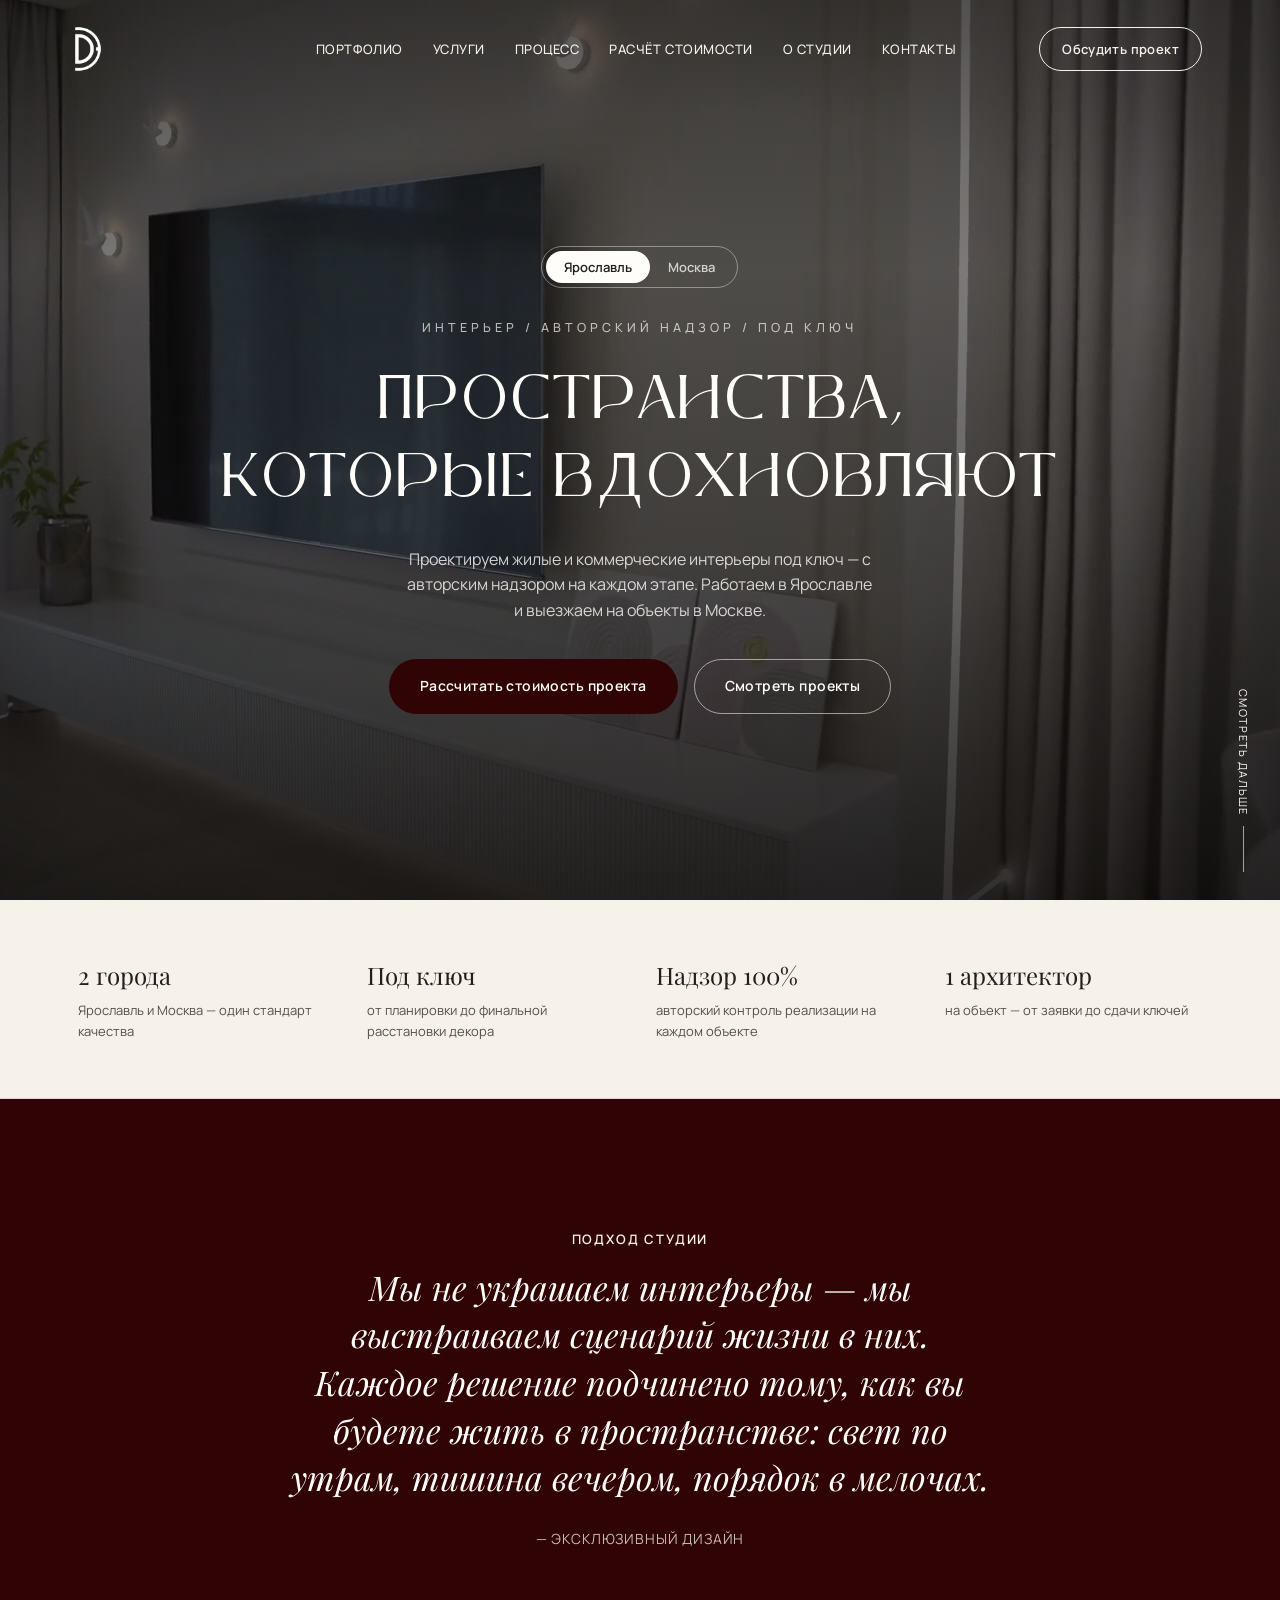
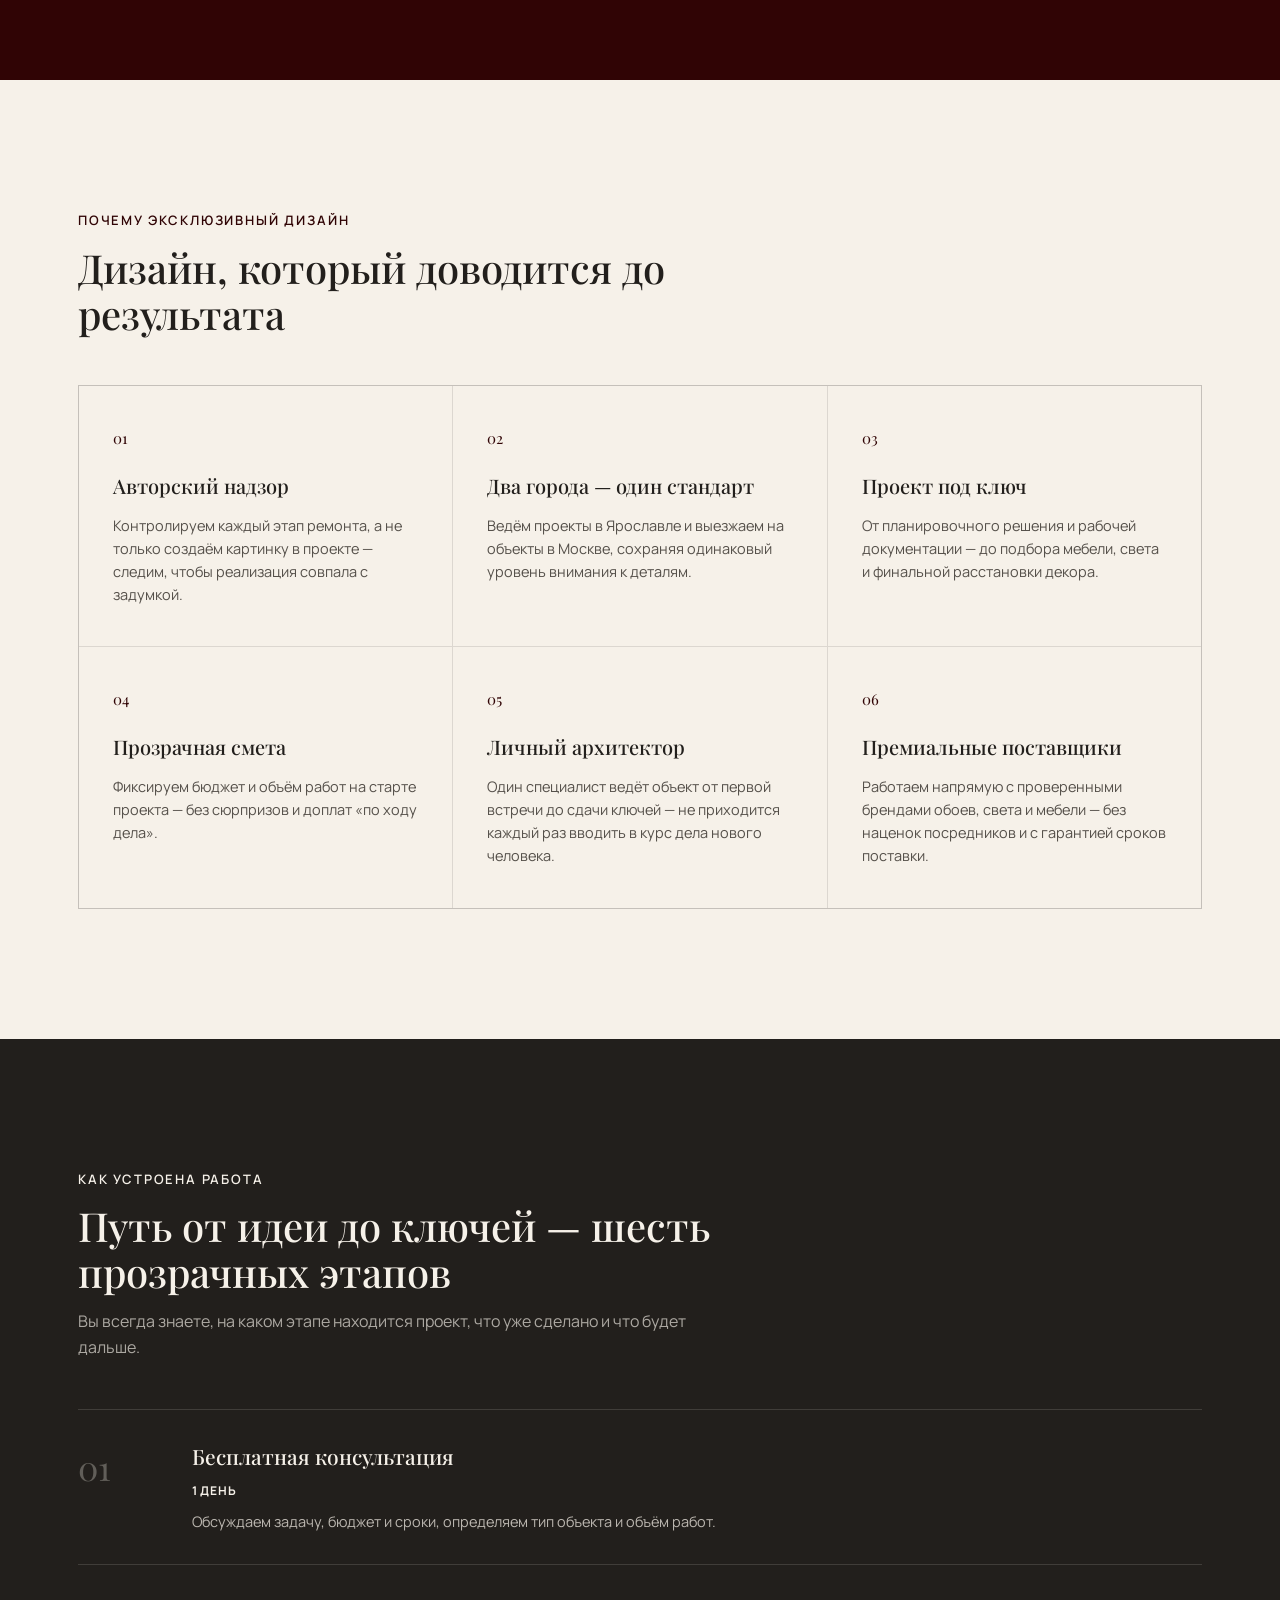
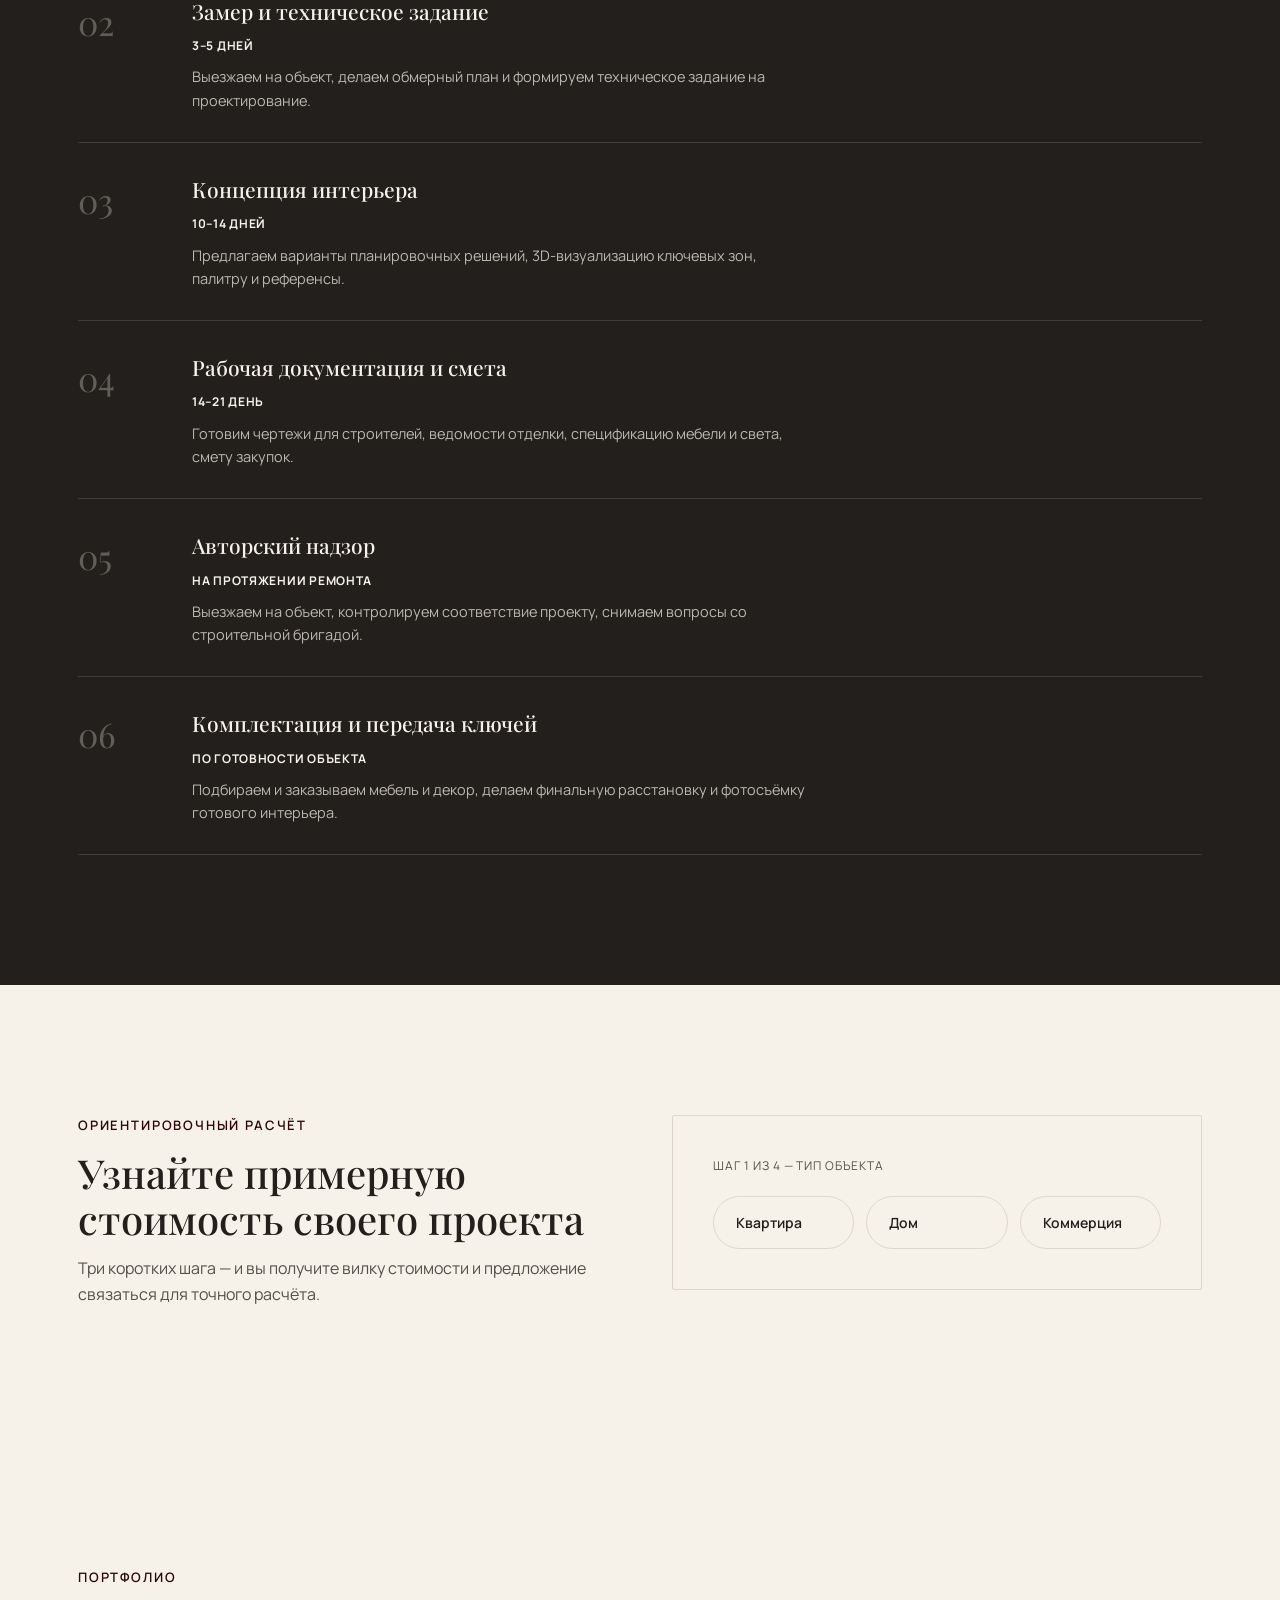
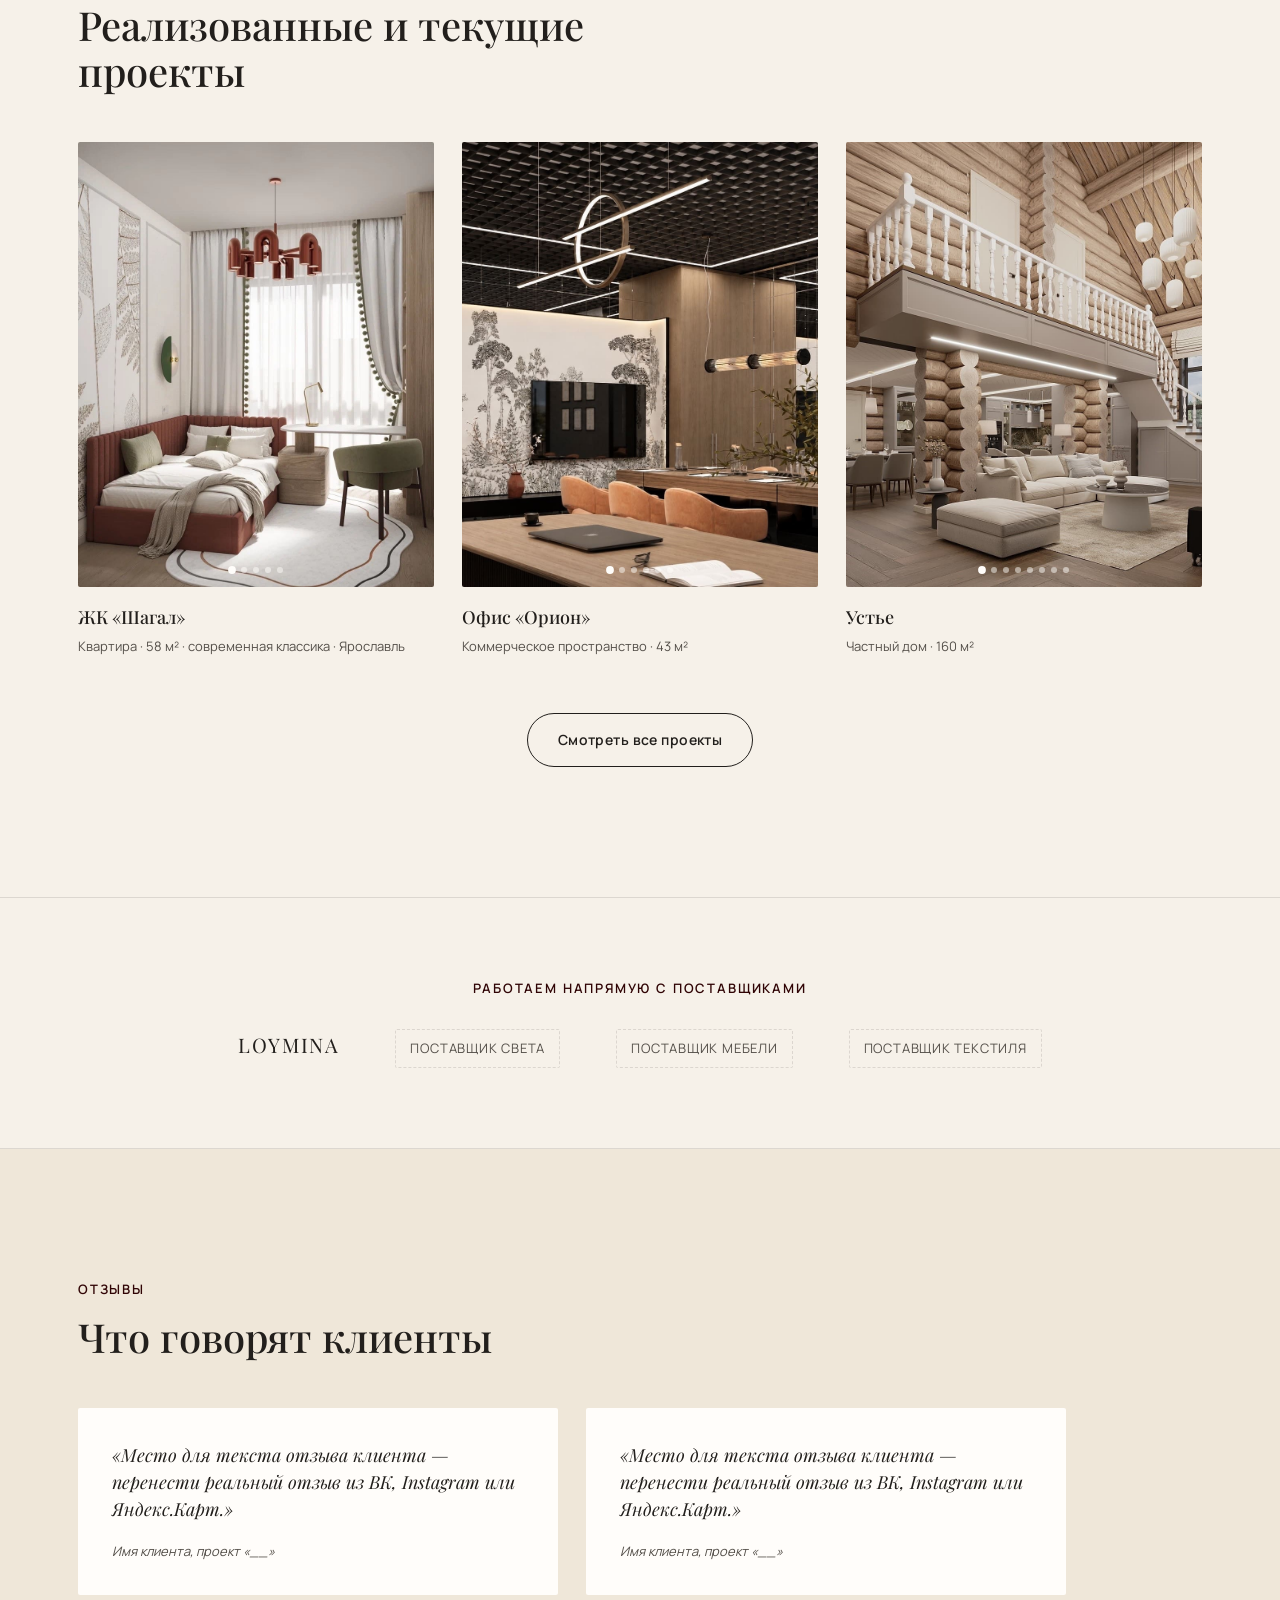
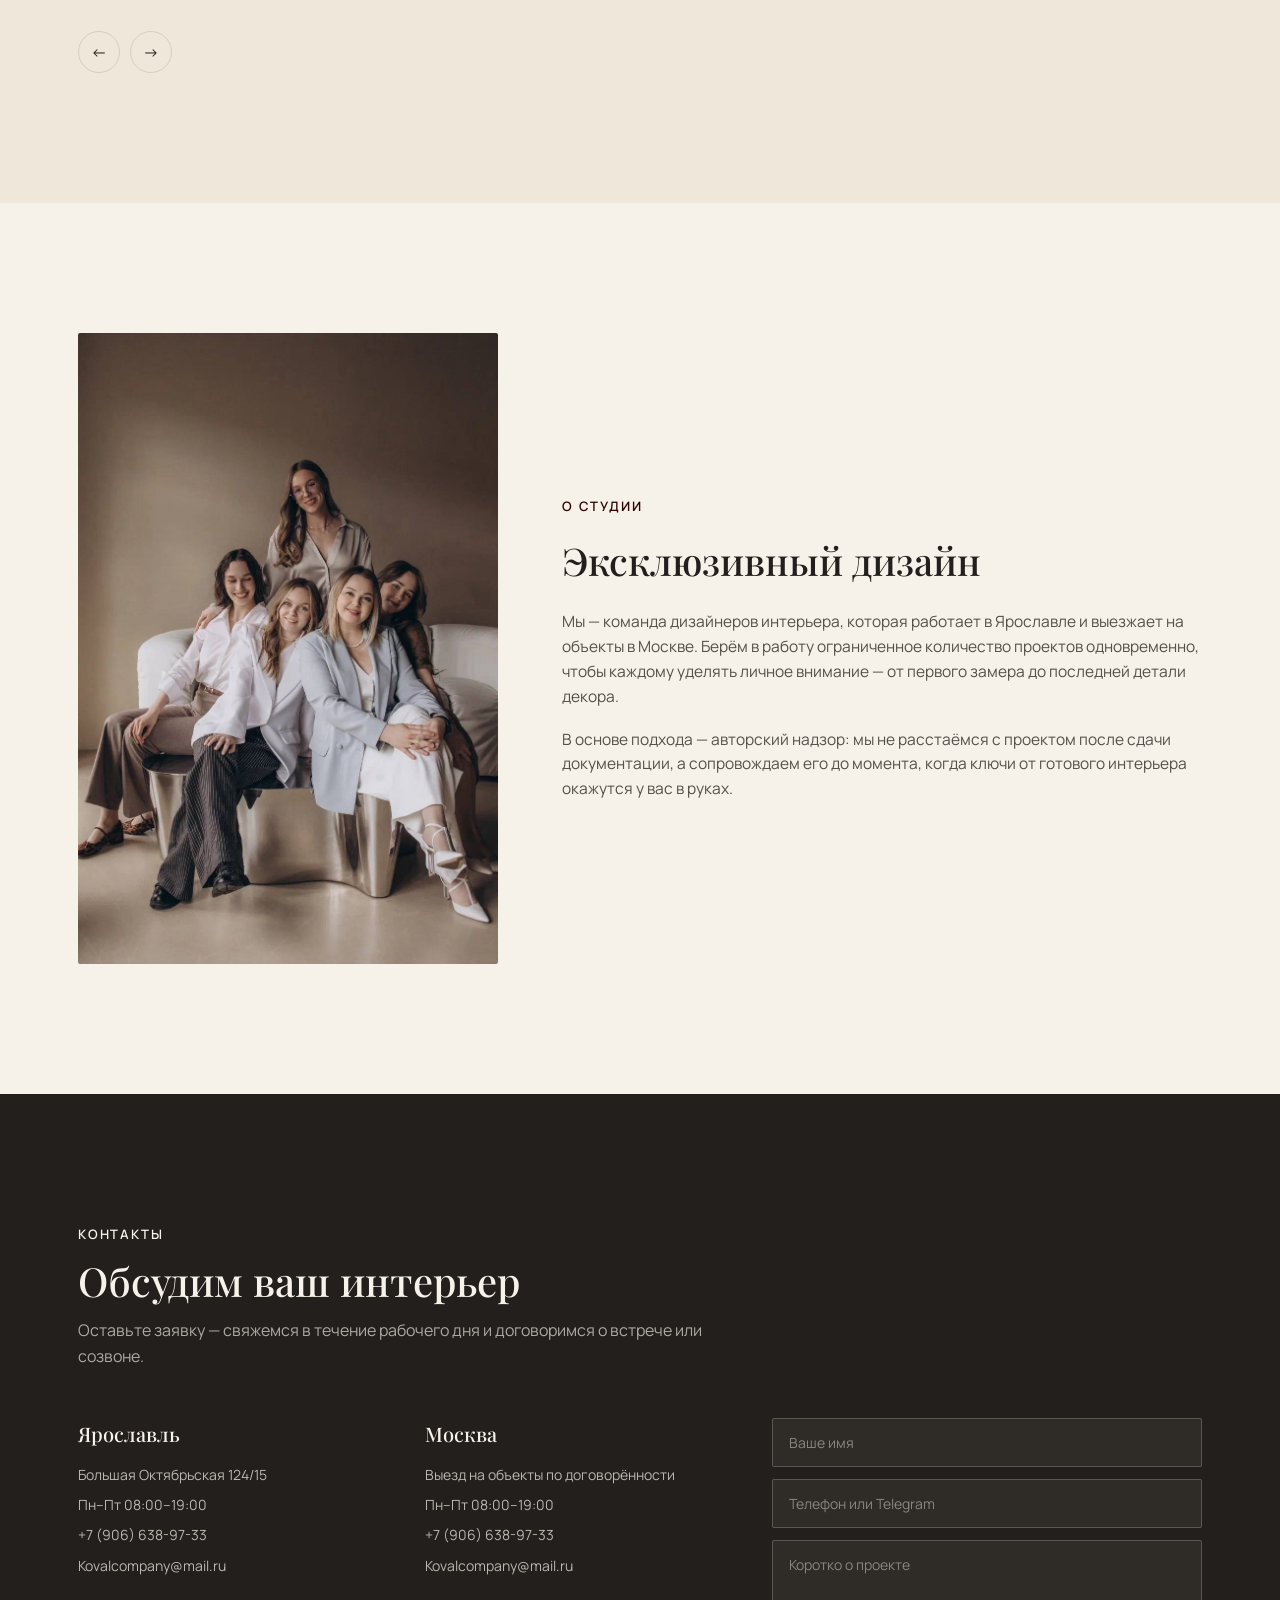
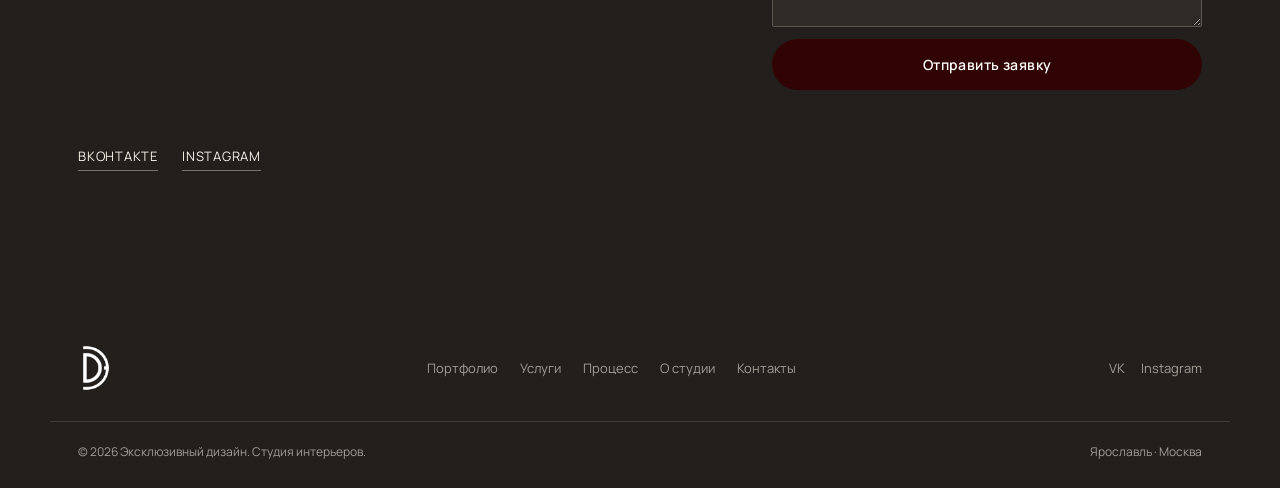
<file: index.html>
<!DOCTYPE html>
<html lang="ru">
<head>
<meta charset="UTF-8">
<meta name="viewport" content="width=device-width, initial-scale=1.0">
<title>Эксклюзивный дизайн — студия интерьеров | Ярославль · Москва</title>
<meta name="description" content="Студия «Эксклюзивный дизайн»: проектирование жилых и коммерческих интерьеров под ключ, авторский надзор. Ярославль и Москва.">
<link rel="icon" type="image/png" href="assets/images/logo/logo.png">

<!-- ===================================================================
     ЛОГОТИП И ФОТО — ИНСТРУКЦИЯ ДЛЯ ЗАМЕНЫ
     Логотип (монограмма) уже подключён из assets/images/logo/logo.png.
     Фото проектов пока стилизованные плейсхолдеры с подписью нужного кадра.
     Как только пришлёте фото:
     Разложить по assets/images/portfolio/ с именами вида
     shagal-1.jpg, kormilitsino-1.jpg, office-1.jpg и т.д.,
     затем в блоке .ph-photo заменить div на <img src="..." alt="...">
     — конкретная подпись нужного кадра указана в data-note каждого блока.
     =================================================================== -->

<link rel="preconnect" href="https://fonts.googleapis.com">
<link rel="preconnect" href="https://fonts.gstatic.com" crossorigin>
<link href="https://fonts.googleapis.com/css2?family=Playfair+Display:ital,wght@0,400;0,500;0,600;0,700;1,400;1,500&family=Manrope:wght@400;500;600;700&display=swap" rel="stylesheet">
<link rel="stylesheet" href="css/style.css">
</head>
<body>

<!-- ============================= HEADER ============================= -->
<header class="site-header" id="siteHeader">
  <div class="wrap header-inner">
    <a href="#top" class="logo" aria-label="Эксклюзивный дизайн — на главную">
      <span class="logo-icon"><img src="assets/images/logo/logo.png" alt="Эксклюзивный дизайн"></span>
    </a>

    <nav class="main-nav" id="mainNav">
      <a href="portfolio.html">Портфолио</a>
      <a href="#services">Услуги</a>
      <a href="#process">Процесс</a>
      <a href="#calculator">Расчёт стоимости</a>
      <a href="#about">О студии</a>
      <a href="#contact">Контакты</a>
      <a href="#calculator" class="btn btn-accent btn-small nav-cta">Обсудить проект</a>
    </nav>

    <div class="header-actions">
      <a href="#calculator" class="btn btn-ghost btn-small header-cta">Обсудить проект</a>
      <button class="nav-toggle" id="navToggle" aria-label="Открыть меню" aria-expanded="false">
        <span></span><span></span><span></span>
      </button>
    </div>
  </div>
</header>

<main id="top">

  <!-- ============================= HERO ============================= -->
  <section class="hero">
    <div class="hero-media">
      <video class="hero-media-img" autoplay muted loop playsinline preload="auto" poster="assets/video/hero-poster.jpg">
        <source src="assets/video/hero.mp4" type="video/mp4">
      </video>
    </div>
    <div class="hero-vignette"></div>
    <div class="hero-scrim"></div>

    <div class="wrap hero-content">
      <div class="city-toggle" role="group" aria-label="Город">
        <button type="button" class="city-btn is-active" data-city="yar">Ярославль</button>
        <button type="button" class="city-btn" data-city="msk">Москва</button>
      </div>

      <span class="hero-eyebrow">ИНТЕРЬЕР / АВТОРСКИЙ НАДЗОР / ПОД КЛЮЧ</span>

      <h1 class="hero-title">Пространства,<br>которые вдохновляют</h1>

      <p class="hero-sub" id="heroSub">
        Проектируем жилые и коммерческие интерьеры под ключ — с авторским надзором на&nbsp;каждом этапе.
        Работаем в&nbsp;Ярославле и&nbsp;выезжаем на&nbsp;объекты в&nbsp;Москве.
      </p>

      <div class="hero-actions">
        <a href="#calculator" class="btn btn-accent">Рассчитать стоимость проекта</a>
        <a href="portfolio.html" class="btn btn-ghost">Смотреть проекты</a>
      </div>
    </div>

    <a href="#trust" class="scroll-cue" aria-label="Прокрутить вниз">
      <span>смотреть дальше</span>
      <i></i>
    </a>
  </section>

  <!-- ======================= TRUST / BADGES ======================= -->
  <section class="trust" id="trust">
    <div class="wrap trust-grid">
      <div class="trust-item">
        <span class="trust-num">2 города</span>
        <span class="trust-label">Ярославль и Москва — один стандарт качества</span>
      </div>
      <div class="trust-item">
        <span class="trust-num">Под ключ</span>
        <span class="trust-label">от планировки до финальной расстановки декора</span>
      </div>
      <div class="trust-item">
        <span class="trust-num">Надзор 100%</span>
        <span class="trust-label">авторский контроль реализации на каждом объекте</span>
      </div>
      <div class="trust-item">
        <span class="trust-num">1 архитектор</span>
        <span class="trust-label">на объект — от заявки до сдачи ключей</span>
      </div>
    </div>
    <!-- TODO(студия): если готовы делиться цифрами — заменить блок на анимированные
         счётчики (лет на рынке / проектов / м²). Разметка для этого есть в js/main.js
         в функции initCounters() — сейчас не используется, чтобы не публиковать
         непроверенные данные. -->
  </section>

  <!-- ========================= PHILOSOPHY ========================= -->
  <section class="philosophy">
    <div class="wrap philosophy-inner">
      <span class="eyebrow">Подход студии</span>
      <blockquote class="philosophy-quote">
        Мы не украшаем интерьеры — мы выстраиваем сценарий жизни в них.
        Каждое решение подчинено тому, как вы будете жить в пространстве:
        свет по утрам, тишина вечером, порядок в мелочах.
      </blockquote>
      <p class="philosophy-sign">— Эксклюзивный дизайн</p>
    </div>
  </section>

  <!-- ===================== DIFFERENTIATORS ========================= -->
  <section class="services" id="services">
    <div class="wrap">
      <div class="section-head">
        <span class="eyebrow">Почему Эксклюзивный дизайн</span>
        <h2>Дизайн, который доводится до результата</h2>
      </div>

      <div class="cards-grid">
        <article class="feature-card">
          <span class="feature-num">01</span>
          <h3>Авторский надзор</h3>
          <p>Контролируем каждый этап ремонта, а не только создаём картинку в проекте — следим, чтобы реализация совпала с задумкой.</p>
        </article>
        <article class="feature-card">
          <span class="feature-num">02</span>
          <h3>Два города — один стандарт</h3>
          <p>Ведём проекты в Ярославле и выезжаем на объекты в Москве, сохраняя одинаковый уровень внимания к деталям.</p>
        </article>
        <article class="feature-card">
          <span class="feature-num">03</span>
          <h3>Проект под ключ</h3>
          <p>От планировочного решения и рабочей документации — до подбора мебели, света и финальной расстановки декора.</p>
        </article>
        <article class="feature-card">
          <span class="feature-num">04</span>
          <h3>Прозрачная смета</h3>
          <p>Фиксируем бюджет и объём работ на старте проекта — без сюрпризов и доплат «по ходу дела».</p>
        </article>
        <article class="feature-card">
          <span class="feature-num">05</span>
          <h3>Личный архитектор</h3>
          <p>Один специалист ведёт объект от первой встречи до сдачи ключей — не приходится каждый раз вводить в курс дела нового человека.</p>
        </article>
        <article class="feature-card">
          <span class="feature-num">06</span>
          <h3>Премиальные поставщики</h3>
          <p>Работаем напрямую с проверенными брендами обоев, света и мебели — без наценок посредников и с гарантией сроков поставки.</p>
        </article>
      </div>
    </div>
  </section>

  <!-- ========================= PROCESS (SALES STRUCTURE) ========================= -->
  <section class="process" id="process">
    <div class="wrap">
      <div class="section-head">
        <span class="eyebrow">Как устроена работа</span>
        <h2>Путь от идеи до ключей — шесть прозрачных этапов</h2>
        <p class="section-lead">Вы всегда знаете, на каком этапе находится проект, что уже сделано и что будет дальше.</p>
      </div>

      <ol class="timeline" id="timeline">
        <li class="timeline-step">
          <div class="timeline-marker"><span>01</span></div>
          <div class="timeline-body">
            <h3>Бесплатная консультация</h3>
            <span class="timeline-time">1 день</span>
            <p>Обсуждаем задачу, бюджет и сроки, определяем тип объекта и объём работ.</p>
          </div>
        </li>
        <li class="timeline-step">
          <div class="timeline-marker"><span>02</span></div>
          <div class="timeline-body">
            <h3>Замер и техническое задание</h3>
            <span class="timeline-time">3–5 дней</span>
            <p>Выезжаем на объект, делаем обмерный план и формируем техническое задание на проектирование.</p>
          </div>
        </li>
        <li class="timeline-step">
          <div class="timeline-marker"><span>03</span></div>
          <div class="timeline-body">
            <h3>Концепция интерьера</h3>
            <span class="timeline-time">10–14 дней</span>
            <p>Предлагаем варианты планировочных решений, 3D-визуализацию ключевых зон, палитру и референсы.</p>
          </div>
        </li>
        <li class="timeline-step">
          <div class="timeline-marker"><span>04</span></div>
          <div class="timeline-body">
            <h3>Рабочая документация и смета</h3>
            <span class="timeline-time">14–21 день</span>
            <p>Готовим чертежи для строителей, ведомости отделки, спецификацию мебели и света, смету закупок.</p>
          </div>
        </li>
        <li class="timeline-step">
          <div class="timeline-marker"><span>05</span></div>
          <div class="timeline-body">
            <h3>Авторский надзор</h3>
            <span class="timeline-time">на протяжении ремонта</span>
            <p>Выезжаем на объект, контролируем соответствие проекту, снимаем вопросы со строительной бригадой.</p>
          </div>
        </li>
        <li class="timeline-step">
          <div class="timeline-marker"><span>06</span></div>
          <div class="timeline-body">
            <h3>Комплектация и передача ключей</h3>
            <span class="timeline-time">по готовности объекта</span>
            <p>Подбираем и заказываем мебель и декор, делаем финальную расстановку и фотосъёмку готового интерьера.</p>
          </div>
        </li>
      </ol>
    </div>
  </section>

  <!-- ========================= CALCULATOR (LEAD) ========================= -->
  <section class="calculator" id="calculator">
    <div class="wrap calc-wrap">
      <div class="section-head calc-head">
        <span class="eyebrow">Ориентировочный расчёт</span>
        <h2>Узнайте примерную стоимость своего проекта</h2>
        <p class="section-lead">Три коротких шага — и вы получите вилку стоимости и предложение связаться для точного расчёта.</p>
      </div>

      <form class="calc-form" id="calcForm" novalidate>

        <div class="calc-step is-active" data-step="1">
          <span class="calc-step-label">Шаг 1 из 4 — тип объекта</span>
          <div class="calc-options" data-group="type">
            <button type="button" class="calc-option" data-value="flat">Квартира</button>
            <button type="button" class="calc-option" data-value="house">Дом</button>
            <button type="button" class="calc-option" data-value="commercial">Коммерция</button>
          </div>
        </div>

        <div class="calc-step" data-step="2">
          <span class="calc-step-label">Шаг 2 из 4 — площадь объекта</span>
          <div class="calc-range">
            <input type="range" id="areaRange" min="20" max="500" value="80" step="5">
            <output for="areaRange" id="areaOutput">80 м²</output>
          </div>
          <div class="calc-nav">
            <button type="button" class="btn btn-ghost btn-small" data-back>Назад</button>
            <button type="button" class="btn btn-accent btn-small" data-next>Далее</button>
          </div>
        </div>

        <div class="calc-step" data-step="3">
          <span class="calc-step-label">Шаг 3 из 4 — формат работы</span>
          <div class="calc-options calc-options-vert" data-group="scope">
            <button type="button" class="calc-option" data-value="design">Дизайн-проект</button>
            <button type="button" class="calc-option" data-value="supervision">Дизайн + авторский надзор</button>
            <button type="button" class="calc-option" data-value="turnkey">Дизайн под ключ с комплектацией</button>
          </div>
          <div class="calc-nav">
            <button type="button" class="btn btn-ghost btn-small" data-back>Назад</button>
          </div>
        </div>

        <div class="calc-step" data-step="4">
          <span class="calc-step-label">Шаг 4 из 4 — контакты</span>

          <div class="calc-result" id="calcResult">
            <span class="calc-result-label">Ориентировочная стоимость</span>
            <span class="calc-result-value" id="calcResultValue">—</span>
            <span class="calc-result-note">Точная смета — после консультации и замера</span>
          </div>

          <div class="calc-fields">
            <input type="text" name="name" placeholder="Ваше имя" required>
            <input type="tel" name="phone" placeholder="Телефон или Telegram" required>
          </div>
          <div class="calc-nav">
            <button type="button" class="btn btn-ghost btn-small" data-back>Назад</button>
            <button type="submit" class="btn btn-accent">Получить точный расчёт</button>
          </div>
          <p class="calc-disclaimer">Нажимая кнопку, вы соглашаетесь на обработку персональных данных.</p>
        </div>

      </form>

      <!-- TODO(студия): форма сейчас не подключена к бэкенду/CRM — нужно указать,
           куда отправлять заявки (Telegram-бот, почта, amoCRM и т.д.). Логика
           расчёта — в js/main.js, функция calcPrice(); ставки за м² условные,
           заменить на реальные перед запуском. -->
    </div>
  </section>

  <!-- ========================= PORTFOLIO (TEASER) ========================= -->
  <section class="portfolio" id="portfolio">
    <div class="wrap">
      <div class="section-head">
        <span class="eyebrow">Портфолио</span>
        <h2>Реализованные и текущие проекты</h2>
      </div>

      <div class="portfolio-grid" id="portfolioGrid">

        <article class="portfolio-card" data-cat="flat">
          <div class="portfolio-photo portfolio-gallery">
            <img class="gallery-img is-active" src="assets/images/portfolio/shagal-0.jpg" alt="ЖК «Шагал» — спальня">
            <img class="gallery-img" src="assets/images/portfolio/shagal-1.jpg" alt="ЖК «Шагал» — гостиная с картиной">
            <img class="gallery-img" src="assets/images/portfolio/shagal-2.jpg" alt="ЖК «Шагал» — кухня-столовая">
            <img class="gallery-img" src="assets/images/portfolio/shagal-3.jpg" alt="ЖК «Шагал» — гостиная с диваном">
            <img class="gallery-img" src="assets/images/portfolio/shagal-4.jpg" alt="ЖК «Шагал» — спальня, вид 2">
            <button type="button" class="gallery-nav gallery-prev" aria-label="Предыдущее фото">‹</button>
            <button type="button" class="gallery-nav gallery-next" aria-label="Следующее фото">›</button>
            <div class="gallery-dots">
              <span class="dot is-active"></span><span class="dot"></span><span class="dot"></span><span class="dot"></span><span class="dot"></span>
            </div>
          </div>
          <div class="portfolio-info">
            <h3><a href="shagal.html">ЖК «Шагал»</a></h3>
            <span>Квартира · 58 м² · современная классика · Ярославль</span>
          </div>
        </article>

        <article class="portfolio-card" data-cat="commercial">
          <div class="portfolio-photo portfolio-gallery">
            <img class="gallery-img is-active" src="assets/images/portfolio/office-0.jpg" alt="Офис «Орион» — зона отдыха с ботанической стеной">
            <img class="gallery-img" src="assets/images/portfolio/office-1.jpg" alt="Офис «Орион» — кабинет руководителя">
            <img class="gallery-img" src="assets/images/portfolio/office-2.jpg" alt="Офис «Орион» — переговорная">
            <img class="gallery-img" src="assets/images/portfolio/office-3.jpg" alt="Офис «Орион» — зона у окна">
            <img class="gallery-img" src="assets/images/portfolio/office-4.jpg" alt="Офис «Орион» — кабинет, вид 2">
            <img class="gallery-img" src="assets/images/portfolio/office-5.jpg" alt="Офис «Орион» — кухня-кофепоинт">
            <button type="button" class="gallery-nav gallery-prev" aria-label="Предыдущее фото">‹</button>
            <button type="button" class="gallery-nav gallery-next" aria-label="Следующее фото">›</button>
            <div class="gallery-dots">
              <span class="dot is-active"></span><span class="dot"></span><span class="dot"></span><span class="dot"></span><span class="dot"></span><span class="dot"></span>
            </div>
          </div>
          <div class="portfolio-info">
            <h3><a href="office.html">Офис «Орион»</a></h3>
            <span>Коммерческое пространство · 43 м²</span>
          </div>
        </article>

        <article class="portfolio-card" data-cat="house">
          <div class="portfolio-photo portfolio-gallery">
            <img class="gallery-img is-active" src="assets/images/portfolio/ustye-0.jpg" alt="Устье — гостиная с антресолью из бруса">
            <img class="gallery-img" src="assets/images/portfolio/ustye-1.jpg" alt="Устье — гостиная, диванная зона">
            <img class="gallery-img" src="assets/images/portfolio/ustye-2.jpg" alt="Устье — лестница на второй этаж">
            <img class="gallery-img" src="assets/images/portfolio/ustye-3.jpg" alt="Устье — столовая зона">
            <img class="gallery-img" src="assets/images/portfolio/ustye-4.jpg" alt="Устье — гостиная с телевизором">
            <img class="gallery-img" src="assets/images/portfolio/ustye-5.jpg" alt="Устье — кухонный остров">
            <img class="gallery-img" src="assets/images/portfolio/ustye-6.jpg" alt="Устье — спальня под скатной крышей">
            <img class="gallery-img" src="assets/images/portfolio/ustye-7.jpg" alt="Устье — зона отдыха у окна">
            <button type="button" class="gallery-nav gallery-prev" aria-label="Предыдущее фото">‹</button>
            <button type="button" class="gallery-nav gallery-next" aria-label="Следующее фото">›</button>
            <div class="gallery-dots">
              <span class="dot is-active"></span><span class="dot"></span><span class="dot"></span><span class="dot"></span><span class="dot"></span><span class="dot"></span><span class="dot"></span><span class="dot"></span>
            </div>
          </div>
          <div class="portfolio-info">
            <h3><a href="ustye.html">Устье</a></h3>
            <span>Частный дом · 160 м²</span>
          </div>
        </article>

      </div>

      <div class="portfolio-more">
        <a href="portfolio.html" class="btn btn-ghost">Смотреть все проекты</a>
      </div>
    </div>
  </section>

  <!-- ========================= PARTNERS ========================= -->
  <section class="partners">
    <div class="wrap">
      <span class="eyebrow eyebrow-center">Работаем напрямую с поставщиками</span>
      <div class="partners-row">
        <span class="partner-mark">LOYMINA</span>
        <span class="partner-mark ph-mark">Поставщик света</span>
        <span class="partner-mark ph-mark">Поставщик мебели</span>
        <span class="partner-mark ph-mark">Поставщик текстиля</span>
      </div>
      <!-- TODO(студия): LOYMINA — из шапки Instagram (@loymina_yar). Остальные
           плейсхолдеры заменить на реальных партнёров-поставщиков. -->
    </div>
  </section>

  <!-- ========================= TESTIMONIALS ========================= -->
  <section class="testimonials">
    <div class="wrap">
      <div class="section-head">
        <span class="eyebrow">Отзывы</span>
        <h2>Что говорят клиенты</h2>
      </div>

      <div class="testi-track" id="testiTrack">
        <blockquote class="testi-card">
          <p>«Место для текста отзыва клиента — перенести реальный отзыв из ВК, Instagram или Яндекс.Карт.»</p>
          <cite>Имя клиента, проект «__»</cite>
        </blockquote>
        <blockquote class="testi-card">
          <p>«Место для текста отзыва клиента — перенести реальный отзыв из ВК, Instagram или Яндекс.Карт.»</p>
          <cite>Имя клиента, проект «__»</cite>
        </blockquote>
        <blockquote class="testi-card">
          <p>«Место для текста отзыва клиента — перенести реальный отзыв из ВК, Instagram или Яндекс.Карт.»</p>
          <cite>Имя клиента, проект «__»</cite>
        </blockquote>
      </div>
      <div class="testi-nav">
        <button type="button" id="testiPrev" aria-label="Предыдущий отзыв">←</button>
        <button type="button" id="testiNext" aria-label="Следующий отзыв">→</button>
      </div>
    </div>
  </section>

  <!-- ========================= ABOUT ========================= -->
  <section class="about" id="about">
    <div class="wrap about-inner">
      <div class="about-photo">
        <img src="assets/images/misc/team.jpg" alt="Команда Эксклюзивный дизайн">
      </div>
      <div class="about-text">
        <span class="eyebrow">О студии</span>
        <h2>Эксклюзивный дизайн</h2>
        <p>Мы — команда дизайнеров интерьера, которая работает в Ярославле и выезжает на объекты в Москве.
           Берём в работу ограниченное количество проектов одновременно, чтобы каждому уделять
           личное внимание — от первого замера до последней детали декора.</p>
        <p>В основе подхода — авторский надзор: мы не расстаёмся с проектом после сдачи документации,
           а сопровождаем его до момента, когда ключи от готового интерьера окажутся у вас в руках.</p>
        <!-- TODO(студия): добавить реальную историю студии, имена/роли команды, год основания. -->
      </div>
    </div>
  </section>

  <!-- ========================= CONTACT ========================= -->
  <section class="contact" id="contact">
    <div class="wrap">
      <div class="section-head">
        <span class="eyebrow">Контакты</span>
        <h2>Обсудим ваш интерьер</h2>
        <p class="section-lead">Оставьте заявку — свяжемся в течение рабочего дня и договоримся о встрече или созвоне.</p>
      </div>

      <div class="contact-grid">
        <div class="contact-city">
          <h3>Ярославль</h3>
          <p class="contact-detail">Большая Октябрьская 124/15</p>
          <p class="contact-detail">Пн–Пт 08:00–19:00</p>
          <a href="tel:+79066389733" class="contact-detail contact-link">+7 (906) 638-97-33</a>
          <a href="mailto:Kovalcompany@mail.ru" class="contact-detail contact-link">Kovalcompany@mail.ru</a>
        </div>
        <div class="contact-city">
          <h3>Москва</h3>
          <p class="contact-detail">Выезд на объекты по договорённости</p>
          <p class="contact-detail">Пн–Пт 08:00–19:00</p>
          <a href="tel:+79066389733" class="contact-detail contact-link">+7 (906) 638-97-33</a>
          <a href="mailto:Kovalcompany@mail.ru" class="contact-detail contact-link">Kovalcompany@mail.ru</a>
        </div>
        <form class="contact-form" id="contactForm">
          <input type="text" name="name" placeholder="Ваше имя" required>
          <input type="tel" name="phone" placeholder="Телефон или Telegram" required>
          <textarea name="message" placeholder="Коротко о проекте" rows="3"></textarea>
          <button type="submit" class="btn btn-accent">Отправить заявку</button>
        </form>
      </div>

      <div class="contact-social">
        <a href="https://vk.ru/exclusiveproject76" target="_blank" rel="noopener">ВКонтакте</a>
        <a href="https://www.instagram.com/exclusive_design76" target="_blank" rel="noopener">Instagram</a>
      </div>
      <!-- TODO(студия): если нужны Telegram/WhatsApp — сейчас в футере и здесь
           только рабочие ссылки на ВК и Instagram. -->
    </div>
  </section>

</main>

<!-- ============================= FOOTER ============================= -->
<footer class="site-footer">
  <div class="wrap footer-inner">
    <a href="#top" class="logo footer-logo">
      <span class="logo-icon"><img src="assets/images/logo/logo.png" alt="Эксклюзивный дизайн"></span>
    </a>

    <nav class="footer-nav">
      <a href="portfolio.html">Портфолио</a>
      <a href="#services">Услуги</a>
      <a href="#process">Процесс</a>
      <a href="#about">О студии</a>
      <a href="#contact">Контакты</a>
    </nav>

    <div class="footer-social">
      <a href="https://vk.ru/exclusiveproject76" target="_blank" rel="noopener">VK</a>
      <a href="https://www.instagram.com/exclusive_design76" target="_blank" rel="noopener">Instagram</a>
    </div>
  </div>
  <div class="wrap footer-bottom">
    <span>© 2026 Эксклюзивный дизайн. Студия интерьеров.</span>
    <span>Ярославль · Москва</span>
  </div>
</footer>

<script src="js/main.js"></script>
</body>
</html>
</file>
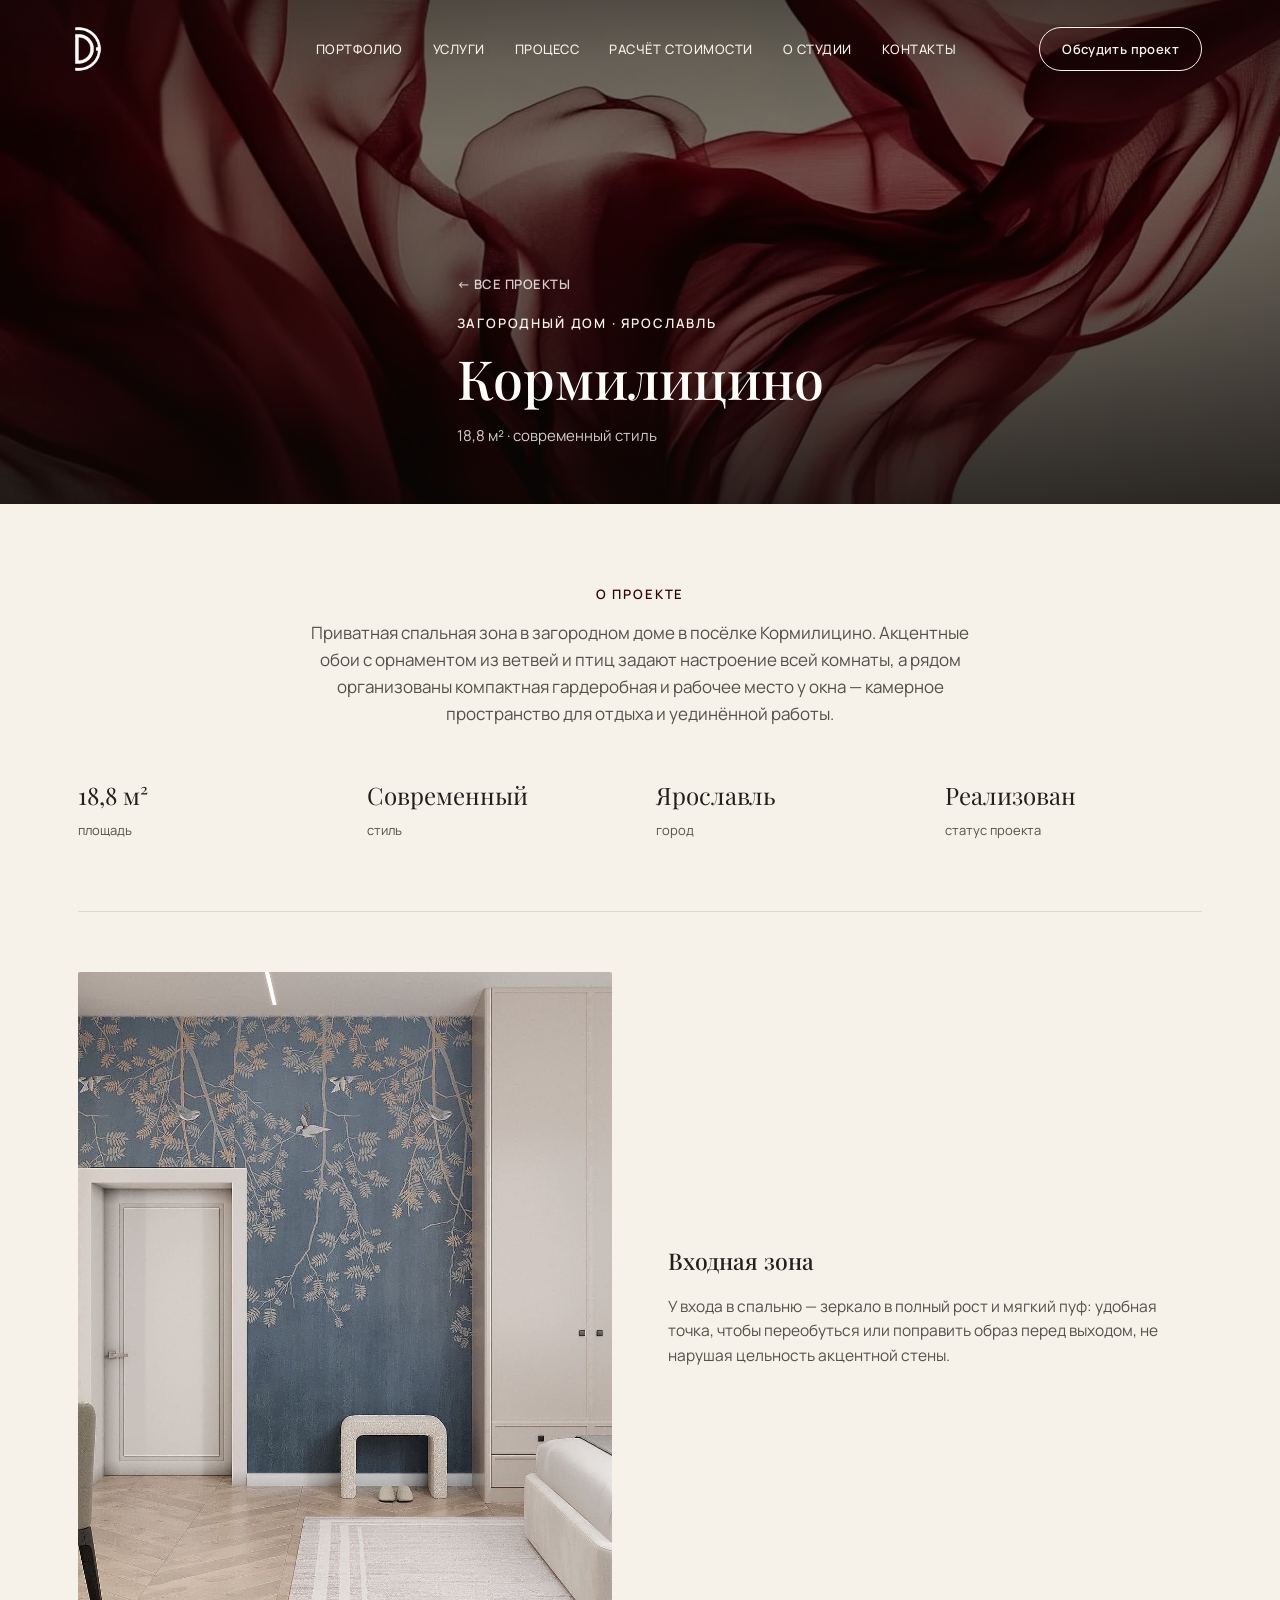
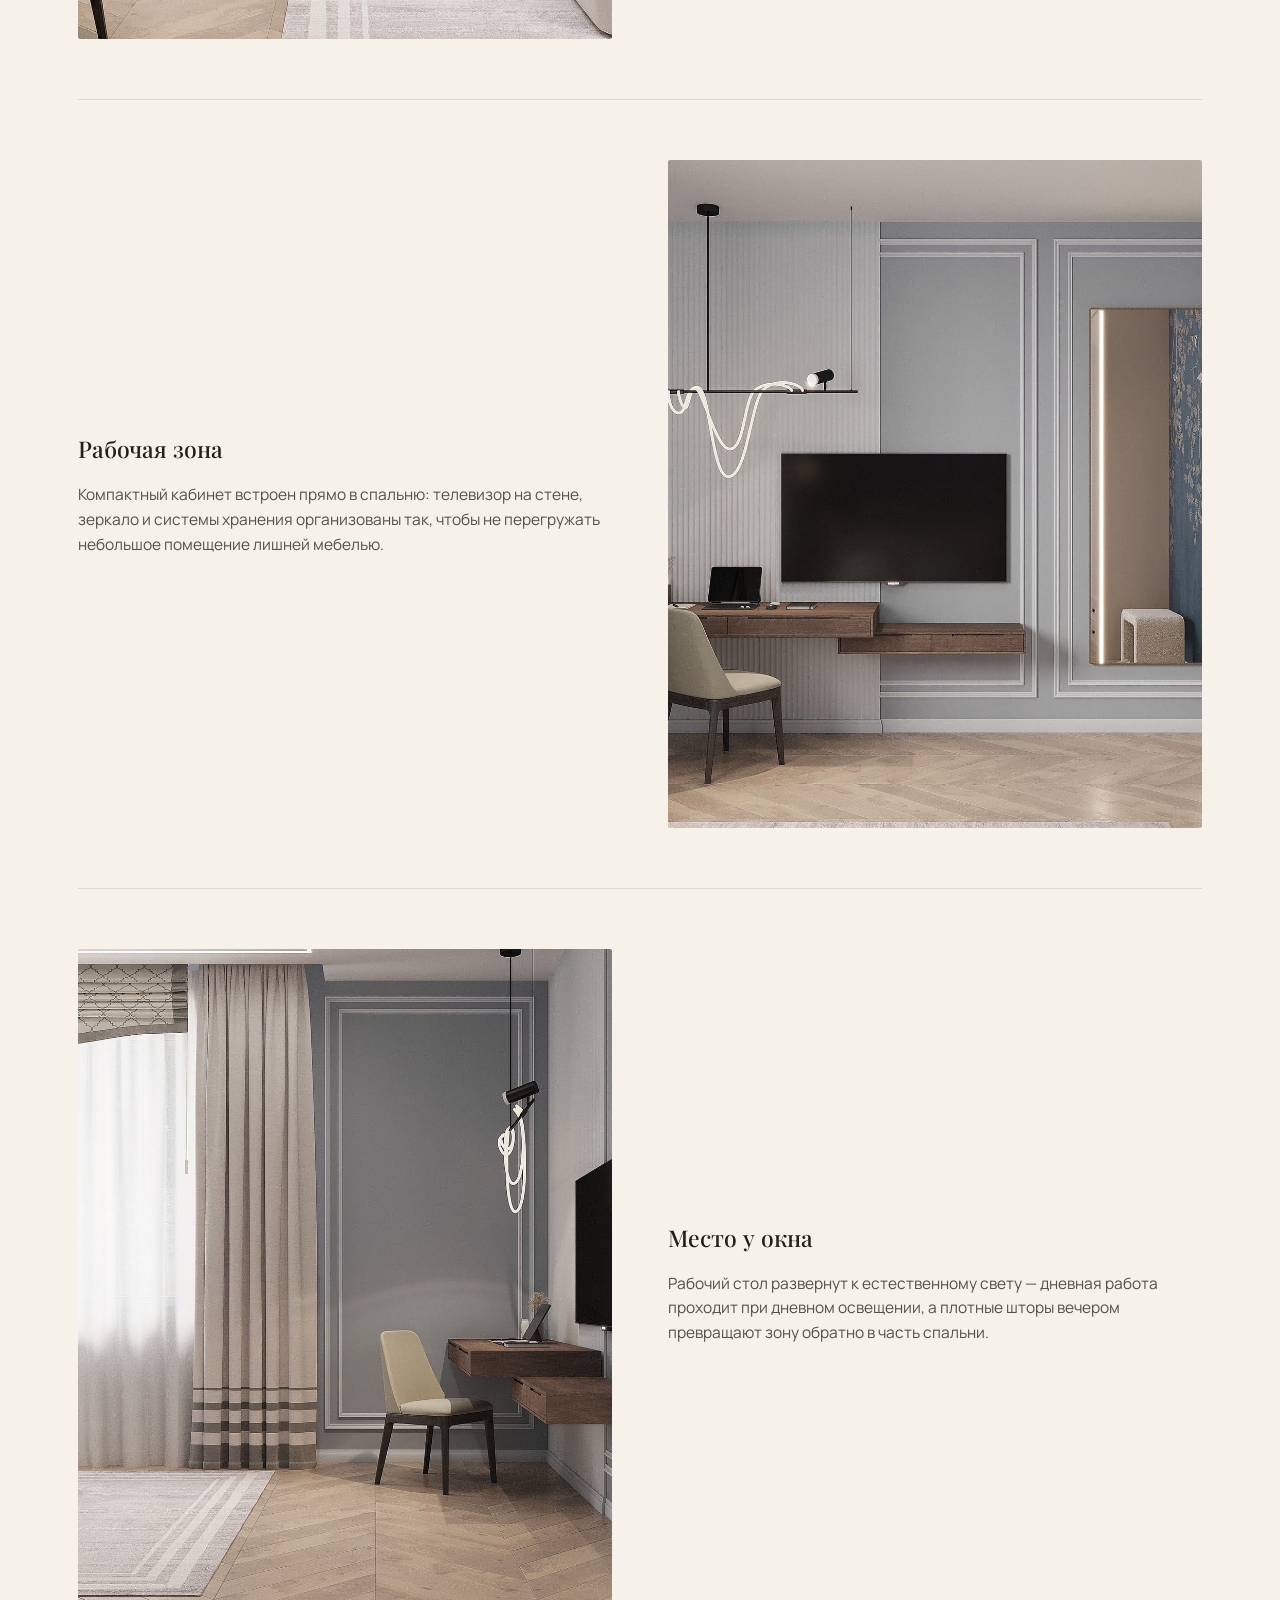
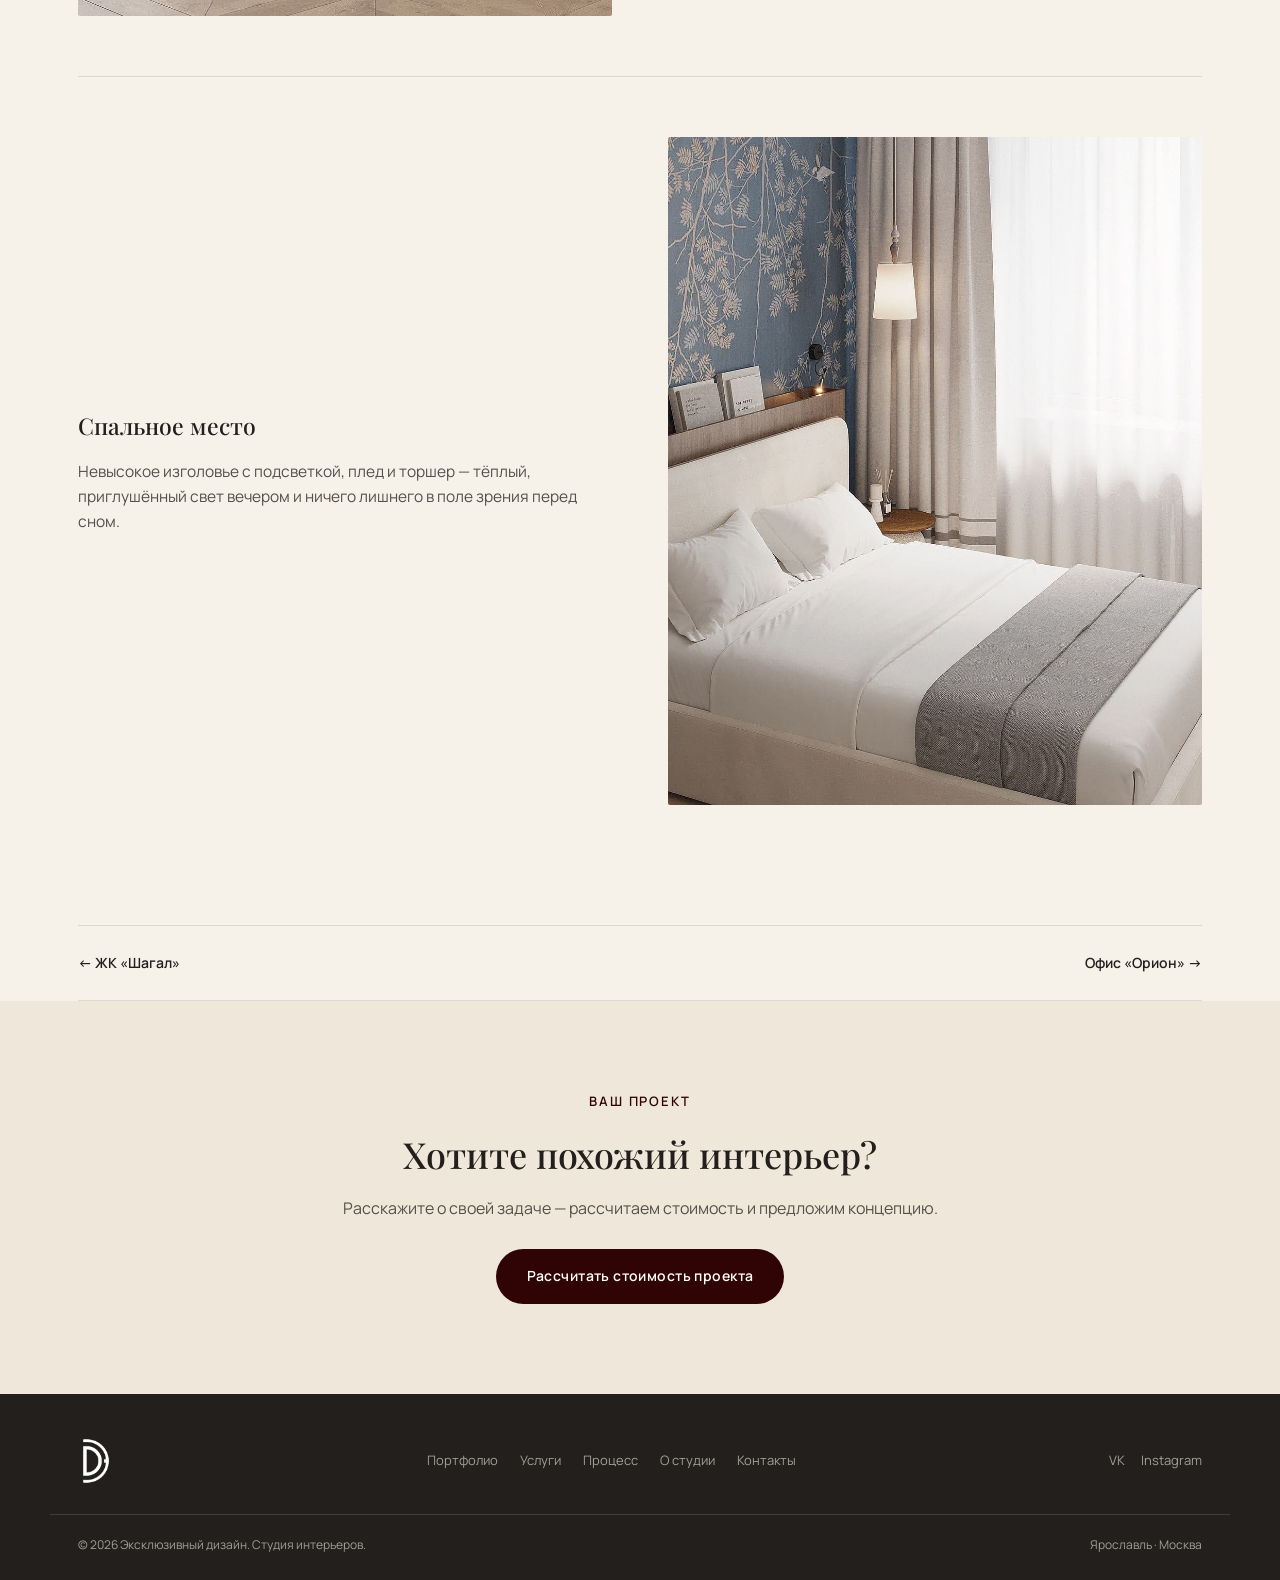
<file: kormilitsino.html>
<!DOCTYPE html>
<html lang="ru">
<head>
<meta charset="UTF-8">
<meta name="viewport" content="width=device-width, initial-scale=1.0">
<title>Кормилицино — спальная зона 18,8 м² | Эксклюзивный дизайн</title>
<meta name="description" content="Дизайн-проект спальной зоны 18,8 м² в загородном доме, посёлок Кормилицино — современный стиль с акцентными обоями.">
<link rel="icon" type="image/png" href="assets/images/logo/logo.png">

<link rel="preconnect" href="https://fonts.googleapis.com">
<link rel="preconnect" href="https://fonts.gstatic.com" crossorigin>
<link href="https://fonts.googleapis.com/css2?family=Playfair+Display:ital,wght@0,400;0,500;0,600;0,700;1,400;1,500&family=Manrope:wght@400;500;600;700&display=swap" rel="stylesheet">
<link rel="stylesheet" href="css/style.css">
</head>
<body>

<!-- ============================= HEADER ============================= -->
<header class="site-header" id="siteHeader">
  <div class="wrap header-inner">
    <a href="index.html" class="logo" aria-label="Эксклюзивный дизайн — на главную">
      <span class="logo-icon"><img src="assets/images/logo/logo.png" alt="Эксклюзивный дизайн"></span>
    </a>

    <nav class="main-nav" id="mainNav">
      <a href="portfolio.html">Портфолио</a>
      <a href="index.html#services">Услуги</a>
      <a href="index.html#process">Процесс</a>
      <a href="index.html#calculator">Расчёт стоимости</a>
      <a href="index.html#about">О студии</a>
      <a href="index.html#contact">Контакты</a>
      <a href="index.html#calculator" class="btn btn-accent btn-small nav-cta">Обсудить проект</a>
    </nav>

    <div class="header-actions">
      <a href="index.html#calculator" class="btn btn-ghost btn-small header-cta">Обсудить проект</a>
      <button class="nav-toggle" id="navToggle" aria-label="Открыть меню" aria-expanded="false">
        <span></span><span></span><span></span>
      </button>
    </div>
  </div>
</header>

<main>

  <!-- ============================= PAGE HERO ============================= -->
  <section class="page-hero">
    <div class="hero-media">
      <img class="hero-media-img" src="assets/images/misc/fabric-accent.jpg" alt="Эксклюзивный дизайн">
    </div>
    <div class="hero-vignette"></div>
    <div class="hero-scrim"></div>

    <div class="wrap page-hero-content">
      <a href="portfolio.html" class="page-back">← Все проекты</a>
      <span class="eyebrow">Загородный дом · Ярославль</span>
      <h1>Кормилицино</h1>
      <p class="page-meta">18,8 м² · современный стиль</p>
    </div>
  </section>

  <!-- ========================= INTRO ========================= -->
  <section class="project-intro">
    <div class="wrap project-intro-inner">
      <span class="eyebrow eyebrow-center">О проекте</span>
      <p>Приватная спальная зона в загородном доме в посёлке Кормилицино.
         Акцентные обои с орнаментом из ветвей и птиц задают настроение всей
         комнаты, а рядом организованы компактная гардеробная и рабочее место
         у окна — камерное пространство для отдыха и уединённой работы.</p>
    </div>
  </section>

  <!-- ========================= META ========================= -->
  <section class="project-meta-row">
    <div class="wrap trust-grid">
      <div class="trust-item">
        <span class="trust-num">18,8 м²</span>
        <span class="trust-label">площадь</span>
      </div>
      <div class="trust-item">
        <span class="trust-num">Современный</span>
        <span class="trust-label">стиль</span>
      </div>
      <div class="trust-item">
        <span class="trust-num">Ярославль</span>
        <span class="trust-label">город</span>
      </div>
      <div class="trust-item">
        <span class="trust-num">Реализован</span>
        <span class="trust-label">статус проекта</span>
      </div>
    </div>
  </section>

  <!-- ========================= ROOMS ========================= -->
  <section class="room-list">
    <div class="wrap">

      <div class="room-grid">
        <div class="room-photo">
          <img src="assets/images/portfolio/kormilitsino-1.jpg" alt="Кормилицино — прихожая у спальни">
        </div>
        <div class="room-text">
          <h3>Входная зона</h3>
          <p>У входа в спальню — зеркало в полный рост и мягкий пуф: удобная
             точка, чтобы переобуться или поправить образ перед выходом, не
             нарушая цельность акцентной стены.</p>
        </div>
      </div>

      <div class="room-grid is-reverse">
        <div class="room-photo">
          <img src="assets/images/portfolio/kormilitsino-2.jpg" alt="Кормилицино — рабочая зона с ТВ">
        </div>
        <div class="room-text">
          <h3>Рабочая зона</h3>
          <p>Компактный кабинет встроен прямо в спальню: телевизор на стене,
             зеркало и системы хранения организованы так, чтобы не перегружать
             небольшое помещение лишней мебелью.</p>
        </div>
      </div>

      <div class="room-grid">
        <div class="room-photo">
          <img src="assets/images/portfolio/kormilitsino-3.jpg" alt="Кормилицино — рабочее место у окна">
        </div>
        <div class="room-text">
          <h3>Место у окна</h3>
          <p>Рабочий стол развернут к естественному свету — дневная работа
             проходит при дневном освещении, а плотные шторы вечером превращают
             зону обратно в часть спальни.</p>
        </div>
      </div>

      <div class="room-grid is-reverse">
        <div class="room-photo">
          <img src="assets/images/portfolio/kormilitsino-4.jpg" alt="Кормилицино — спальня, вид на кровать">
        </div>
        <div class="room-text">
          <h3>Спальное место</h3>
          <p>Невысокое изголовье с подсветкой, плед и торшер — тёплый,
             приглушённый свет вечером и ничего лишнего в поле зрения перед сном.</p>
        </div>
      </div>

    </div>
  </section>

  <!-- ========================= PROJECT NAV ========================= -->
  <section class="wrap">
    <div class="project-nav">
      <a href="shagal.html">← ЖК «Шагал»</a>
      <a href="office.html">Офис «Орион» →</a>
    </div>
  </section>

  <!-- ========================= CTA ========================= -->
  <section class="project-cta">
    <div class="wrap">
      <span class="eyebrow eyebrow-center">Ваш проект</span>
      <h2>Хотите похожий интерьер?</h2>
      <p>Расскажите о своей задаче — рассчитаем стоимость и предложим концепцию.</p>
      <a href="index.html#calculator" class="btn btn-accent">Рассчитать стоимость проекта</a>
    </div>
  </section>

</main>

<!-- ============================= FOOTER ============================= -->
<footer class="site-footer">
  <div class="wrap footer-inner">
    <a href="index.html" class="logo footer-logo">
      <span class="logo-icon"><img src="assets/images/logo/logo.png" alt="Эксклюзивный дизайн"></span>
    </a>

    <nav class="footer-nav">
      <a href="portfolio.html">Портфолио</a>
      <a href="index.html#services">Услуги</a>
      <a href="index.html#process">Процесс</a>
      <a href="index.html#about">О студии</a>
      <a href="index.html#contact">Контакты</a>
    </nav>

    <div class="footer-social">
      <a href="https://vk.ru/exclusiveproject76" target="_blank" rel="noopener">VK</a>
      <a href="https://www.instagram.com/exclusive_design76" target="_blank" rel="noopener">Instagram</a>
    </div>
  </div>
  <div class="wrap footer-bottom">
    <span>© 2026 Эксклюзивный дизайн. Студия интерьеров.</span>
    <span>Ярославль · Москва</span>
  </div>
</footer>

<script src="js/main.js"></script>
</body>
</html>
</file>
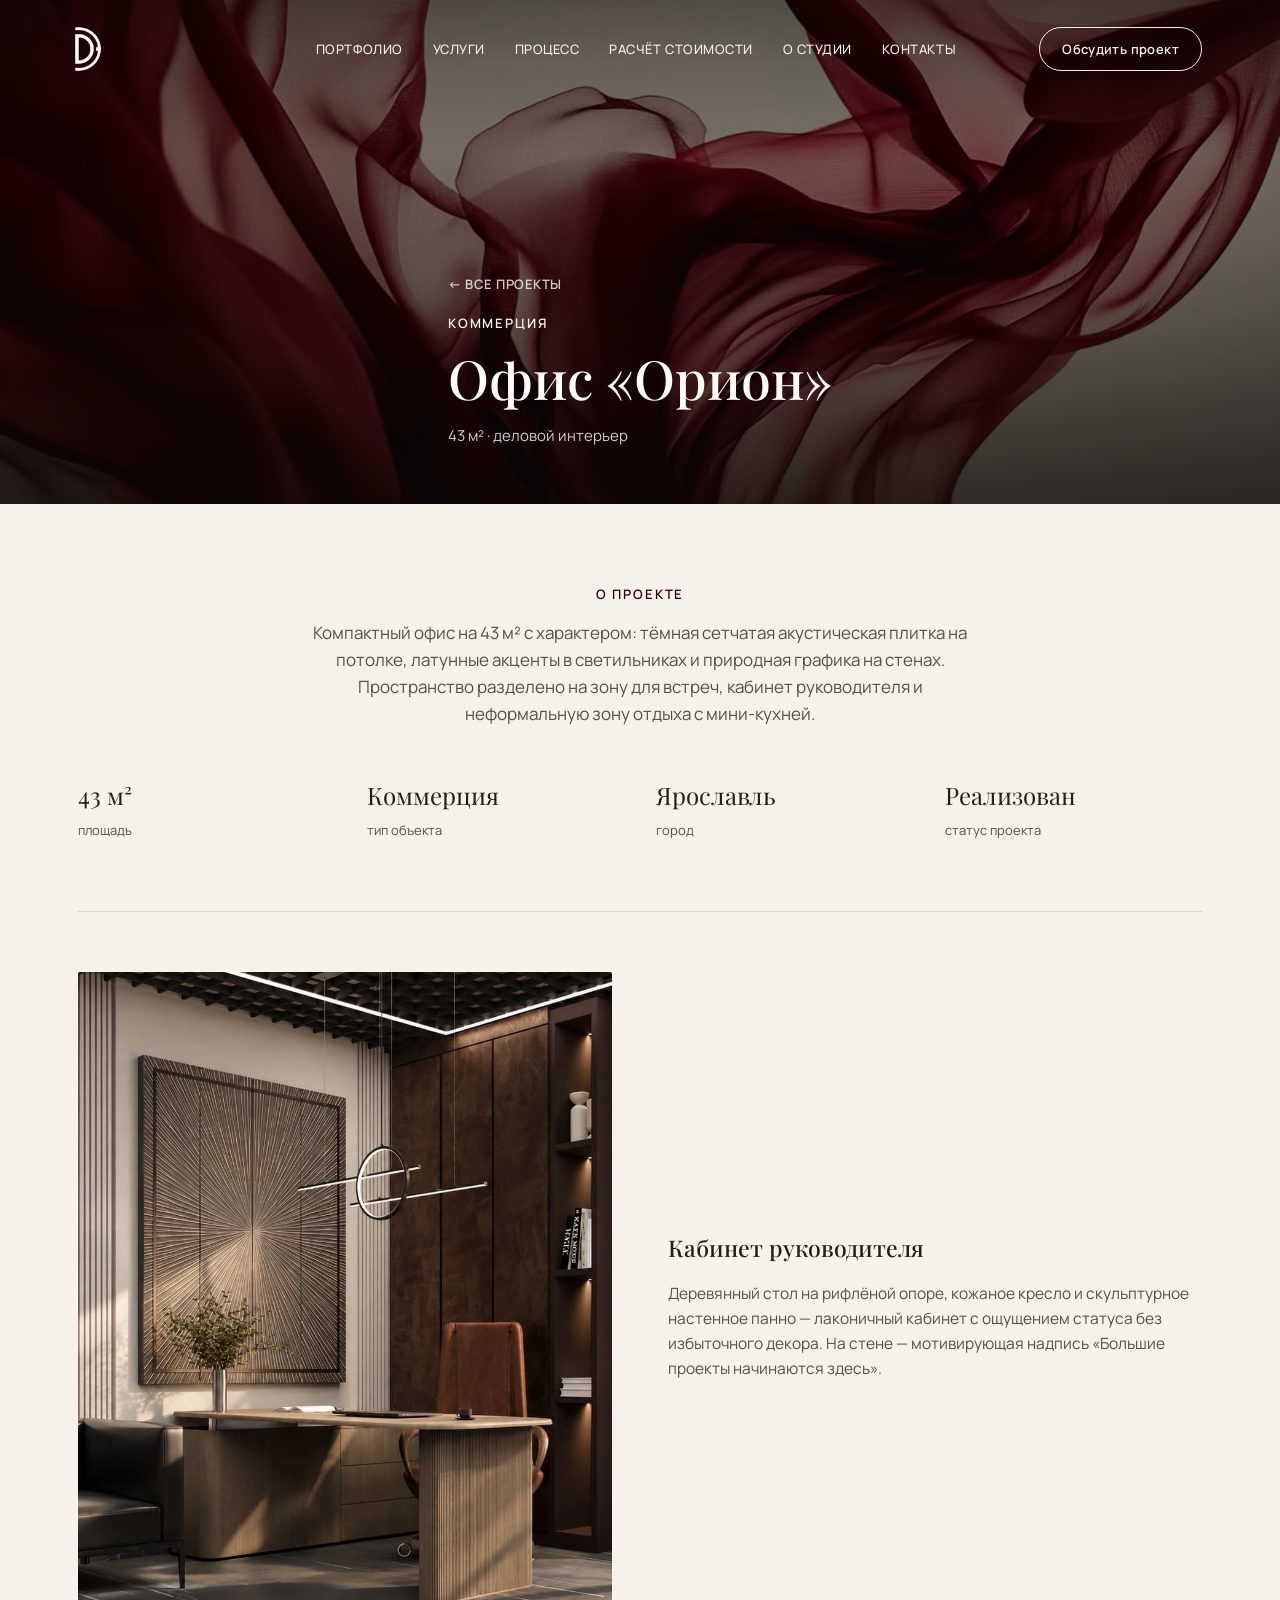
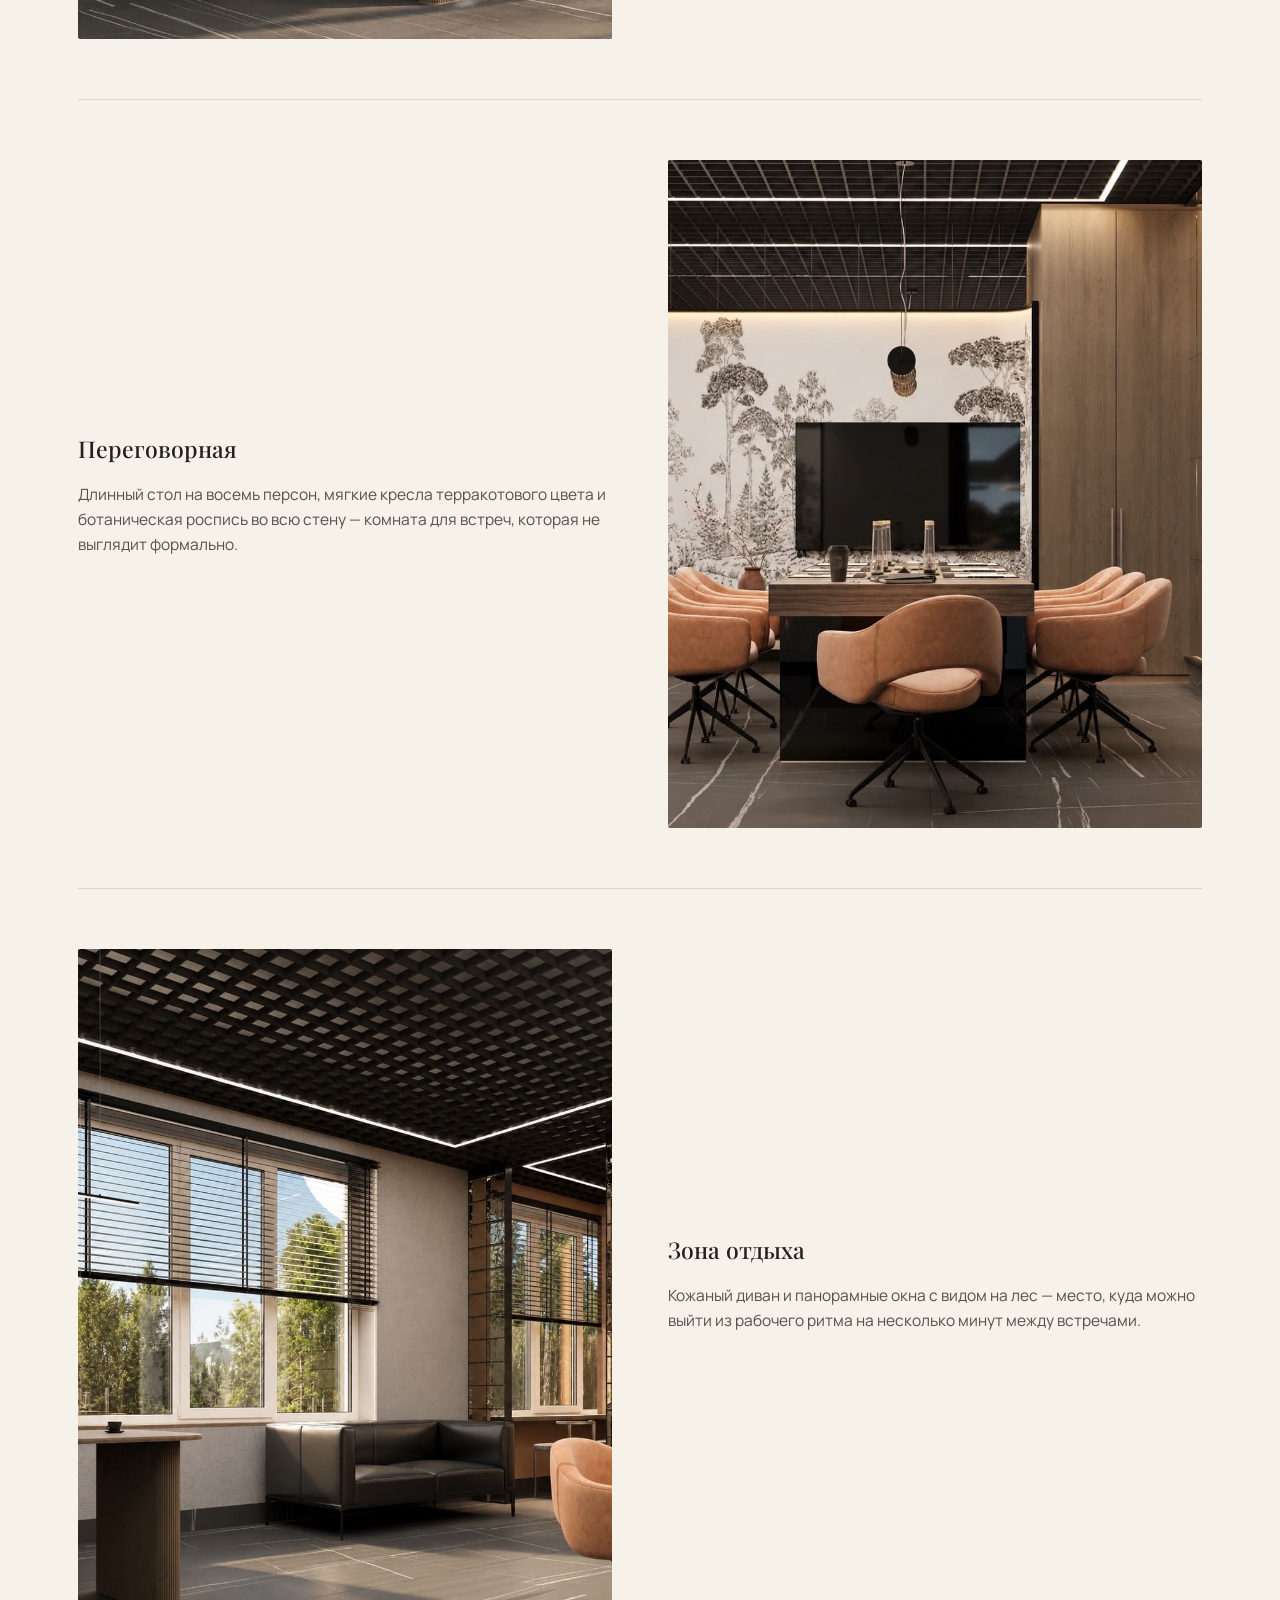
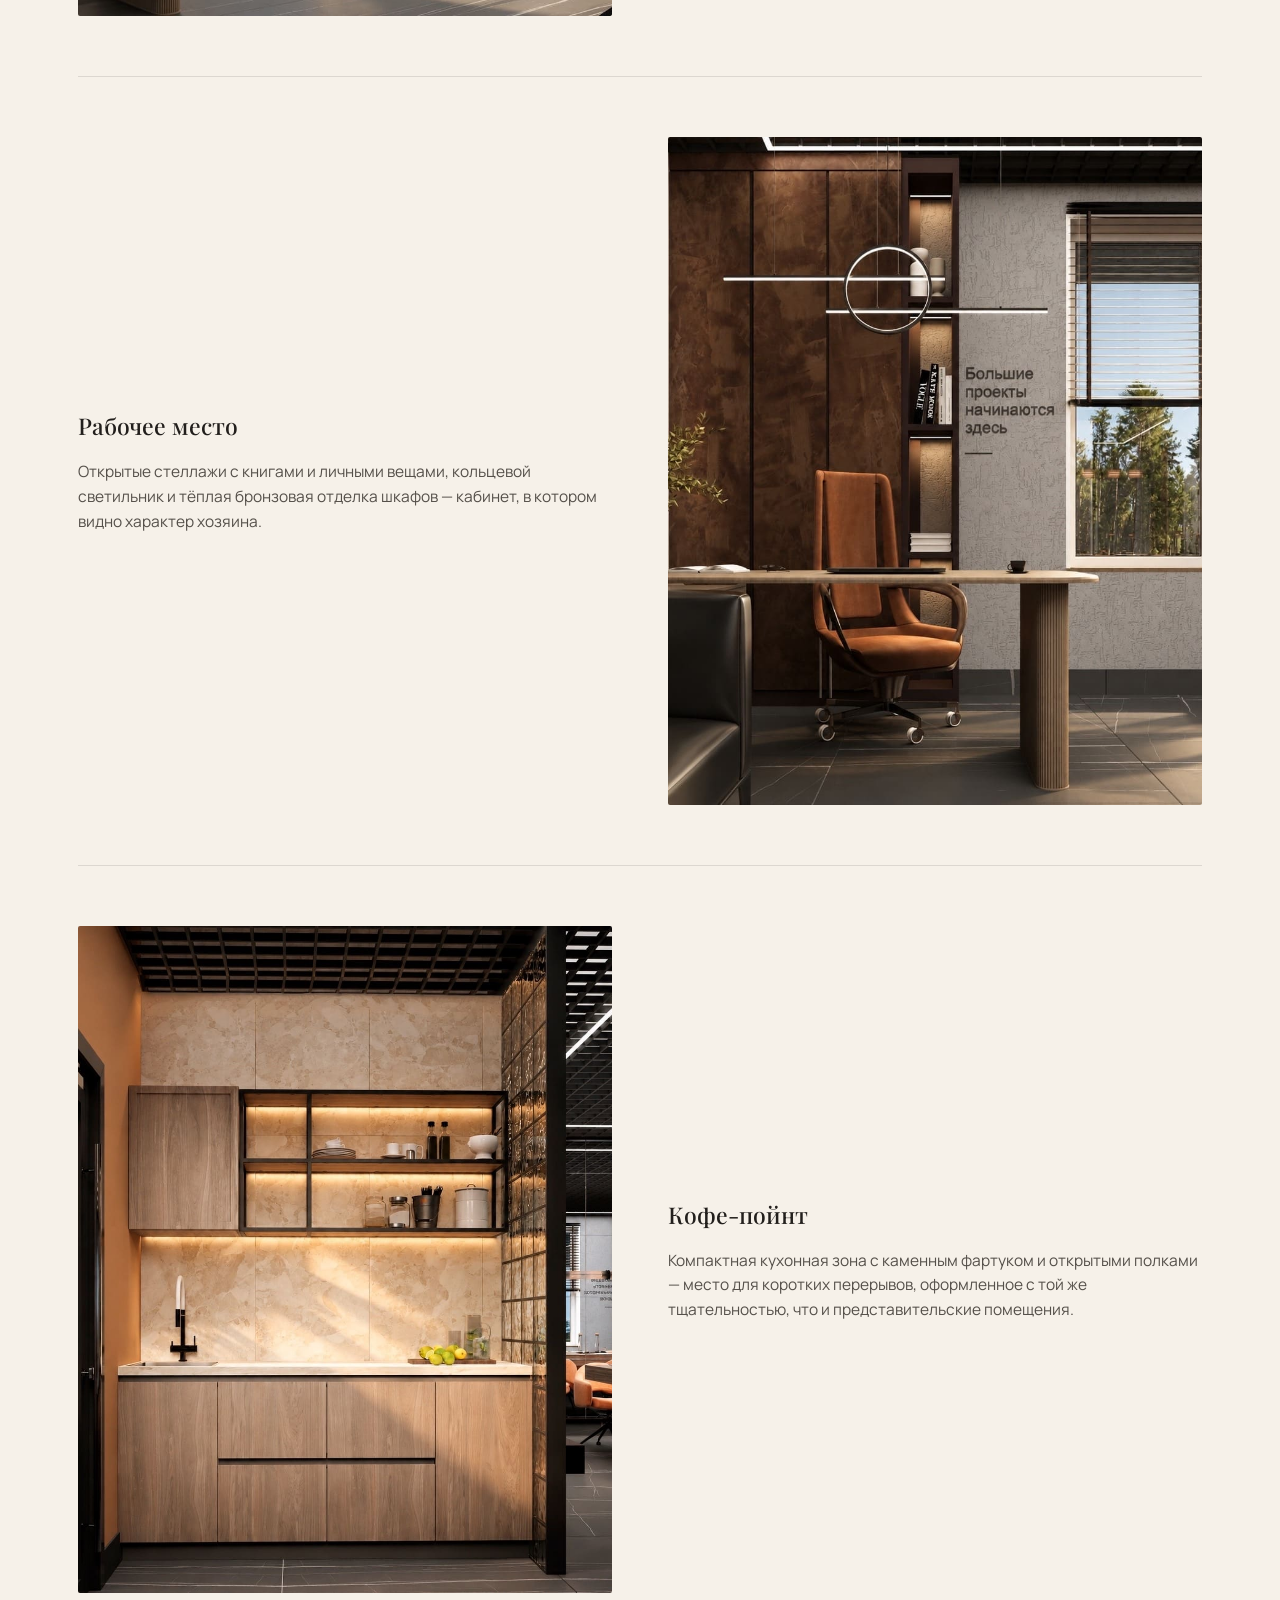
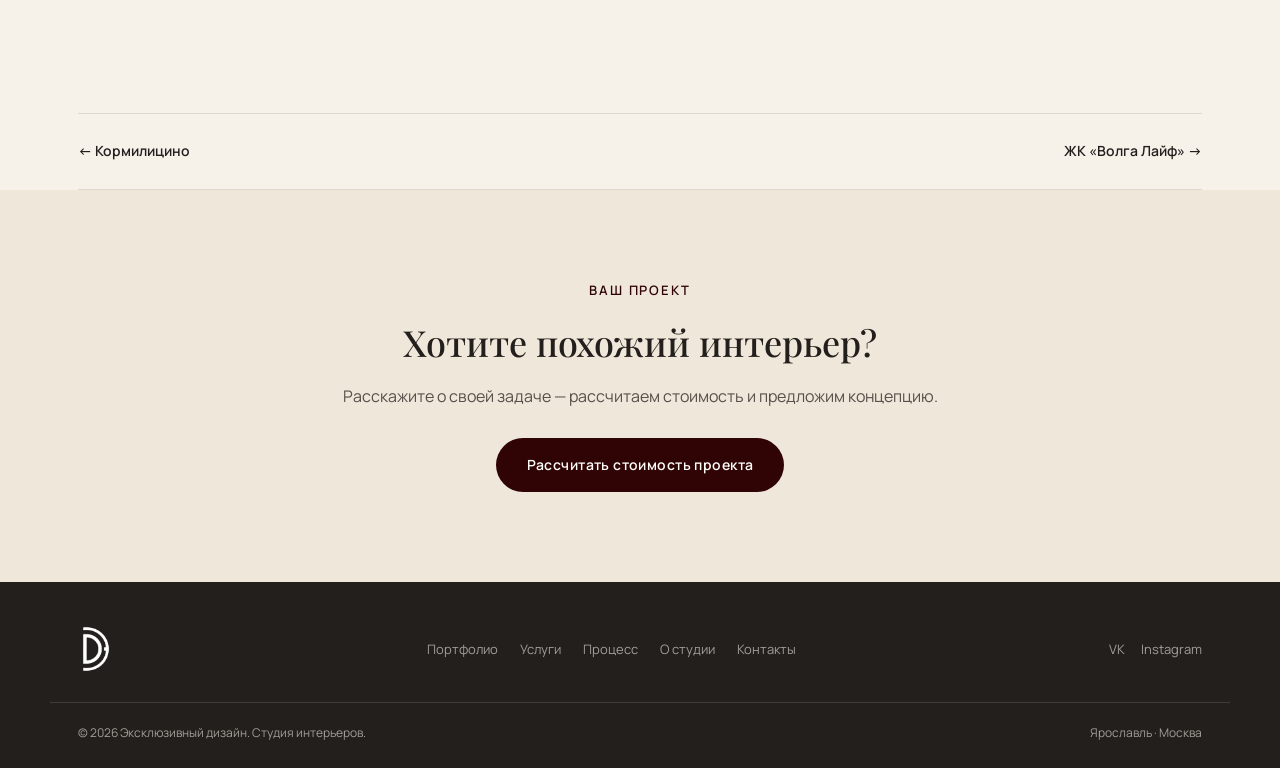
<file: office.html>
<!DOCTYPE html>
<html lang="ru">
<head>
<meta charset="UTF-8">
<meta name="viewport" content="width=device-width, initial-scale=1.0">
<title>Офис «Орион» — 43 м² | Эксклюзивный дизайн</title>
<meta name="description" content="Дизайн-проект офиса «Орион», 43 м² — коммерческий интерьер с кабинетом руководителя, переговорной и зоной отдыха.">
<link rel="icon" type="image/png" href="assets/images/logo/logo.png">

<link rel="preconnect" href="https://fonts.googleapis.com">
<link rel="preconnect" href="https://fonts.gstatic.com" crossorigin>
<link href="https://fonts.googleapis.com/css2?family=Playfair+Display:ital,wght@0,400;0,500;0,600;0,700;1,400;1,500&family=Manrope:wght@400;500;600;700&display=swap" rel="stylesheet">
<link rel="stylesheet" href="css/style.css">
</head>
<body>

<!-- ============================= HEADER ============================= -->
<header class="site-header" id="siteHeader">
  <div class="wrap header-inner">
    <a href="index.html" class="logo" aria-label="Эксклюзивный дизайн — на главную">
      <span class="logo-icon"><img src="assets/images/logo/logo.png" alt="Эксклюзивный дизайн"></span>
    </a>

    <nav class="main-nav" id="mainNav">
      <a href="portfolio.html">Портфолио</a>
      <a href="index.html#services">Услуги</a>
      <a href="index.html#process">Процесс</a>
      <a href="index.html#calculator">Расчёт стоимости</a>
      <a href="index.html#about">О студии</a>
      <a href="index.html#contact">Контакты</a>
      <a href="index.html#calculator" class="btn btn-accent btn-small nav-cta">Обсудить проект</a>
    </nav>

    <div class="header-actions">
      <a href="index.html#calculator" class="btn btn-ghost btn-small header-cta">Обсудить проект</a>
      <button class="nav-toggle" id="navToggle" aria-label="Открыть меню" aria-expanded="false">
        <span></span><span></span><span></span>
      </button>
    </div>
  </div>
</header>

<main>

  <!-- ============================= PAGE HERO ============================= -->
  <section class="page-hero">
    <div class="hero-media">
      <img class="hero-media-img" src="assets/images/misc/fabric-accent.jpg" alt="Эксклюзивный дизайн">
    </div>
    <div class="hero-vignette"></div>
    <div class="hero-scrim"></div>

    <div class="wrap page-hero-content">
      <a href="portfolio.html" class="page-back">← Все проекты</a>
      <span class="eyebrow">Коммерция</span>
      <h1>Офис «Орион»</h1>
      <p class="page-meta">43 м² · деловой интерьер</p>
    </div>
  </section>

  <!-- ========================= INTRO ========================= -->
  <section class="project-intro">
    <div class="wrap project-intro-inner">
      <span class="eyebrow eyebrow-center">О проекте</span>
      <p>Компактный офис на 43 м² с характером: тёмная сетчатая акустическая
         плитка на потолке, латунные акценты в светильниках и природная
         графика на стенах. Пространство разделено на зону для встреч,
         кабинет руководителя и неформальную зону отдыха с мини-кухней.</p>
    </div>
  </section>

  <!-- ========================= META ========================= -->
  <section class="project-meta-row">
    <div class="wrap trust-grid">
      <div class="trust-item">
        <span class="trust-num">43 м²</span>
        <span class="trust-label">площадь</span>
      </div>
      <div class="trust-item">
        <span class="trust-num">Коммерция</span>
        <span class="trust-label">тип объекта</span>
      </div>
      <div class="trust-item">
        <span class="trust-num">Ярославль</span>
        <span class="trust-label">город</span>
      </div>
      <div class="trust-item">
        <span class="trust-num">Реализован</span>
        <span class="trust-label">статус проекта</span>
      </div>
    </div>
  </section>

  <!-- ========================= ROOMS ========================= -->
  <section class="room-list">
    <div class="wrap">

      <div class="room-grid">
        <div class="room-photo">
          <img src="assets/images/portfolio/office-1.jpg" alt="Офис «Орион» — кабинет руководителя">
        </div>
        <div class="room-text">
          <h3>Кабинет руководителя</h3>
          <p>Деревянный стол на рифлёной опоре, кожаное кресло и скульптурное
             настенное панно — лаконичный кабинет с ощущением статуса без
             избыточного декора. На стене — мотивирующая надпись «Большие
             проекты начинаются здесь».</p>
        </div>
      </div>

      <div class="room-grid is-reverse">
        <div class="room-photo">
          <img src="assets/images/portfolio/office-2.jpg" alt="Офис «Орион» — переговорная">
        </div>
        <div class="room-text">
          <h3>Переговорная</h3>
          <p>Длинный стол на восемь персон, мягкие кресла терракотового цвета
             и ботаническая роспись во всю стену — комната для встреч, которая
             не выглядит формально.</p>
        </div>
      </div>

      <div class="room-grid">
        <div class="room-photo">
          <img src="assets/images/portfolio/office-3.jpg" alt="Офис «Орион» — зона у окна">
        </div>
        <div class="room-text">
          <h3>Зона отдыха</h3>
          <p>Кожаный диван и панорамные окна с видом на лес — место, куда
             можно выйти из рабочего ритма на несколько минут между встречами.</p>
        </div>
      </div>

      <div class="room-grid is-reverse">
        <div class="room-photo">
          <img src="assets/images/portfolio/office-4.jpg" alt="Офис «Орион» — кабинет, вид 2">
        </div>
        <div class="room-text">
          <h3>Рабочее место</h3>
          <p>Открытые стеллажи с книгами и личными вещами, кольцевой светильник
             и тёплая бронзовая отделка шкафов — кабинет, в котором видно
             характер хозяина.</p>
        </div>
      </div>

      <div class="room-grid">
        <div class="room-photo">
          <img src="assets/images/portfolio/office-5.jpg" alt="Офис «Орион» — кухня-кофепоинт">
        </div>
        <div class="room-text">
          <h3>Кофе-пойнт</h3>
          <p>Компактная кухонная зона с каменным фартуком и открытыми полками —
             место для коротких перерывов, оформленное с той же тщательностью,
             что и представительские помещения.</p>
        </div>
      </div>

    </div>
  </section>

  <!-- ========================= PROJECT NAV ========================= -->
  <section class="wrap">
    <div class="project-nav">
      <a href="kormilitsino.html">← Кормилицино</a>
      <a href="volga-life.html">ЖК «Волга Лайф» →</a>
    </div>
  </section>

  <!-- ========================= CTA ========================= -->
  <section class="project-cta">
    <div class="wrap">
      <span class="eyebrow eyebrow-center">Ваш проект</span>
      <h2>Хотите похожий интерьер?</h2>
      <p>Расскажите о своей задаче — рассчитаем стоимость и предложим концепцию.</p>
      <a href="index.html#calculator" class="btn btn-accent">Рассчитать стоимость проекта</a>
    </div>
  </section>

</main>

<!-- ============================= FOOTER ============================= -->
<footer class="site-footer">
  <div class="wrap footer-inner">
    <a href="index.html" class="logo footer-logo">
      <span class="logo-icon"><img src="assets/images/logo/logo.png" alt="Эксклюзивный дизайн"></span>
    </a>

    <nav class="footer-nav">
      <a href="portfolio.html">Портфолио</a>
      <a href="index.html#services">Услуги</a>
      <a href="index.html#process">Процесс</a>
      <a href="index.html#about">О студии</a>
      <a href="index.html#contact">Контакты</a>
    </nav>

    <div class="footer-social">
      <a href="https://vk.ru/exclusiveproject76" target="_blank" rel="noopener">VK</a>
      <a href="https://www.instagram.com/exclusive_design76" target="_blank" rel="noopener">Instagram</a>
    </div>
  </div>
  <div class="wrap footer-bottom">
    <span>© 2026 Эксклюзивный дизайн. Студия интерьеров.</span>
    <span>Ярославль · Москва</span>
  </div>
</footer>

<script src="js/main.js"></script>
</body>
</html>
</file>
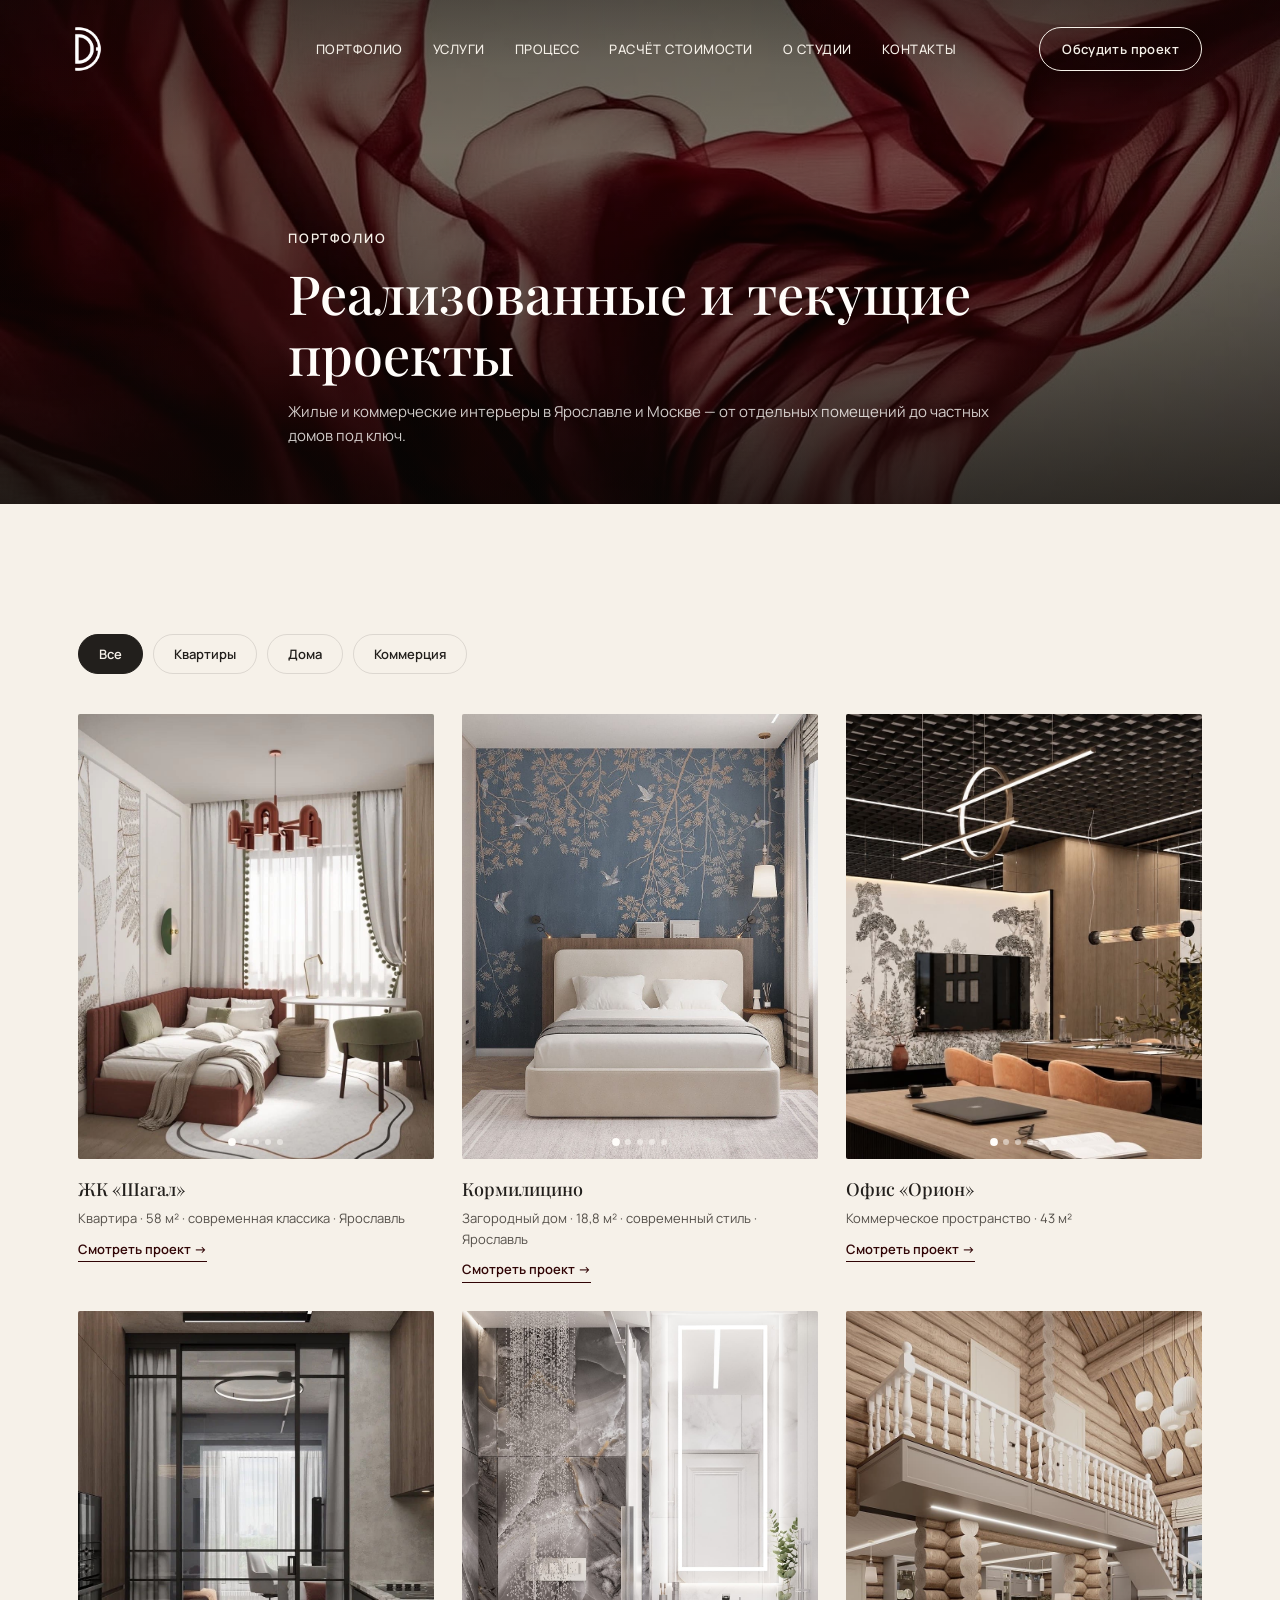
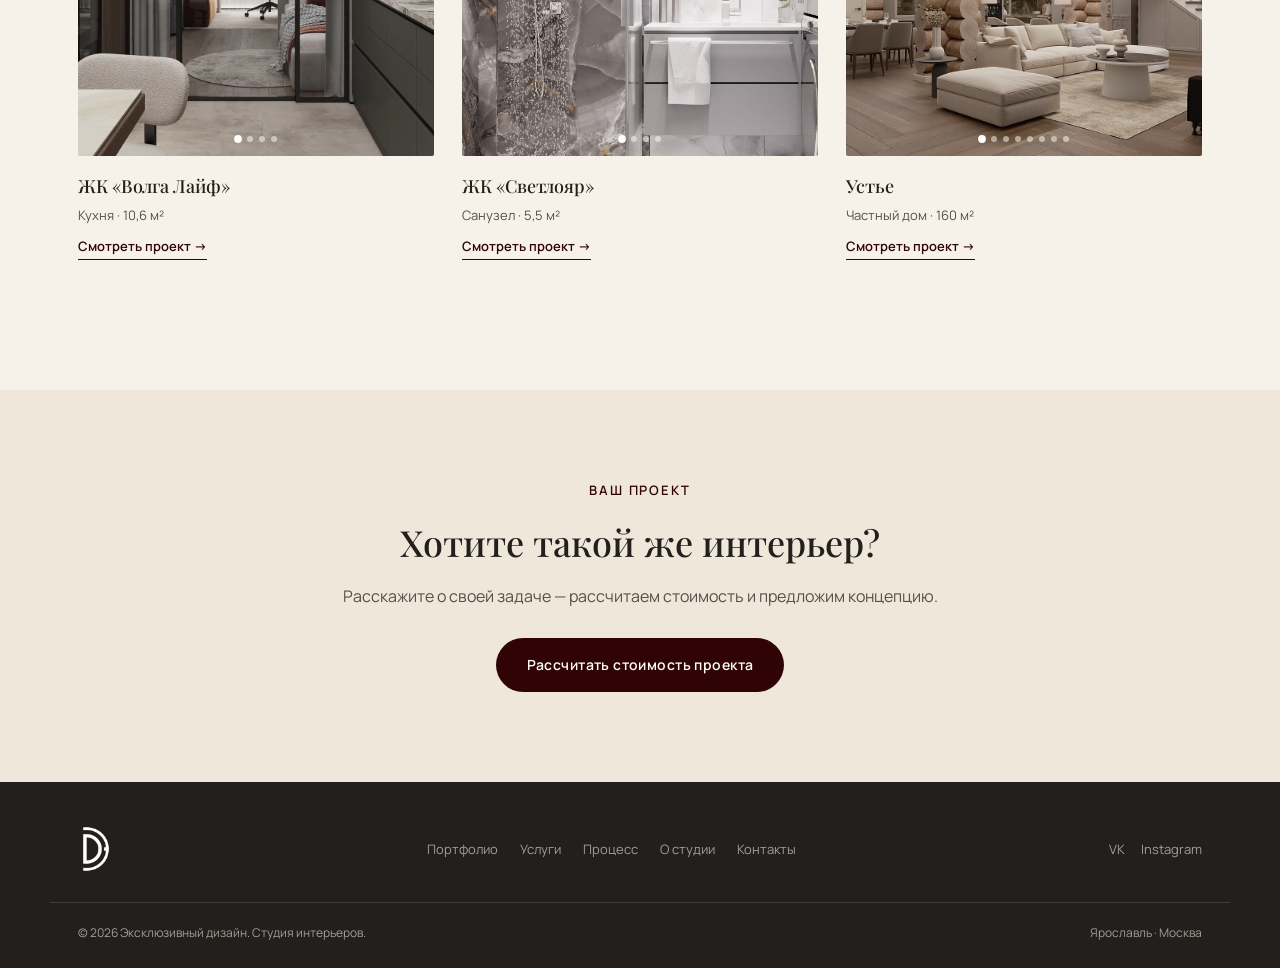
<file: portfolio.html>
<!DOCTYPE html>
<html lang="ru">
<head>
<meta charset="UTF-8">
<meta name="viewport" content="width=device-width, initial-scale=1.0">
<title>Портфолио — Эксклюзивный дизайн | Ярославль · Москва</title>
<meta name="description" content="Портфолио студии «Эксклюзивный дизайн»: реализованные и текущие проекты жилых и коммерческих интерьеров в Ярославле и Москве.">
<link rel="icon" type="image/png" href="assets/images/logo/logo.png">

<link rel="preconnect" href="https://fonts.googleapis.com">
<link rel="preconnect" href="https://fonts.gstatic.com" crossorigin>
<link href="https://fonts.googleapis.com/css2?family=Playfair+Display:ital,wght@0,400;0,500;0,600;0,700;1,400;1,500&family=Manrope:wght@400;500;600;700&display=swap" rel="stylesheet">
<link rel="stylesheet" href="css/style.css">
</head>
<body>

<!-- ============================= HEADER ============================= -->
<header class="site-header" id="siteHeader">
  <div class="wrap header-inner">
    <a href="index.html" class="logo" aria-label="Эксклюзивный дизайн — на главную">
      <span class="logo-icon"><img src="assets/images/logo/logo.png" alt="Эксклюзивный дизайн"></span>
    </a>

    <nav class="main-nav" id="mainNav">
      <a href="portfolio.html">Портфолио</a>
      <a href="index.html#services">Услуги</a>
      <a href="index.html#process">Процесс</a>
      <a href="index.html#calculator">Расчёт стоимости</a>
      <a href="index.html#about">О студии</a>
      <a href="index.html#contact">Контакты</a>
      <a href="index.html#calculator" class="btn btn-accent btn-small nav-cta">Обсудить проект</a>
    </nav>

    <div class="header-actions">
      <a href="index.html#calculator" class="btn btn-ghost btn-small header-cta">Обсудить проект</a>
      <button class="nav-toggle" id="navToggle" aria-label="Открыть меню" aria-expanded="false">
        <span></span><span></span><span></span>
      </button>
    </div>
  </div>
</header>

<main>

  <!-- ============================= PAGE HERO ============================= -->
  <section class="page-hero">
    <div class="hero-media">
      <img class="hero-media-img" src="assets/images/misc/fabric-accent.jpg" alt="Эксклюзивный дизайн">
    </div>
    <div class="hero-vignette"></div>
    <div class="hero-scrim"></div>

    <div class="wrap page-hero-content">
      <span class="eyebrow">Портфолио</span>
      <h1>Реализованные и текущие проекты</h1>
      <p class="page-meta">Жилые и коммерческие интерьеры в Ярославле и Москве — от отдельных помещений до частных домов под ключ.</p>
    </div>
  </section>

  <!-- ========================= PORTFOLIO GRID ========================= -->
  <section class="portfolio">
    <div class="wrap">

      <div class="portfolio-filters" id="portfolioFilters">
        <button type="button" class="filter-btn is-active" data-filter="all">Все</button>
        <button type="button" class="filter-btn" data-filter="flat">Квартиры</button>
        <button type="button" class="filter-btn" data-filter="house">Дома</button>
        <button type="button" class="filter-btn" data-filter="commercial">Коммерция</button>
      </div>

      <div class="portfolio-grid" id="portfolioGrid">

        <article class="portfolio-card" data-cat="flat">
          <div class="portfolio-photo portfolio-gallery">
            <img class="gallery-img is-active" src="assets/images/portfolio/shagal-0.jpg" alt="ЖК «Шагал» — спальня">
            <img class="gallery-img" src="assets/images/portfolio/shagal-1.jpg" alt="ЖК «Шагал» — гостиная с картиной">
            <img class="gallery-img" src="assets/images/portfolio/shagal-2.jpg" alt="ЖК «Шагал» — кухня-столовая">
            <img class="gallery-img" src="assets/images/portfolio/shagal-3.jpg" alt="ЖК «Шагал» — гостиная с диваном">
            <img class="gallery-img" src="assets/images/portfolio/shagal-4.jpg" alt="ЖК «Шагал» — спальня, вид 2">
            <button type="button" class="gallery-nav gallery-prev" aria-label="Предыдущее фото">‹</button>
            <button type="button" class="gallery-nav gallery-next" aria-label="Следующее фото">›</button>
            <div class="gallery-dots">
              <span class="dot is-active"></span><span class="dot"></span><span class="dot"></span><span class="dot"></span><span class="dot"></span>
            </div>
          </div>
          <div class="portfolio-info">
            <h3><a href="shagal.html">ЖК «Шагал»</a></h3>
            <span>Квартира · 58 м² · современная классика · Ярославль</span>
            <a href="shagal.html" class="portfolio-link">Смотреть проект →</a>
          </div>
        </article>

        <article class="portfolio-card" data-cat="house">
          <div class="portfolio-photo portfolio-gallery">
            <img class="gallery-img is-active" src="assets/images/portfolio/kormilitsino-0.jpg" alt="Кормилицино — спальня с синими обоями">
            <img class="gallery-img" src="assets/images/portfolio/kormilitsino-1.jpg" alt="Кормилицино — прихожая у спальни">
            <img class="gallery-img" src="assets/images/portfolio/kormilitsino-2.jpg" alt="Кормилицино — рабочая зона с ТВ">
            <img class="gallery-img" src="assets/images/portfolio/kormilitsino-3.jpg" alt="Кормилицино — рабочее место у окна">
            <img class="gallery-img" src="assets/images/portfolio/kormilitsino-4.jpg" alt="Кормилицино — спальня, вид на кровать">
            <button type="button" class="gallery-nav gallery-prev" aria-label="Предыдущее фото">‹</button>
            <button type="button" class="gallery-nav gallery-next" aria-label="Следующее фото">›</button>
            <div class="gallery-dots">
              <span class="dot is-active"></span><span class="dot"></span><span class="dot"></span><span class="dot"></span><span class="dot"></span>
            </div>
          </div>
          <div class="portfolio-info">
            <h3><a href="kormilitsino.html">Кормилицино</a></h3>
            <span>Загородный дом · 18,8 м² · современный стиль · Ярославль</span>
            <a href="kormilitsino.html" class="portfolio-link">Смотреть проект →</a>
          </div>
        </article>

        <article class="portfolio-card" data-cat="commercial">
          <div class="portfolio-photo portfolio-gallery">
            <img class="gallery-img is-active" src="assets/images/portfolio/office-0.jpg" alt="Офис «Орион» — зона отдыха с ботанической стеной">
            <img class="gallery-img" src="assets/images/portfolio/office-1.jpg" alt="Офис «Орион» — кабинет руководителя">
            <img class="gallery-img" src="assets/images/portfolio/office-2.jpg" alt="Офис «Орион» — переговорная">
            <img class="gallery-img" src="assets/images/portfolio/office-3.jpg" alt="Офис «Орион» — зона у окна">
            <img class="gallery-img" src="assets/images/portfolio/office-4.jpg" alt="Офис «Орион» — кабинет, вид 2">
            <img class="gallery-img" src="assets/images/portfolio/office-5.jpg" alt="Офис «Орион» — кухня-кофепоинт">
            <button type="button" class="gallery-nav gallery-prev" aria-label="Предыдущее фото">‹</button>
            <button type="button" class="gallery-nav gallery-next" aria-label="Следующее фото">›</button>
            <div class="gallery-dots">
              <span class="dot is-active"></span><span class="dot"></span><span class="dot"></span><span class="dot"></span><span class="dot"></span><span class="dot"></span>
            </div>
          </div>
          <div class="portfolio-info">
            <h3><a href="office.html">Офис «Орион»</a></h3>
            <span>Коммерческое пространство · 43 м²</span>
            <a href="office.html" class="portfolio-link">Смотреть проект →</a>
          </div>
        </article>

        <article class="portfolio-card" data-cat="flat">
          <div class="portfolio-photo portfolio-gallery">
            <img class="gallery-img is-active" src="assets/images/portfolio/kitchen-0.jpg" alt="Кухня, ЖК «Волга Лайф» — вид на гостиную через раздвижные двери">
            <img class="gallery-img" src="assets/images/portfolio/kitchen-1.jpg" alt="Кухня, ЖК «Волга Лайф» — кухонный гарнитур и обеденная зона">
            <img class="gallery-img" src="assets/images/portfolio/kitchen-2.jpg" alt="Кухня, ЖК «Волга Лайф» — обеденный стол у стены">
            <img class="gallery-img" src="assets/images/portfolio/kitchen-3.jpg" alt="Кухня, ЖК «Волга Лайф» — встроенная техника">
            <button type="button" class="gallery-nav gallery-prev" aria-label="Предыдущее фото">‹</button>
            <button type="button" class="gallery-nav gallery-next" aria-label="Следующее фото">›</button>
            <div class="gallery-dots">
              <span class="dot is-active"></span><span class="dot"></span><span class="dot"></span><span class="dot"></span>
            </div>
          </div>
          <div class="portfolio-info">
            <h3><a href="volga-life.html">ЖК «Волга Лайф»</a></h3>
            <span>Кухня · 10,6 м²</span>
            <a href="volga-life.html" class="portfolio-link">Смотреть проект →</a>
          </div>
        </article>

        <article class="portfolio-card" data-cat="flat">
          <div class="portfolio-photo portfolio-gallery">
            <img class="gallery-img is-active" src="assets/images/portfolio/svetloyar-0.jpg" alt="ЖК «Светлояр» — душевая и раковина">
            <img class="gallery-img" src="assets/images/portfolio/svetloyar-1.jpg" alt="ЖК «Светлояр» — зона со стиральной машиной">
            <img class="gallery-img" src="assets/images/portfolio/svetloyar-2.jpg" alt="ЖК «Светлояр» — душевая кабина и зеркало">
            <img class="gallery-img" src="assets/images/portfolio/svetloyar-3.jpg" alt="ЖК «Светлояр» — шкаф со стиральной машиной">
            <button type="button" class="gallery-nav gallery-prev" aria-label="Предыдущее фото">‹</button>
            <button type="button" class="gallery-nav gallery-next" aria-label="Следующее фото">›</button>
            <div class="gallery-dots">
              <span class="dot is-active"></span><span class="dot"></span><span class="dot"></span><span class="dot"></span>
            </div>
          </div>
          <div class="portfolio-info">
            <h3><a href="svetloyar.html">ЖК «Светлояр»</a></h3>
            <span>Санузел · 5,5 м²</span>
            <a href="svetloyar.html" class="portfolio-link">Смотреть проект →</a>
          </div>
        </article>

        <article class="portfolio-card" data-cat="house">
          <div class="portfolio-photo portfolio-gallery">
            <img class="gallery-img is-active" src="assets/images/portfolio/ustye-0.jpg" alt="Устье — гостиная с антресолью из бруса">
            <img class="gallery-img" src="assets/images/portfolio/ustye-1.jpg" alt="Устье — гостиная, диванная зона">
            <img class="gallery-img" src="assets/images/portfolio/ustye-2.jpg" alt="Устье — лестница на второй этаж">
            <img class="gallery-img" src="assets/images/portfolio/ustye-3.jpg" alt="Устье — столовая зона">
            <img class="gallery-img" src="assets/images/portfolio/ustye-4.jpg" alt="Устье — гостиная с телевизором">
            <img class="gallery-img" src="assets/images/portfolio/ustye-5.jpg" alt="Устье — кухонный остров">
            <img class="gallery-img" src="assets/images/portfolio/ustye-6.jpg" alt="Устье — спальня под скатной крышей">
            <img class="gallery-img" src="assets/images/portfolio/ustye-7.jpg" alt="Устье — зона отдыха у окна">
            <button type="button" class="gallery-nav gallery-prev" aria-label="Предыдущее фото">‹</button>
            <button type="button" class="gallery-nav gallery-next" aria-label="Следующее фото">›</button>
            <div class="gallery-dots">
              <span class="dot is-active"></span><span class="dot"></span><span class="dot"></span><span class="dot"></span><span class="dot"></span><span class="dot"></span><span class="dot"></span><span class="dot"></span>
            </div>
          </div>
          <div class="portfolio-info">
            <h3><a href="ustye.html">Устье</a></h3>
            <span>Частный дом · 160 м²</span>
            <a href="ustye.html" class="portfolio-link">Смотреть проект →</a>
          </div>
        </article>

      </div>
    </div>
  </section>

  <!-- ========================= CTA ========================= -->
  <section class="project-cta">
    <div class="wrap">
      <span class="eyebrow eyebrow-center">Ваш проект</span>
      <h2>Хотите такой же интерьер?</h2>
      <p>Расскажите о своей задаче — рассчитаем стоимость и предложим концепцию.</p>
      <a href="index.html#calculator" class="btn btn-accent">Рассчитать стоимость проекта</a>
    </div>
  </section>

</main>

<!-- ============================= FOOTER ============================= -->
<footer class="site-footer">
  <div class="wrap footer-inner">
    <a href="index.html" class="logo footer-logo">
      <span class="logo-icon"><img src="assets/images/logo/logo.png" alt="Эксклюзивный дизайн"></span>
    </a>

    <nav class="footer-nav">
      <a href="portfolio.html">Портфолио</a>
      <a href="index.html#services">Услуги</a>
      <a href="index.html#process">Процесс</a>
      <a href="index.html#about">О студии</a>
      <a href="index.html#contact">Контакты</a>
    </nav>

    <div class="footer-social">
      <a href="https://vk.ru/exclusiveproject76" target="_blank" rel="noopener">VK</a>
      <a href="https://www.instagram.com/exclusive_design76" target="_blank" rel="noopener">Instagram</a>
    </div>
  </div>
  <div class="wrap footer-bottom">
    <span>© 2026 Эксклюзивный дизайн. Студия интерьеров.</span>
    <span>Ярославль · Москва</span>
  </div>
</footer>

<script src="js/main.js"></script>
</body>
</html>
</file>
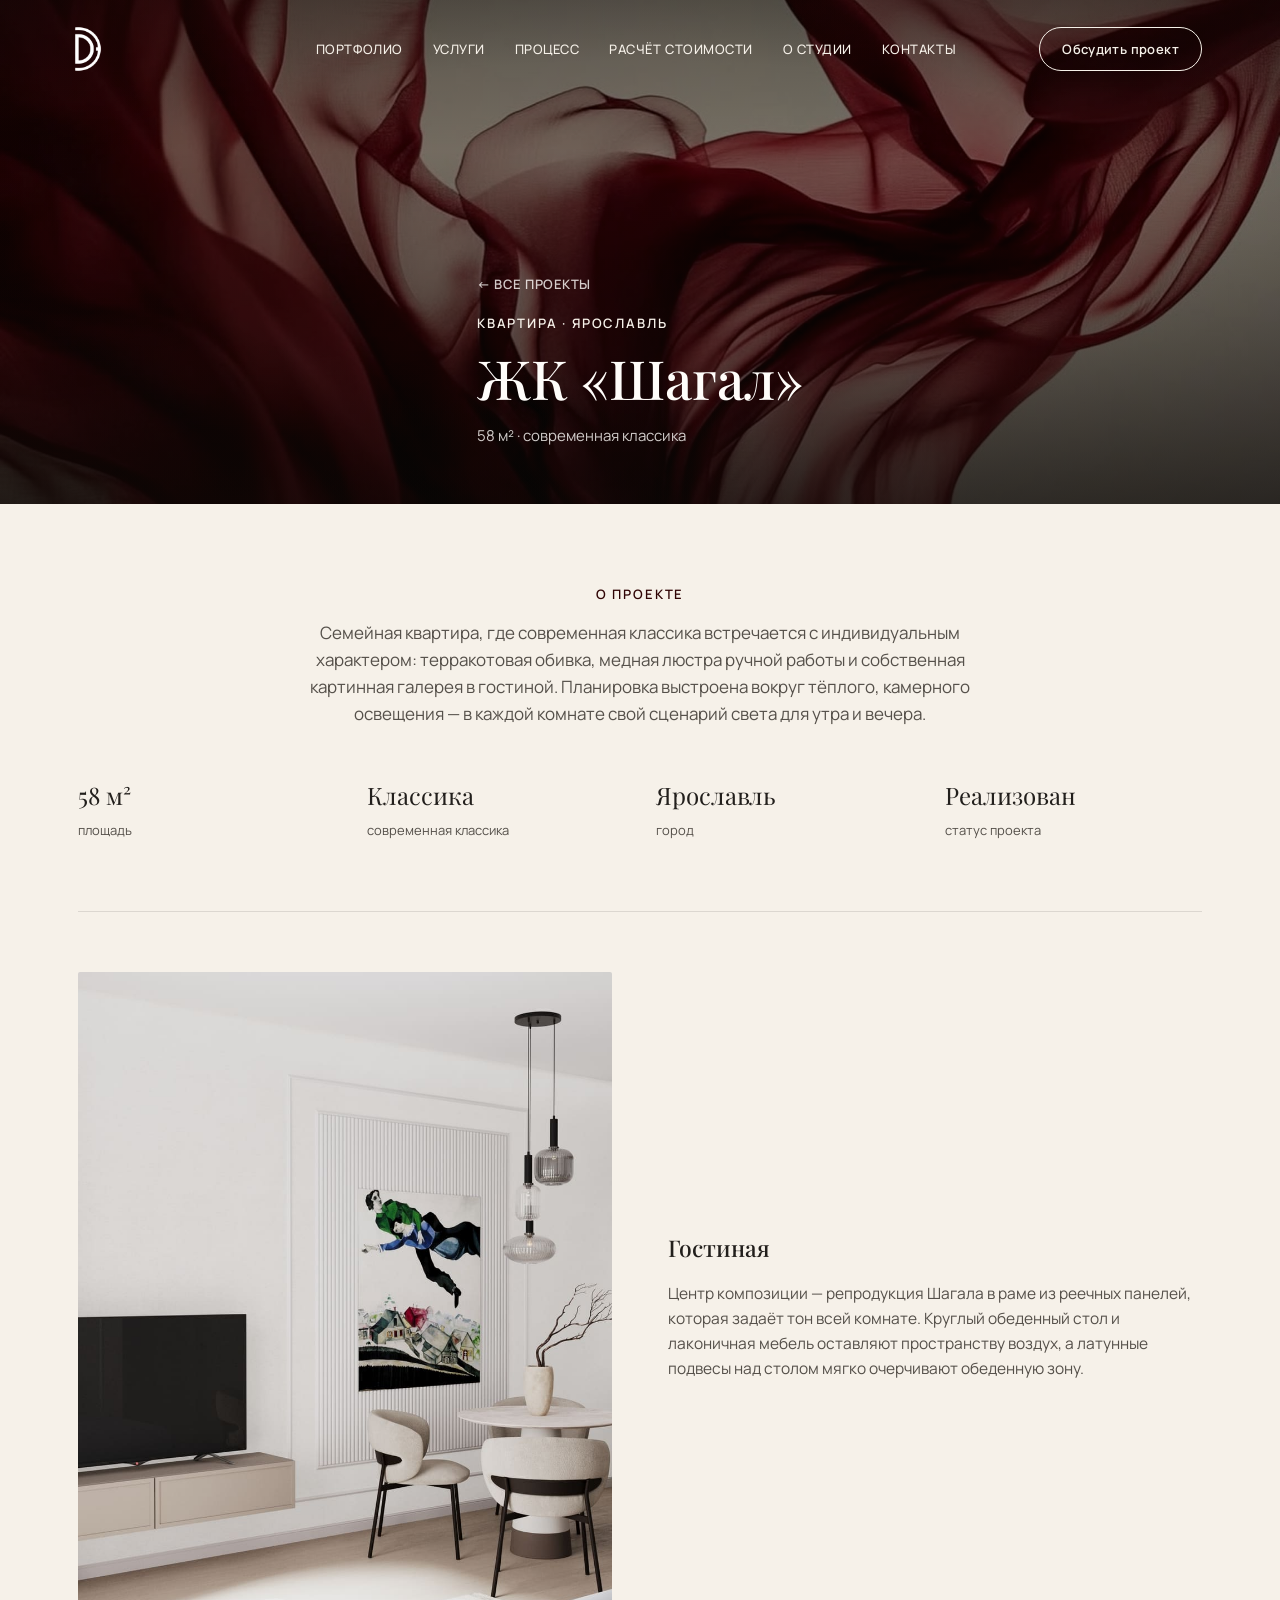
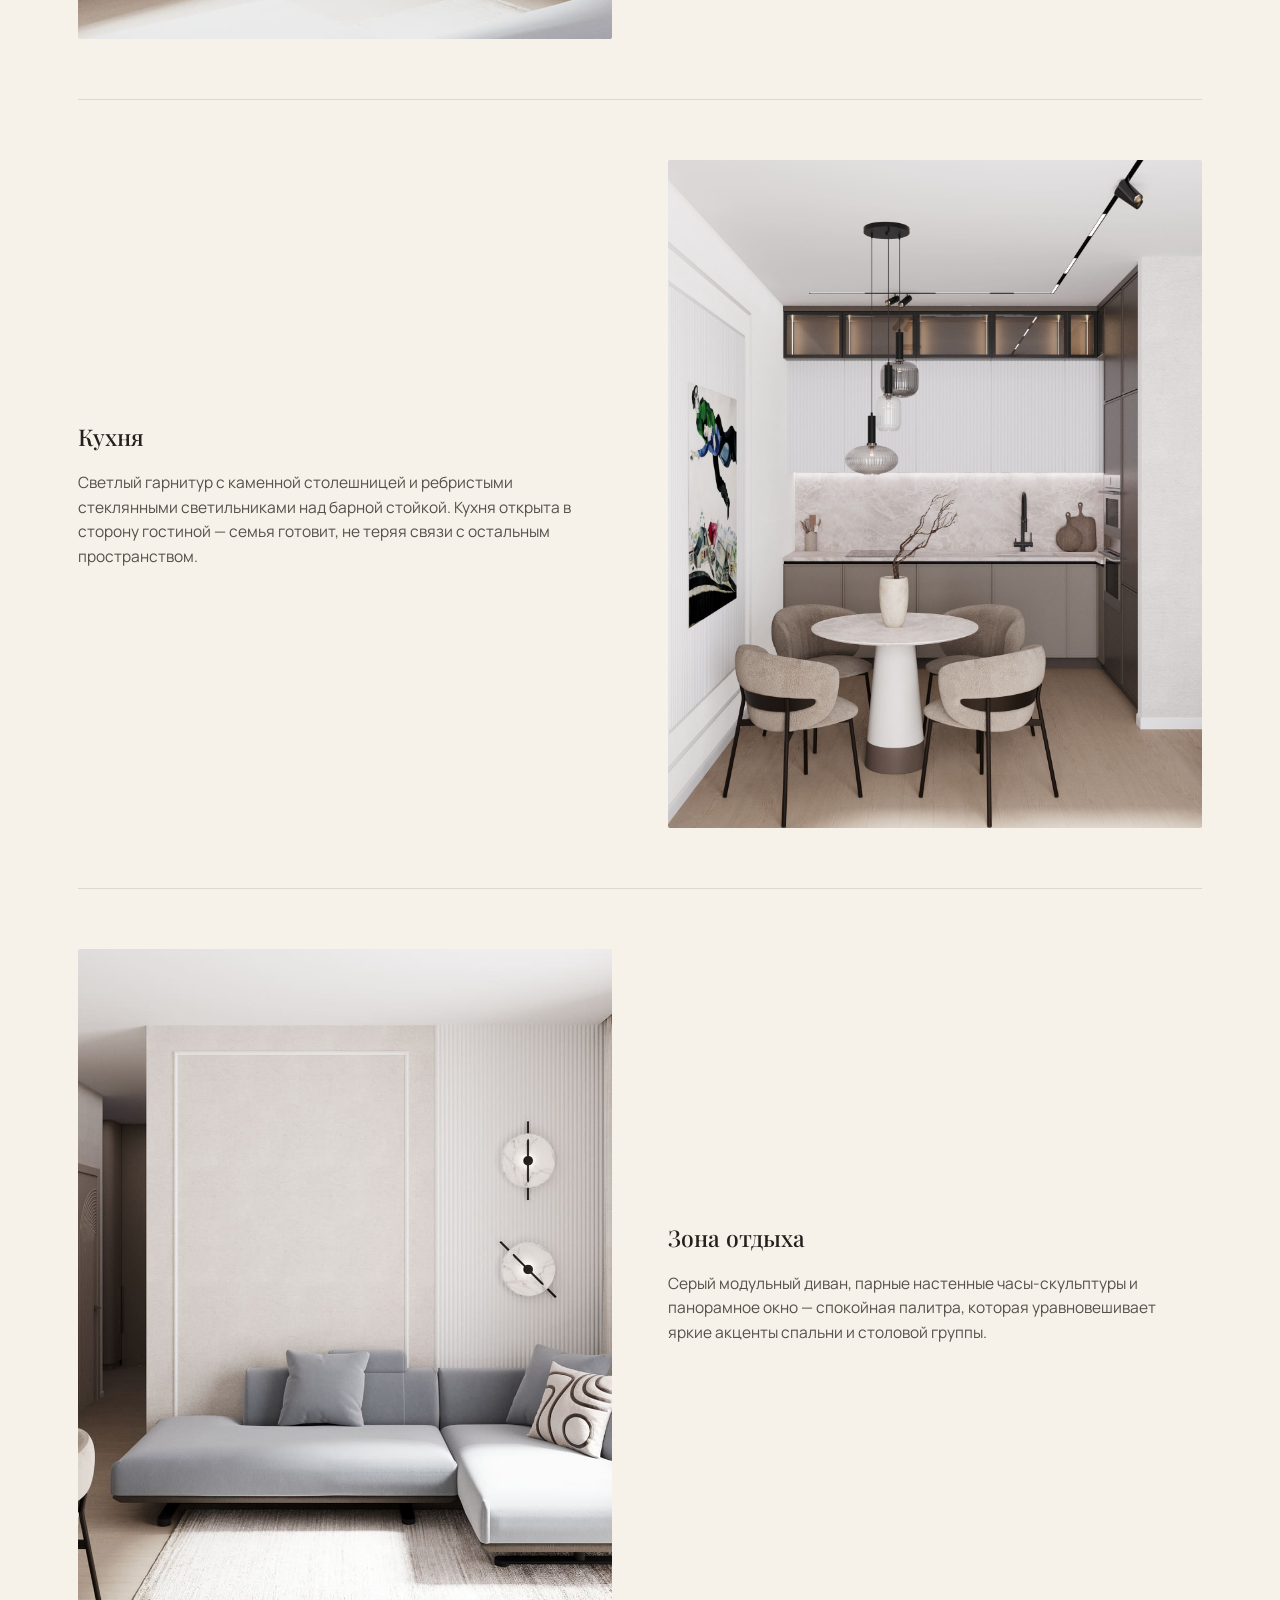
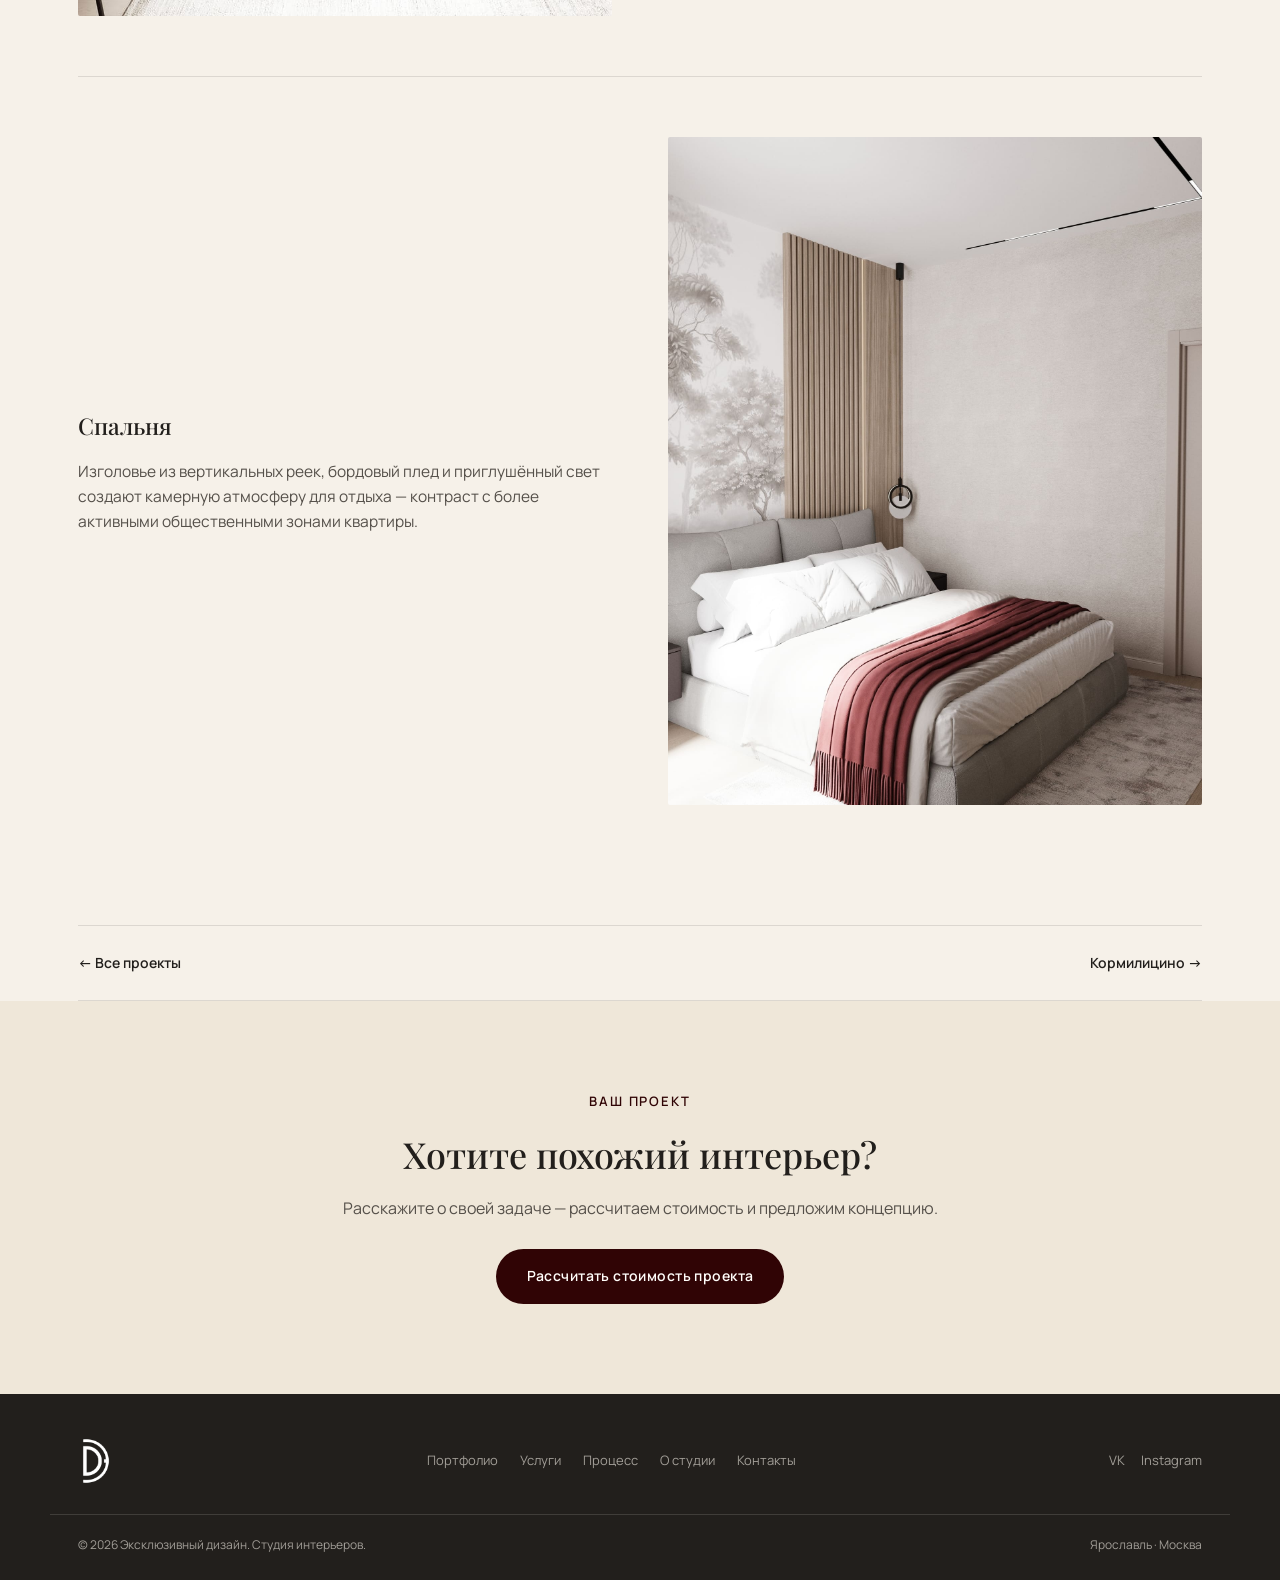
<file: shagal.html>
<!DOCTYPE html>
<html lang="ru">
<head>
<meta charset="UTF-8">
<meta name="viewport" content="width=device-width, initial-scale=1.0">
<title>ЖК «Шагал» — квартира 58 м² | Эксклюзивный дизайн</title>
<meta name="description" content="Дизайн-проект квартиры 58 м² в ЖК «Шагал», Ярославль — современная классика с терракотовыми и зелёными акцентами.">
<link rel="icon" type="image/png" href="assets/images/logo/logo.png">

<link rel="preconnect" href="https://fonts.googleapis.com">
<link rel="preconnect" href="https://fonts.gstatic.com" crossorigin>
<link href="https://fonts.googleapis.com/css2?family=Playfair+Display:ital,wght@0,400;0,500;0,600;0,700;1,400;1,500&family=Manrope:wght@400;500;600;700&display=swap" rel="stylesheet">
<link rel="stylesheet" href="css/style.css">
</head>
<body>

<!-- ============================= HEADER ============================= -->
<header class="site-header" id="siteHeader">
  <div class="wrap header-inner">
    <a href="index.html" class="logo" aria-label="Эксклюзивный дизайн — на главную">
      <span class="logo-icon"><img src="assets/images/logo/logo.png" alt="Эксклюзивный дизайн"></span>
    </a>

    <nav class="main-nav" id="mainNav">
      <a href="portfolio.html">Портфолио</a>
      <a href="index.html#services">Услуги</a>
      <a href="index.html#process">Процесс</a>
      <a href="index.html#calculator">Расчёт стоимости</a>
      <a href="index.html#about">О студии</a>
      <a href="index.html#contact">Контакты</a>
      <a href="index.html#calculator" class="btn btn-accent btn-small nav-cta">Обсудить проект</a>
    </nav>

    <div class="header-actions">
      <a href="index.html#calculator" class="btn btn-ghost btn-small header-cta">Обсудить проект</a>
      <button class="nav-toggle" id="navToggle" aria-label="Открыть меню" aria-expanded="false">
        <span></span><span></span><span></span>
      </button>
    </div>
  </div>
</header>

<main>

  <!-- ============================= PAGE HERO ============================= -->
  <section class="page-hero">
    <div class="hero-media">
      <img class="hero-media-img" src="assets/images/misc/fabric-accent.jpg" alt="Эксклюзивный дизайн">
    </div>
    <div class="hero-vignette"></div>
    <div class="hero-scrim"></div>

    <div class="wrap page-hero-content">
      <a href="portfolio.html" class="page-back">← Все проекты</a>
      <span class="eyebrow">Квартира · Ярославль</span>
      <h1>ЖК «Шагал»</h1>
      <p class="page-meta">58 м² · современная классика</p>
    </div>
  </section>

  <!-- ========================= INTRO ========================= -->
  <section class="project-intro">
    <div class="wrap project-intro-inner">
      <span class="eyebrow eyebrow-center">О проекте</span>
      <p>Семейная квартира, где современная классика встречается с индивидуальным
         характером: терракотовая обивка, медная люстра ручной работы и собственная
         картинная галерея в гостиной. Планировка выстроена вокруг тёплого, камерного
         освещения — в каждой комнате свой сценарий света для утра и вечера.</p>
    </div>
  </section>

  <!-- ========================= META ========================= -->
  <section class="project-meta-row">
    <div class="wrap trust-grid">
      <div class="trust-item">
        <span class="trust-num">58 м²</span>
        <span class="trust-label">площадь</span>
      </div>
      <div class="trust-item">
        <span class="trust-num">Классика</span>
        <span class="trust-label">современная классика</span>
      </div>
      <div class="trust-item">
        <span class="trust-num">Ярославль</span>
        <span class="trust-label">город</span>
      </div>
      <div class="trust-item">
        <span class="trust-num">Реализован</span>
        <span class="trust-label">статус проекта</span>
      </div>
    </div>
  </section>

  <!-- ========================= ROOMS ========================= -->
  <section class="room-list">
    <div class="wrap">

      <div class="room-grid">
        <div class="room-photo">
          <img src="assets/images/portfolio/shagal-1.jpg" alt="ЖК «Шагал» — гостиная с картиной">
        </div>
        <div class="room-text">
          <h3>Гостиная</h3>
          <p>Центр композиции — репродукция Шагала в раме из реечных панелей,
             которая задаёт тон всей комнате. Круглый обеденный стол и лаконичная
             мебель оставляют пространству воздух, а латунные подвесы над столом
             мягко очерчивают обеденную зону.</p>
        </div>
      </div>

      <div class="room-grid is-reverse">
        <div class="room-photo">
          <img src="assets/images/portfolio/shagal-2.jpg" alt="ЖК «Шагал» — кухня-столовая">
        </div>
        <div class="room-text">
          <h3>Кухня</h3>
          <p>Светлый гарнитур с каменной столешницей и ребристыми стеклянными
             светильниками над барной стойкой. Кухня открыта в сторону гостиной —
             семья готовит, не теряя связи с остальным пространством.</p>
        </div>
      </div>

      <div class="room-grid">
        <div class="room-photo">
          <img src="assets/images/portfolio/shagal-3.jpg" alt="ЖК «Шагал» — гостиная с диваном">
        </div>
        <div class="room-text">
          <h3>Зона отдыха</h3>
          <p>Серый модульный диван, парные настенные часы-скульптуры и панорамное
             окно — спокойная палитра, которая уравновешивает яркие акценты
             спальни и столовой группы.</p>
        </div>
      </div>

      <div class="room-grid is-reverse">
        <div class="room-photo">
          <img src="assets/images/portfolio/shagal-4.jpg" alt="ЖК «Шагал» — спальня, вид 2">
        </div>
        <div class="room-text">
          <h3>Спальня</h3>
          <p>Изголовье из вертикальных реек, бордовый плед и приглушённый свет
             создают камерную атмосферу для отдыха — контраст с более активными
             общественными зонами квартиры.</p>
        </div>
      </div>

    </div>
  </section>

  <!-- ========================= PROJECT NAV ========================= -->
  <section class="wrap">
    <div class="project-nav">
      <a href="portfolio.html">← Все проекты</a>
      <a href="kormilitsino.html">Кормилицино →</a>
    </div>
  </section>

  <!-- ========================= CTA ========================= -->
  <section class="project-cta">
    <div class="wrap">
      <span class="eyebrow eyebrow-center">Ваш проект</span>
      <h2>Хотите похожий интерьер?</h2>
      <p>Расскажите о своей задаче — рассчитаем стоимость и предложим концепцию.</p>
      <a href="index.html#calculator" class="btn btn-accent">Рассчитать стоимость проекта</a>
    </div>
  </section>

</main>

<!-- ============================= FOOTER ============================= -->
<footer class="site-footer">
  <div class="wrap footer-inner">
    <a href="index.html" class="logo footer-logo">
      <span class="logo-icon"><img src="assets/images/logo/logo.png" alt="Эксклюзивный дизайн"></span>
    </a>

    <nav class="footer-nav">
      <a href="portfolio.html">Портфолио</a>
      <a href="index.html#services">Услуги</a>
      <a href="index.html#process">Процесс</a>
      <a href="index.html#about">О студии</a>
      <a href="index.html#contact">Контакты</a>
    </nav>

    <div class="footer-social">
      <a href="https://vk.ru/exclusiveproject76" target="_blank" rel="noopener">VK</a>
      <a href="https://www.instagram.com/exclusive_design76" target="_blank" rel="noopener">Instagram</a>
    </div>
  </div>
  <div class="wrap footer-bottom">
    <span>© 2026 Эксклюзивный дизайн. Студия интерьеров.</span>
    <span>Ярославль · Москва</span>
  </div>
</footer>

<script src="js/main.js"></script>
</body>
</html>
</file>
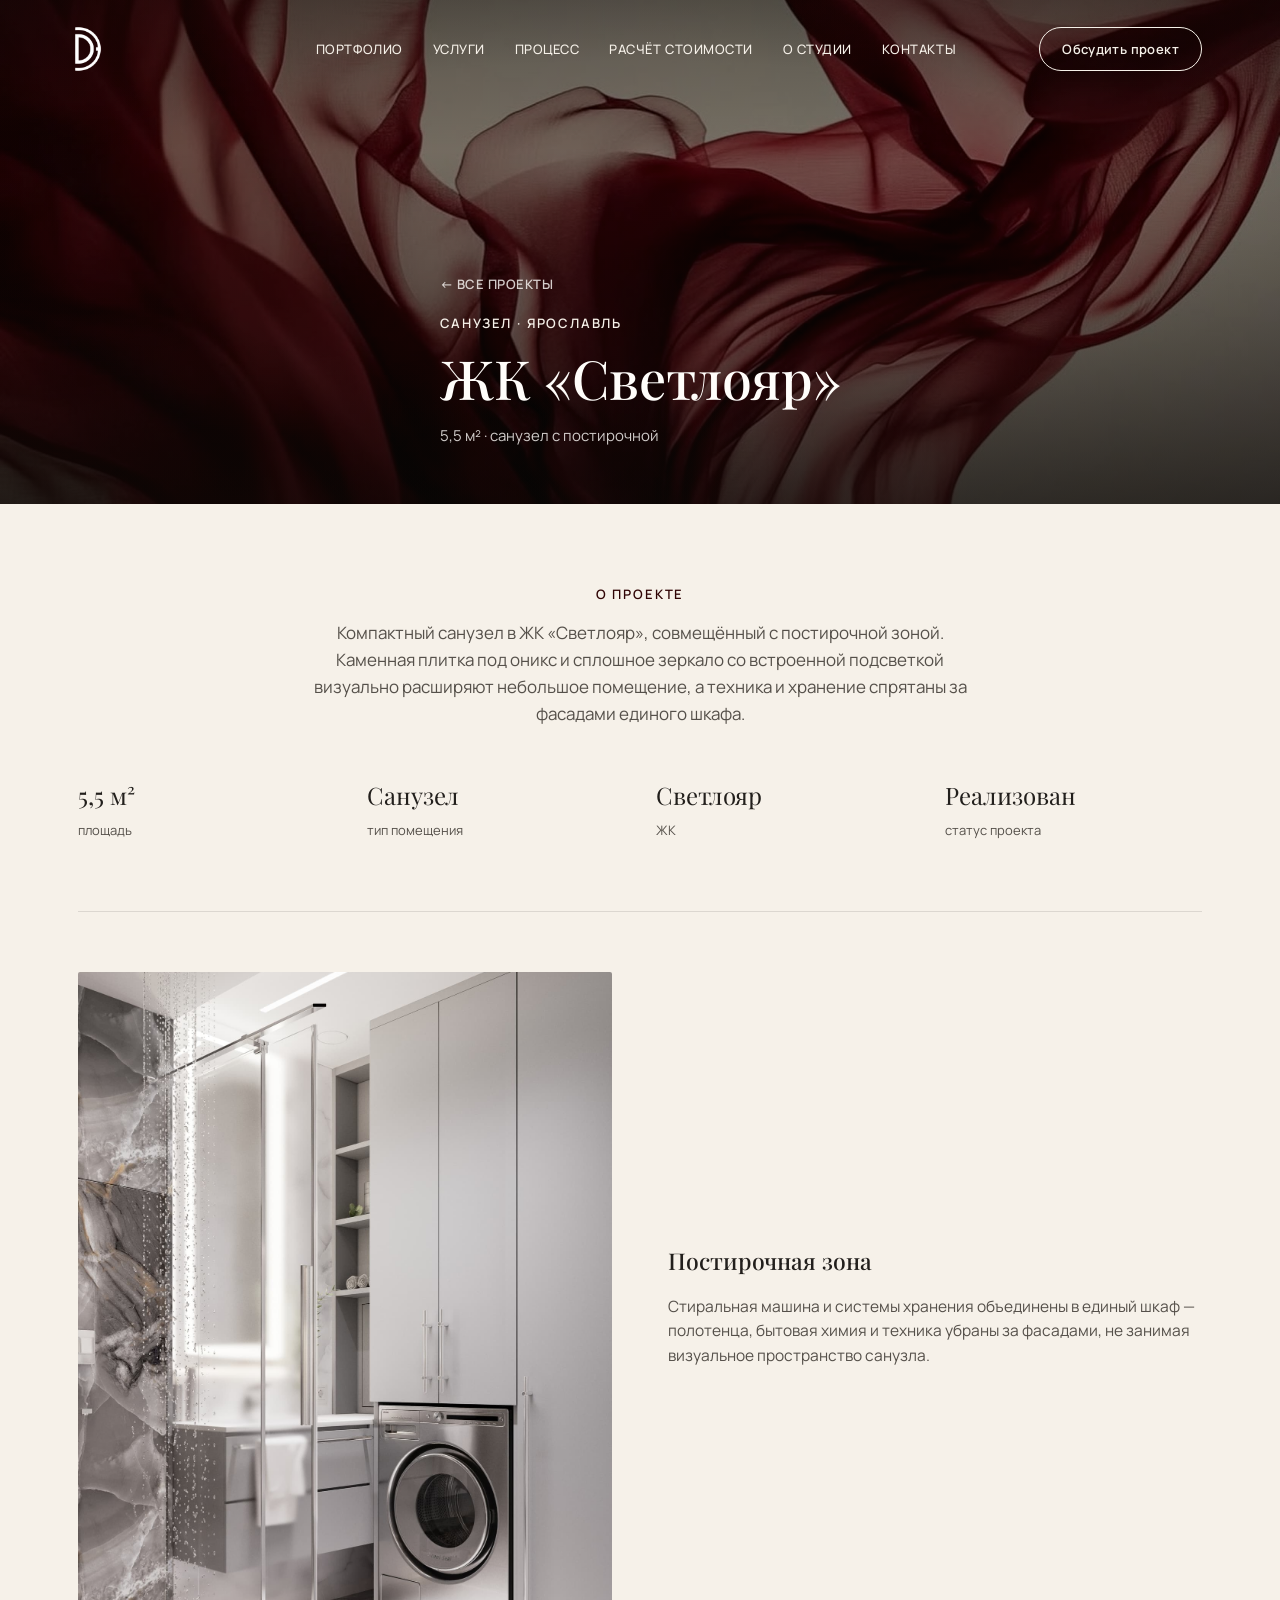
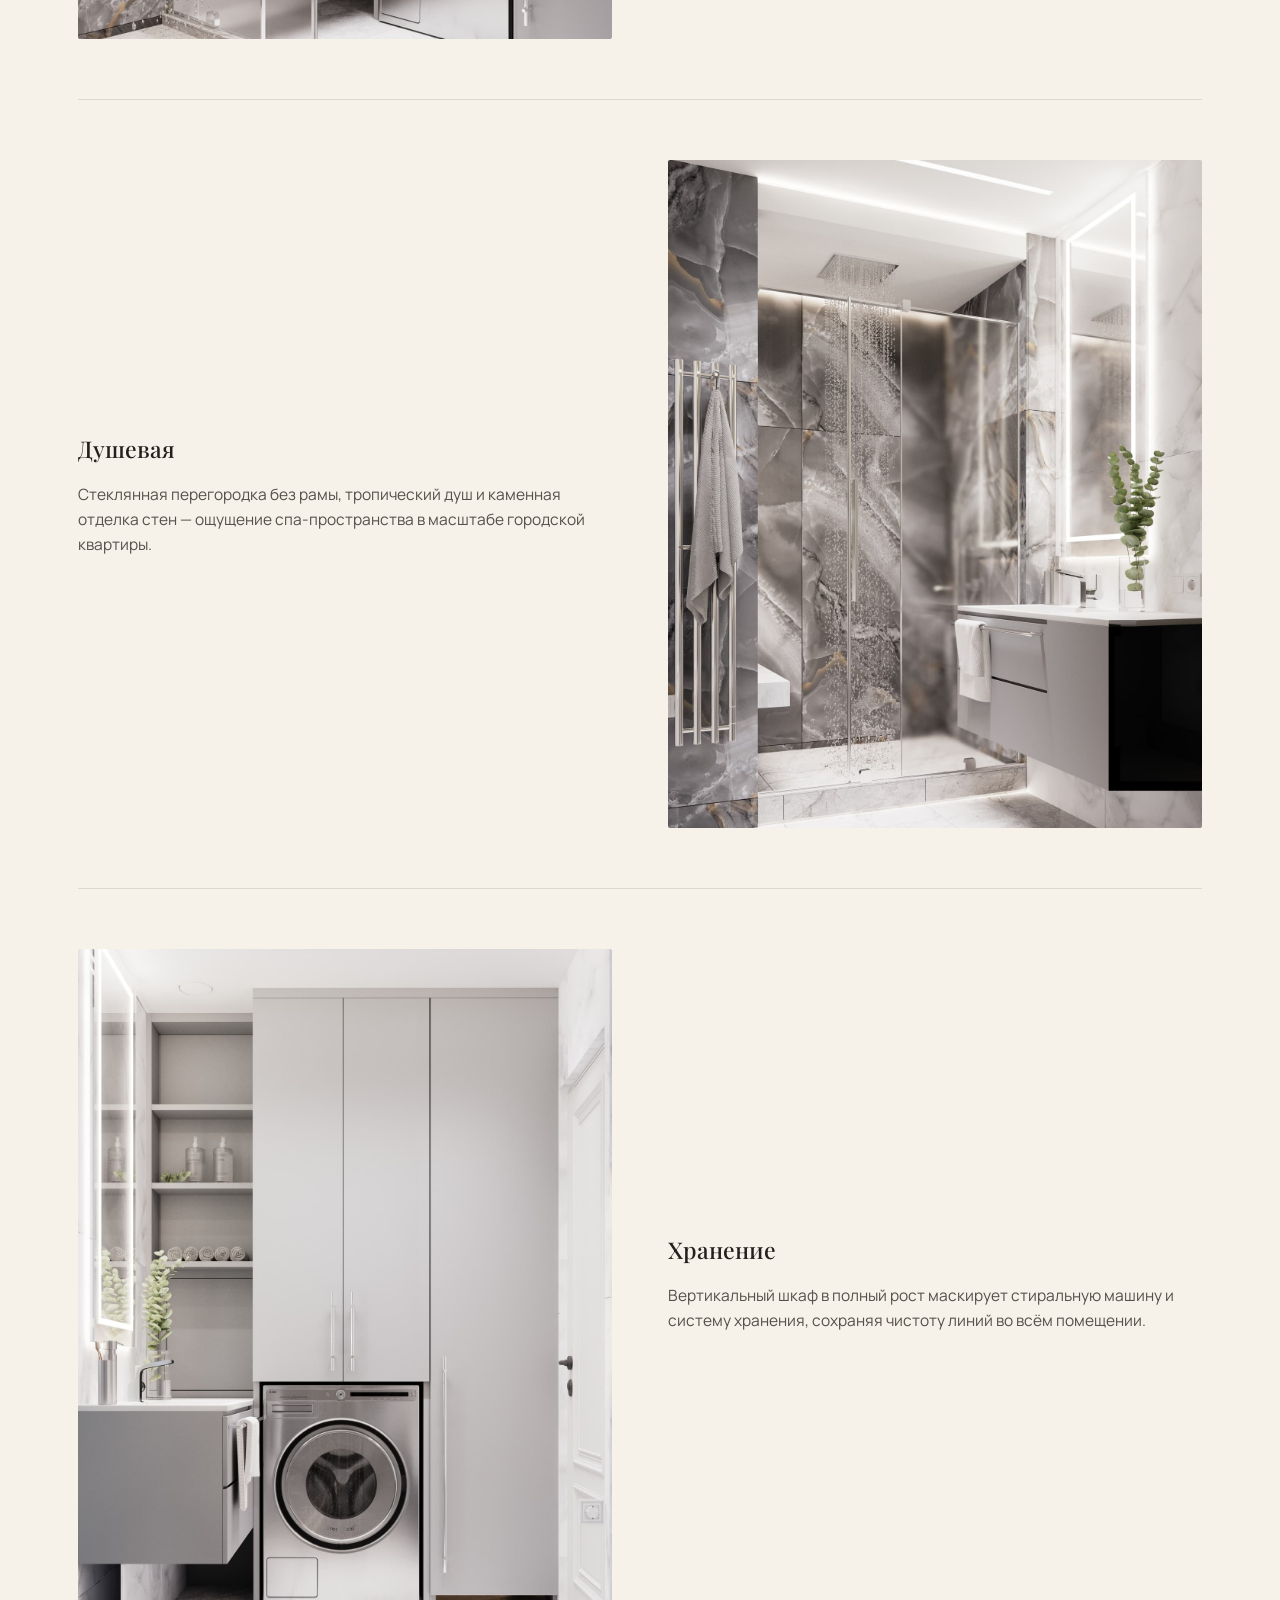
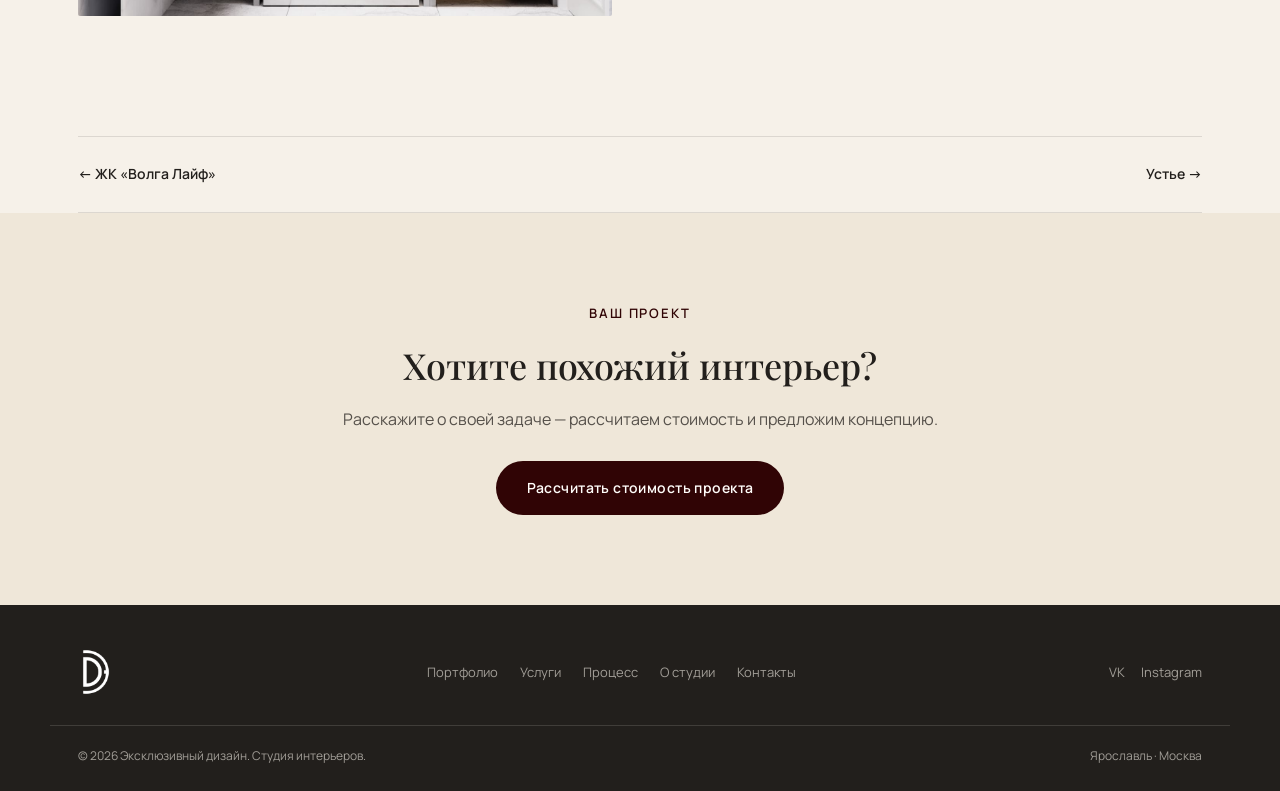
<file: svetloyar.html>
<!DOCTYPE html>
<html lang="ru">
<head>
<meta charset="UTF-8">
<meta name="viewport" content="width=device-width, initial-scale=1.0">
<title>ЖК «Светлояр» — санузел 5,5 м² | Эксклюзивный дизайн</title>
<meta name="description" content="Дизайн-проект санузла 5,5 м² в ЖК «Светлояр», Ярославль — каменная плитка под оникс, совмещённая с постирочной зоной.">
<link rel="icon" type="image/png" href="assets/images/logo/logo.png">

<link rel="preconnect" href="https://fonts.googleapis.com">
<link rel="preconnect" href="https://fonts.gstatic.com" crossorigin>
<link href="https://fonts.googleapis.com/css2?family=Playfair+Display:ital,wght@0,400;0,500;0,600;0,700;1,400;1,500&family=Manrope:wght@400;500;600;700&display=swap" rel="stylesheet">
<link rel="stylesheet" href="css/style.css">
</head>
<body>

<!-- ============================= HEADER ============================= -->
<header class="site-header" id="siteHeader">
  <div class="wrap header-inner">
    <a href="index.html" class="logo" aria-label="Эксклюзивный дизайн — на главную">
      <span class="logo-icon"><img src="assets/images/logo/logo.png" alt="Эксклюзивный дизайн"></span>
    </a>

    <nav class="main-nav" id="mainNav">
      <a href="portfolio.html">Портфолио</a>
      <a href="index.html#services">Услуги</a>
      <a href="index.html#process">Процесс</a>
      <a href="index.html#calculator">Расчёт стоимости</a>
      <a href="index.html#about">О студии</a>
      <a href="index.html#contact">Контакты</a>
      <a href="index.html#calculator" class="btn btn-accent btn-small nav-cta">Обсудить проект</a>
    </nav>

    <div class="header-actions">
      <a href="index.html#calculator" class="btn btn-ghost btn-small header-cta">Обсудить проект</a>
      <button class="nav-toggle" id="navToggle" aria-label="Открыть меню" aria-expanded="false">
        <span></span><span></span><span></span>
      </button>
    </div>
  </div>
</header>

<main>

  <!-- ============================= PAGE HERO ============================= -->
  <section class="page-hero">
    <div class="hero-media">
      <img class="hero-media-img" src="assets/images/misc/fabric-accent.jpg" alt="Эксклюзивный дизайн">
    </div>
    <div class="hero-vignette"></div>
    <div class="hero-scrim"></div>

    <div class="wrap page-hero-content">
      <a href="portfolio.html" class="page-back">← Все проекты</a>
      <span class="eyebrow">Санузел · Ярославль</span>
      <h1>ЖК «Светлояр»</h1>
      <p class="page-meta">5,5 м² · санузел с постирочной</p>
    </div>
  </section>

  <!-- ========================= INTRO ========================= -->
  <section class="project-intro">
    <div class="wrap project-intro-inner">
      <span class="eyebrow eyebrow-center">О проекте</span>
      <p>Компактный санузел в ЖК «Светлояр», совмещённый с постирочной зоной.
         Каменная плитка под оникс и сплошное зеркало со встроенной подсветкой
         визуально расширяют небольшое помещение, а техника и хранение спрятаны
         за фасадами единого шкафа.</p>
    </div>
  </section>

  <!-- ========================= META ========================= -->
  <section class="project-meta-row">
    <div class="wrap trust-grid">
      <div class="trust-item">
        <span class="trust-num">5,5 м²</span>
        <span class="trust-label">площадь</span>
      </div>
      <div class="trust-item">
        <span class="trust-num">Санузел</span>
        <span class="trust-label">тип помещения</span>
      </div>
      <div class="trust-item">
        <span class="trust-num">Светлояр</span>
        <span class="trust-label">ЖК</span>
      </div>
      <div class="trust-item">
        <span class="trust-num">Реализован</span>
        <span class="trust-label">статус проекта</span>
      </div>
    </div>
  </section>

  <!-- ========================= ROOMS ========================= -->
  <section class="room-list">
    <div class="wrap">

      <div class="room-grid">
        <div class="room-photo">
          <img src="assets/images/portfolio/svetloyar-1.jpg" alt="ЖК «Светлояр» — зона со стиральной машиной">
        </div>
        <div class="room-text">
          <h3>Постирочная зона</h3>
          <p>Стиральная машина и системы хранения объединены в единый шкаф —
             полотенца, бытовая химия и техника убраны за фасадами, не
             занимая визуальное пространство санузла.</p>
        </div>
      </div>

      <div class="room-grid is-reverse">
        <div class="room-photo">
          <img src="assets/images/portfolio/svetloyar-2.jpg" alt="ЖК «Светлояр» — душевая кабина и зеркало">
        </div>
        <div class="room-text">
          <h3>Душевая</h3>
          <p>Стеклянная перегородка без рамы, тропический душ и каменная
             отделка стен — ощущение спа-пространства в масштабе городской
             квартиры.</p>
        </div>
      </div>

      <div class="room-grid">
        <div class="room-photo">
          <img src="assets/images/portfolio/svetloyar-3.jpg" alt="ЖК «Светлояр» — шкаф со стиральной машиной">
        </div>
        <div class="room-text">
          <h3>Хранение</h3>
          <p>Вертикальный шкаф в полный рост маскирует стиральную машину и
             систему хранения, сохраняя чистоту линий во всём помещении.</p>
        </div>
      </div>

    </div>
  </section>

  <!-- ========================= PROJECT NAV ========================= -->
  <section class="wrap">
    <div class="project-nav">
      <a href="volga-life.html">← ЖК «Волга Лайф»</a>
      <a href="ustye.html">Устье →</a>
    </div>
  </section>

  <!-- ========================= CTA ========================= -->
  <section class="project-cta">
    <div class="wrap">
      <span class="eyebrow eyebrow-center">Ваш проект</span>
      <h2>Хотите похожий интерьер?</h2>
      <p>Расскажите о своей задаче — рассчитаем стоимость и предложим концепцию.</p>
      <a href="index.html#calculator" class="btn btn-accent">Рассчитать стоимость проекта</a>
    </div>
  </section>

</main>

<!-- ============================= FOOTER ============================= -->
<footer class="site-footer">
  <div class="wrap footer-inner">
    <a href="index.html" class="logo footer-logo">
      <span class="logo-icon"><img src="assets/images/logo/logo.png" alt="Эксклюзивный дизайн"></span>
    </a>

    <nav class="footer-nav">
      <a href="portfolio.html">Портфолио</a>
      <a href="index.html#services">Услуги</a>
      <a href="index.html#process">Процесс</a>
      <a href="index.html#about">О студии</a>
      <a href="index.html#contact">Контакты</a>
    </nav>

    <div class="footer-social">
      <a href="https://vk.ru/exclusiveproject76" target="_blank" rel="noopener">VK</a>
      <a href="https://www.instagram.com/exclusive_design76" target="_blank" rel="noopener">Instagram</a>
    </div>
  </div>
  <div class="wrap footer-bottom">
    <span>© 2026 Эксклюзивный дизайн. Студия интерьеров.</span>
    <span>Ярославль · Москва</span>
  </div>
</footer>

<script src="js/main.js"></script>
</body>
</html>
</file>
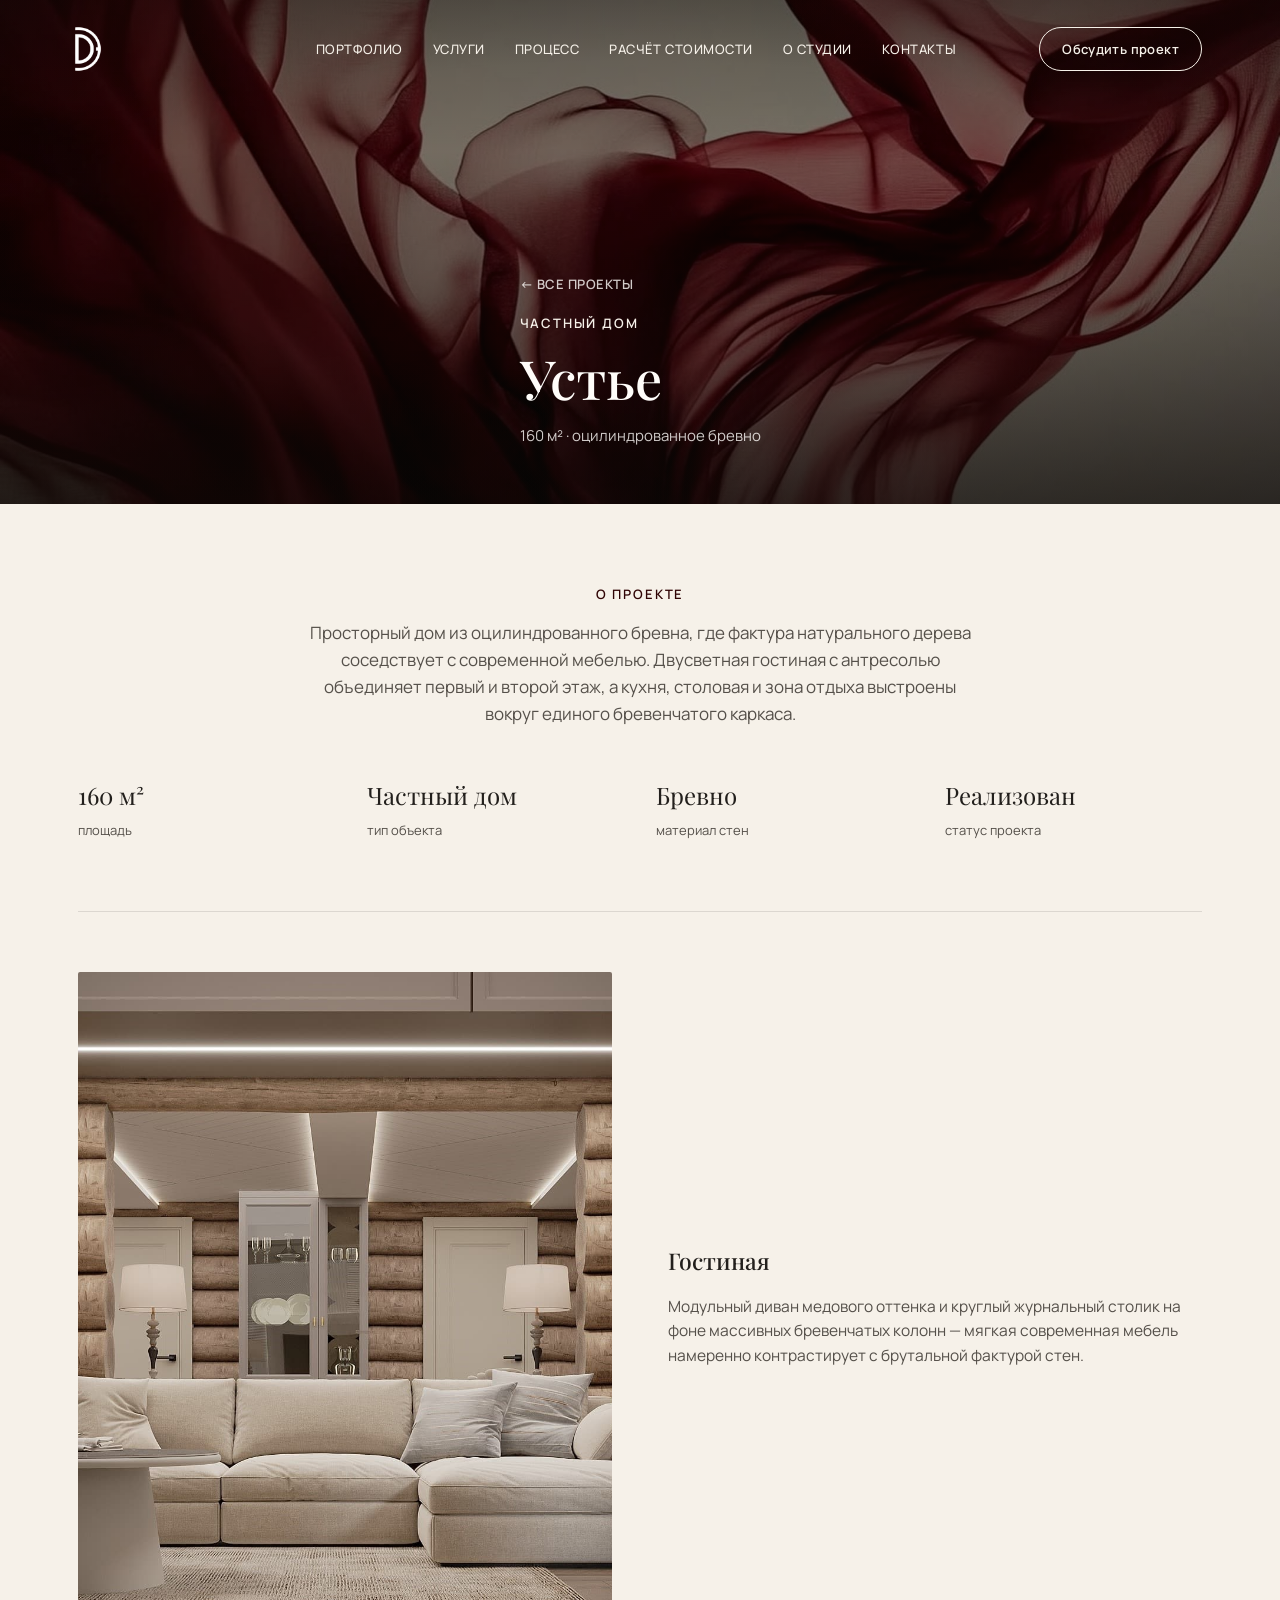
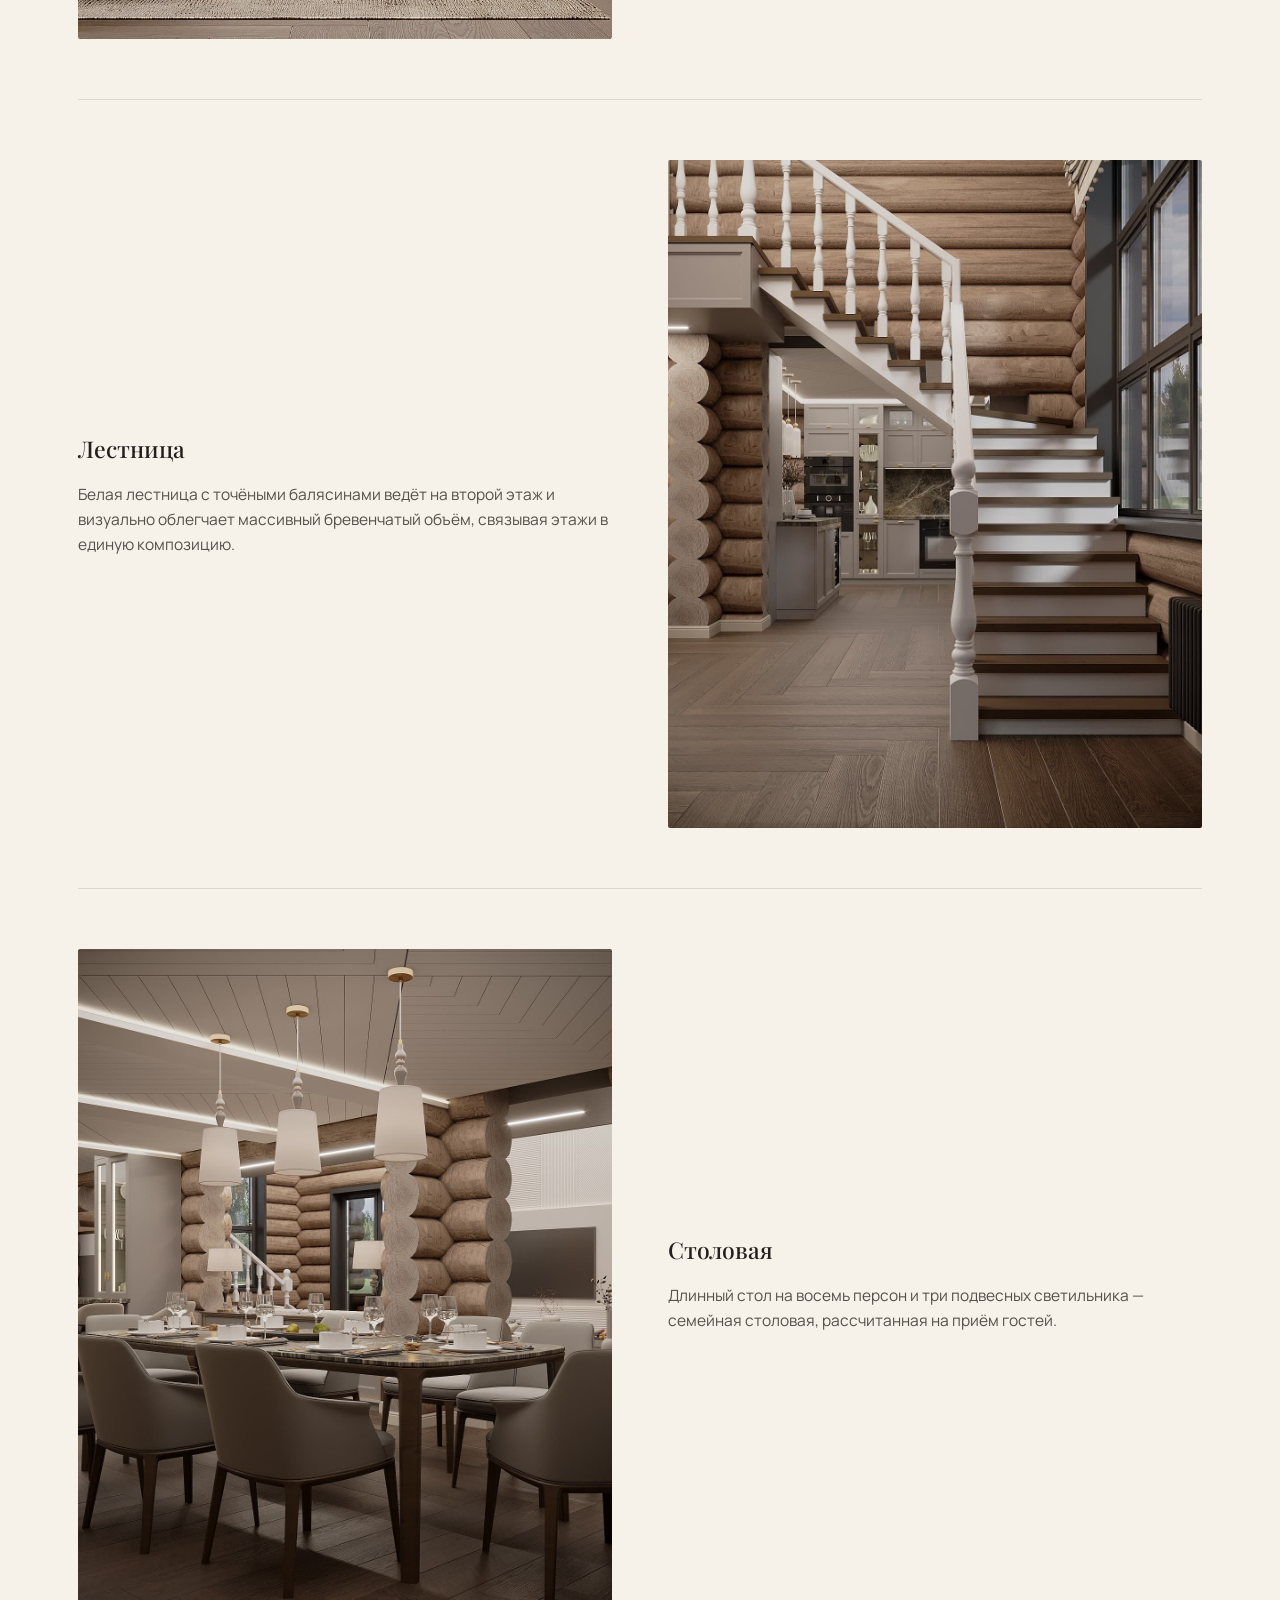
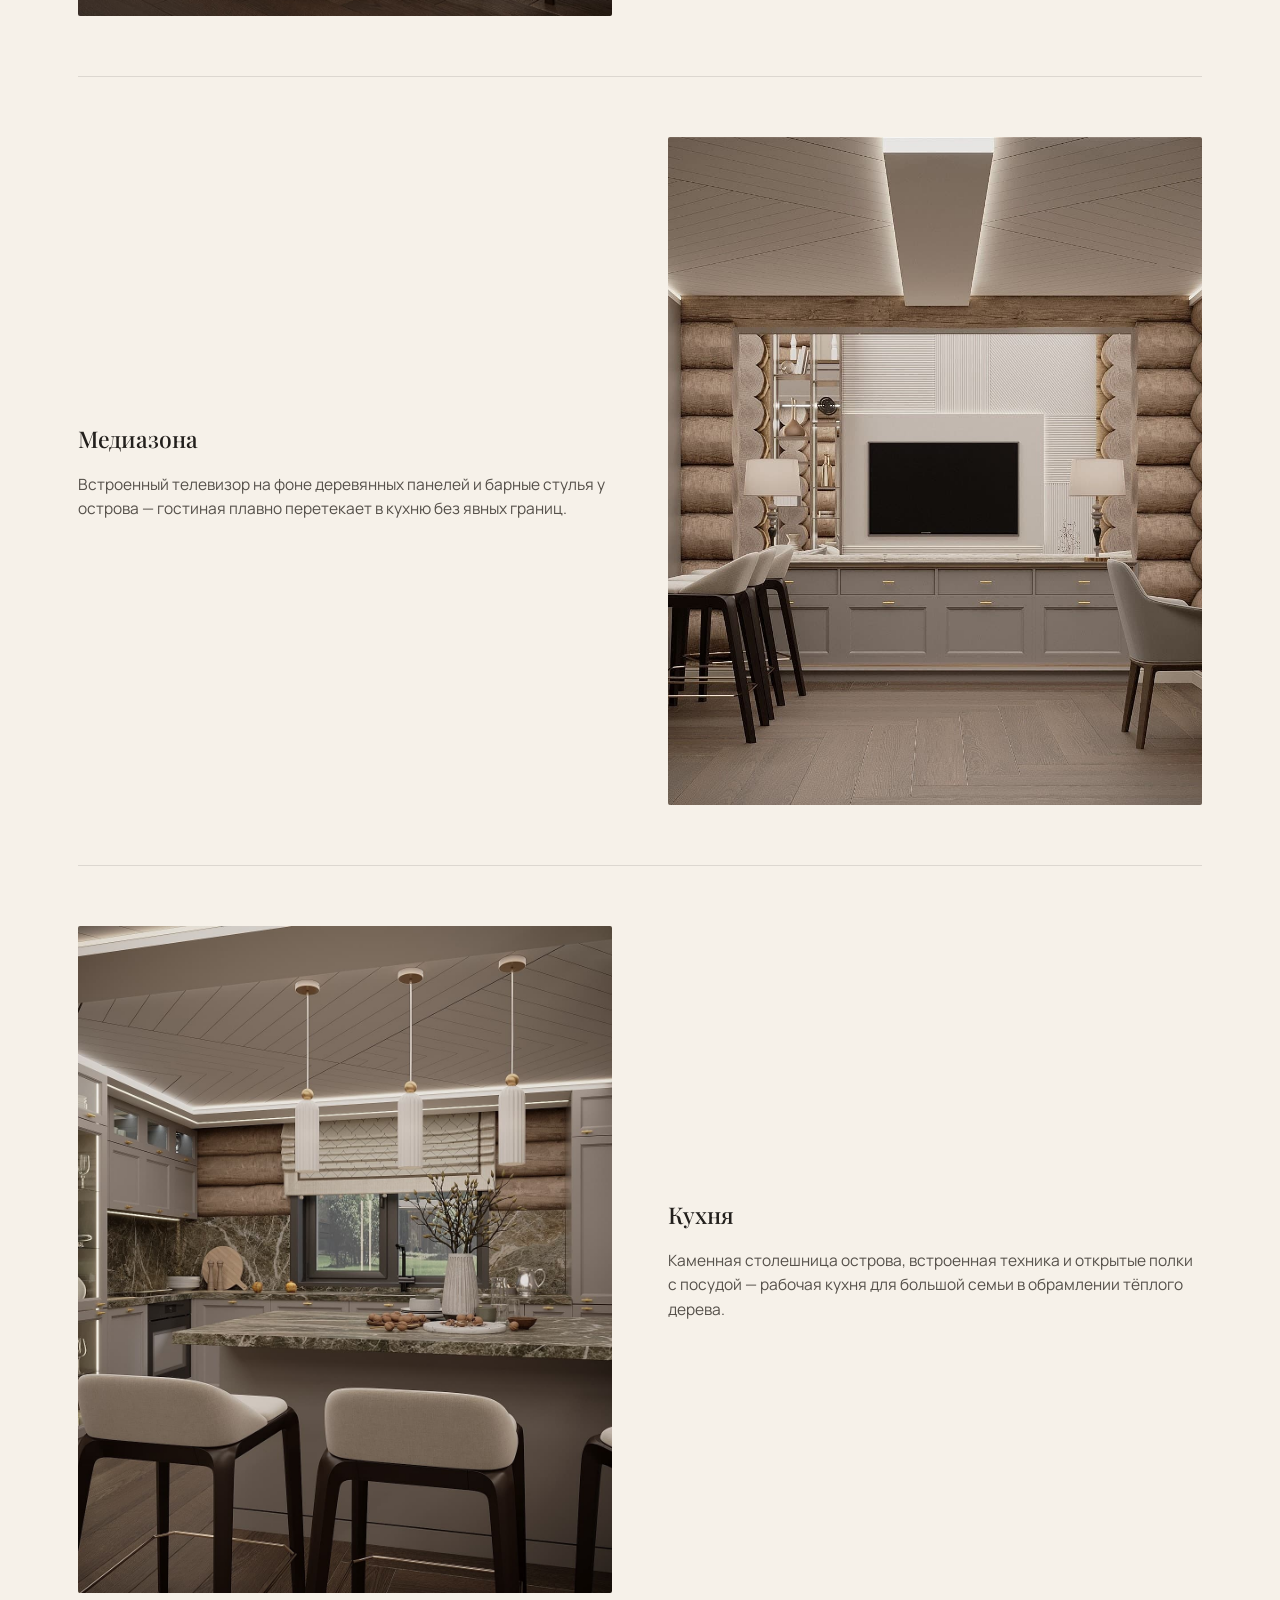
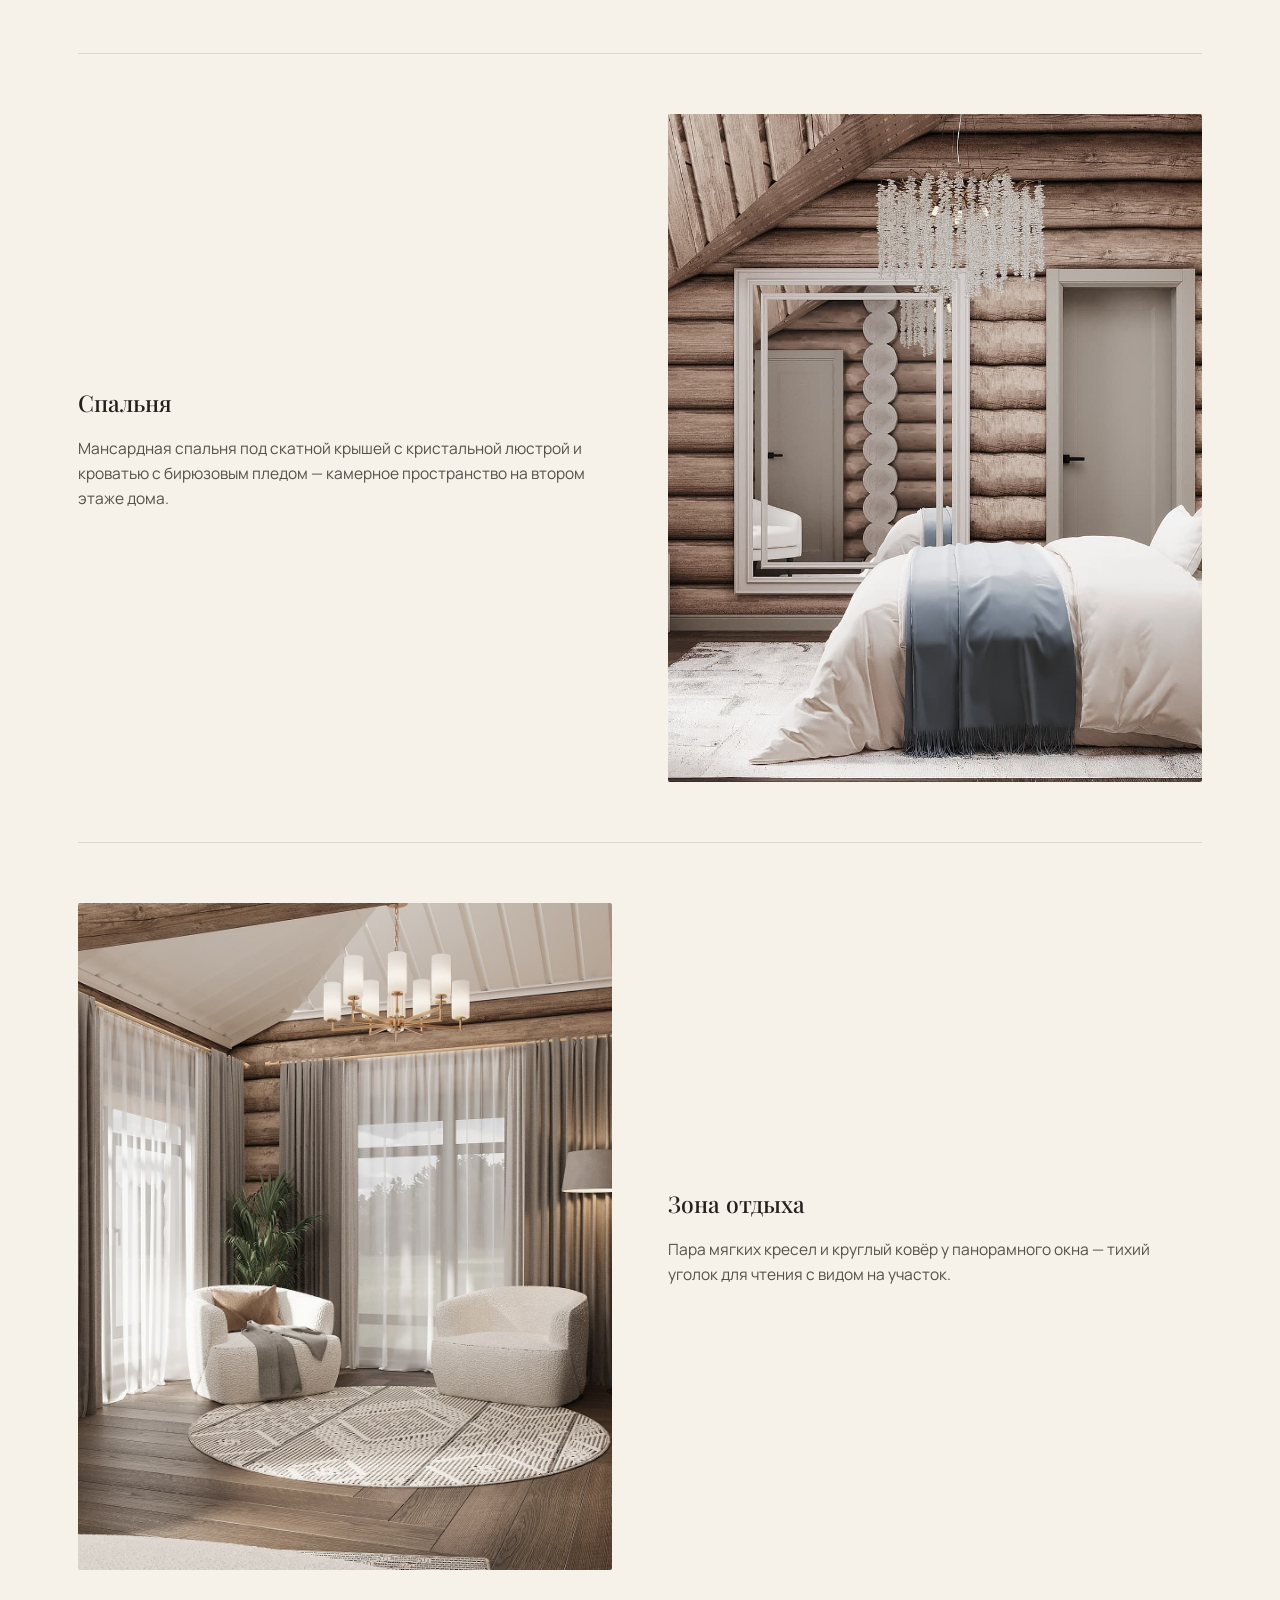
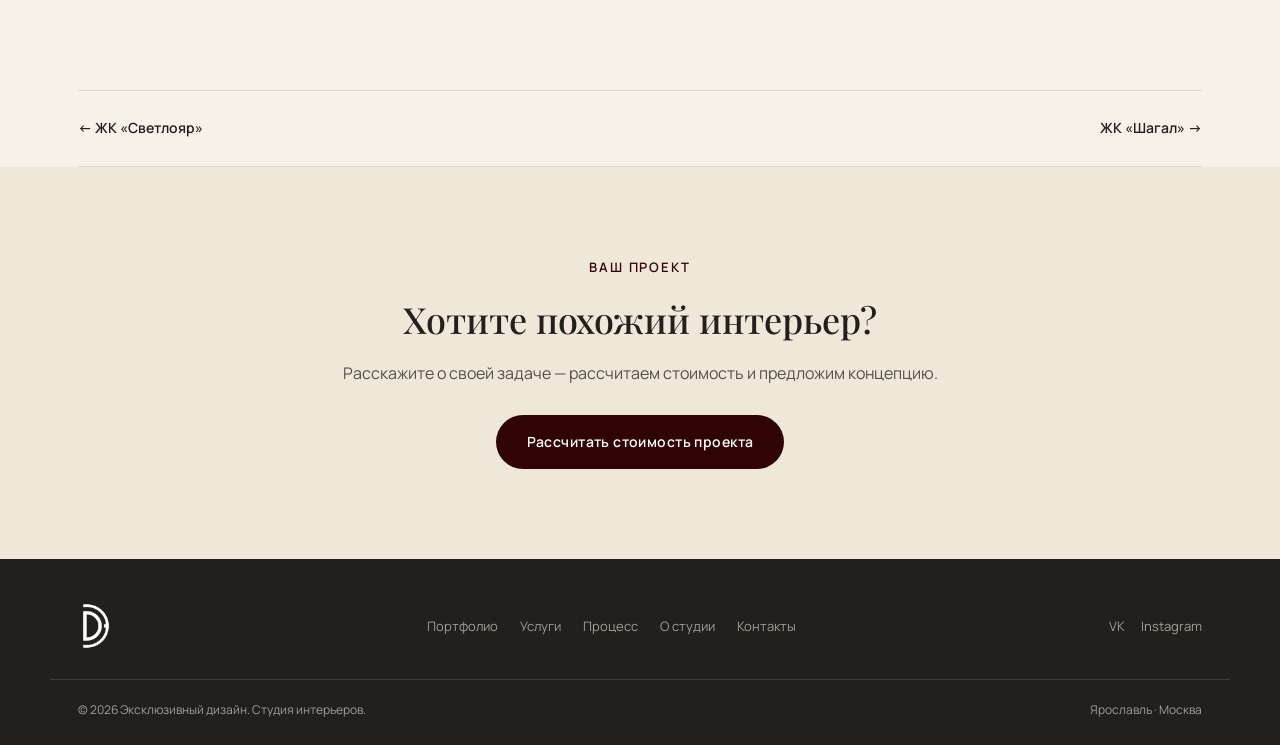
<file: ustye.html>
<!DOCTYPE html>
<html lang="ru">
<head>
<meta charset="UTF-8">
<meta name="viewport" content="width=device-width, initial-scale=1.0">
<title>Устье — частный дом 160 м² | Эксклюзивный дизайн</title>
<meta name="description" content="Дизайн-проект частного дома 160 м², «Устье» — интерьер из оцилиндрованного бревна с современной мебелью.">
<link rel="icon" type="image/png" href="assets/images/logo/logo.png">

<link rel="preconnect" href="https://fonts.googleapis.com">
<link rel="preconnect" href="https://fonts.gstatic.com" crossorigin>
<link href="https://fonts.googleapis.com/css2?family=Playfair+Display:ital,wght@0,400;0,500;0,600;0,700;1,400;1,500&family=Manrope:wght@400;500;600;700&display=swap" rel="stylesheet">
<link rel="stylesheet" href="css/style.css">
</head>
<body>

<!-- ============================= HEADER ============================= -->
<header class="site-header" id="siteHeader">
  <div class="wrap header-inner">
    <a href="index.html" class="logo" aria-label="Эксклюзивный дизайн — на главную">
      <span class="logo-icon"><img src="assets/images/logo/logo.png" alt="Эксклюзивный дизайн"></span>
    </a>

    <nav class="main-nav" id="mainNav">
      <a href="portfolio.html">Портфолио</a>
      <a href="index.html#services">Услуги</a>
      <a href="index.html#process">Процесс</a>
      <a href="index.html#calculator">Расчёт стоимости</a>
      <a href="index.html#about">О студии</a>
      <a href="index.html#contact">Контакты</a>
      <a href="index.html#calculator" class="btn btn-accent btn-small nav-cta">Обсудить проект</a>
    </nav>

    <div class="header-actions">
      <a href="index.html#calculator" class="btn btn-ghost btn-small header-cta">Обсудить проект</a>
      <button class="nav-toggle" id="navToggle" aria-label="Открыть меню" aria-expanded="false">
        <span></span><span></span><span></span>
      </button>
    </div>
  </div>
</header>

<main>

  <!-- ============================= PAGE HERO ============================= -->
  <section class="page-hero">
    <div class="hero-media">
      <img class="hero-media-img" src="assets/images/misc/fabric-accent.jpg" alt="Эксклюзивный дизайн">
    </div>
    <div class="hero-vignette"></div>
    <div class="hero-scrim"></div>

    <div class="wrap page-hero-content">
      <a href="portfolio.html" class="page-back">← Все проекты</a>
      <span class="eyebrow">Частный дом</span>
      <h1>Устье</h1>
      <p class="page-meta">160 м² · оцилиндрованное бревно</p>
    </div>
  </section>

  <!-- ========================= INTRO ========================= -->
  <section class="project-intro">
    <div class="wrap project-intro-inner">
      <span class="eyebrow eyebrow-center">О проекте</span>
      <p>Просторный дом из оцилиндрованного бревна, где фактура натурального
         дерева соседствует с современной мебелью. Двусветная гостиная с
         антресолью объединяет первый и второй этаж, а кухня, столовая и
         зона отдыха выстроены вокруг единого бревенчатого каркаса.</p>
    </div>
  </section>

  <!-- ========================= META ========================= -->
  <section class="project-meta-row">
    <div class="wrap trust-grid">
      <div class="trust-item">
        <span class="trust-num">160 м²</span>
        <span class="trust-label">площадь</span>
      </div>
      <div class="trust-item">
        <span class="trust-num">Частный дом</span>
        <span class="trust-label">тип объекта</span>
      </div>
      <div class="trust-item">
        <span class="trust-num">Бревно</span>
        <span class="trust-label">материал стен</span>
      </div>
      <div class="trust-item">
        <span class="trust-num">Реализован</span>
        <span class="trust-label">статус проекта</span>
      </div>
    </div>
  </section>

  <!-- ========================= ROOMS ========================= -->
  <section class="room-list">
    <div class="wrap">

      <div class="room-grid">
        <div class="room-photo">
          <img src="assets/images/portfolio/ustye-1.jpg" alt="Устье — гостиная, диванная зона">
        </div>
        <div class="room-text">
          <h3>Гостиная</h3>
          <p>Модульный диван медового оттенка и круглый журнальный столик на
             фоне массивных бревенчатых колонн — мягкая современная мебель
             намеренно контрастирует с брутальной фактурой стен.</p>
        </div>
      </div>

      <div class="room-grid is-reverse">
        <div class="room-photo">
          <img src="assets/images/portfolio/ustye-2.jpg" alt="Устье — лестница на второй этаж">
        </div>
        <div class="room-text">
          <h3>Лестница</h3>
          <p>Белая лестница с точёными балясинами ведёт на второй этаж и
             визуально облегчает массивный бревенчатый объём, связывая этажи
             в единую композицию.</p>
        </div>
      </div>

      <div class="room-grid">
        <div class="room-photo">
          <img src="assets/images/portfolio/ustye-3.jpg" alt="Устье — столовая зона">
        </div>
        <div class="room-text">
          <h3>Столовая</h3>
          <p>Длинный стол на восемь персон и три подвесных светильника —
             семейная столовая, рассчитанная на приём гостей.</p>
        </div>
      </div>

      <div class="room-grid is-reverse">
        <div class="room-photo">
          <img src="assets/images/portfolio/ustye-4.jpg" alt="Устье — гостиная с телевизором">
        </div>
        <div class="room-text">
          <h3>Медиазона</h3>
          <p>Встроенный телевизор на фоне деревянных панелей и барные стулья
             у острова — гостиная плавно перетекает в кухню без явных границ.</p>
        </div>
      </div>

      <div class="room-grid">
        <div class="room-photo">
          <img src="assets/images/portfolio/ustye-5.jpg" alt="Устье — кухонный остров">
        </div>
        <div class="room-text">
          <h3>Кухня</h3>
          <p>Каменная столешница острова, встроенная техника и открытые
             полки с посудой — рабочая кухня для большой семьи в обрамлении
             тёплого дерева.</p>
        </div>
      </div>

      <div class="room-grid is-reverse">
        <div class="room-photo">
          <img src="assets/images/portfolio/ustye-6.jpg" alt="Устье — спальня под скатной крышей">
        </div>
        <div class="room-text">
          <h3>Спальня</h3>
          <p>Мансардная спальня под скатной крышей с кристальной люстрой и
             кроватью с бирюзовым пледом — камерное пространство на втором
             этаже дома.</p>
        </div>
      </div>

      <div class="room-grid">
        <div class="room-photo">
          <img src="assets/images/portfolio/ustye-7.jpg" alt="Устье — зона отдыха у окна">
        </div>
        <div class="room-text">
          <h3>Зона отдыха</h3>
          <p>Пара мягких кресел и круглый ковёр у панорамного окна — тихий
             уголок для чтения с видом на участок.</p>
        </div>
      </div>

    </div>
  </section>

  <!-- ========================= PROJECT NAV ========================= -->
  <section class="wrap">
    <div class="project-nav">
      <a href="svetloyar.html">← ЖК «Светлояр»</a>
      <a href="shagal.html">ЖК «Шагал» →</a>
    </div>
  </section>

  <!-- ========================= CTA ========================= -->
  <section class="project-cta">
    <div class="wrap">
      <span class="eyebrow eyebrow-center">Ваш проект</span>
      <h2>Хотите похожий интерьер?</h2>
      <p>Расскажите о своей задаче — рассчитаем стоимость и предложим концепцию.</p>
      <a href="index.html#calculator" class="btn btn-accent">Рассчитать стоимость проекта</a>
    </div>
  </section>

</main>

<!-- ============================= FOOTER ============================= -->
<footer class="site-footer">
  <div class="wrap footer-inner">
    <a href="index.html" class="logo footer-logo">
      <span class="logo-icon"><img src="assets/images/logo/logo.png" alt="Эксклюзивный дизайн"></span>
    </a>

    <nav class="footer-nav">
      <a href="portfolio.html">Портфолио</a>
      <a href="index.html#services">Услуги</a>
      <a href="index.html#process">Процесс</a>
      <a href="index.html#about">О студии</a>
      <a href="index.html#contact">Контакты</a>
    </nav>

    <div class="footer-social">
      <a href="https://vk.ru/exclusiveproject76" target="_blank" rel="noopener">VK</a>
      <a href="https://www.instagram.com/exclusive_design76" target="_blank" rel="noopener">Instagram</a>
    </div>
  </div>
  <div class="wrap footer-bottom">
    <span>© 2026 Эксклюзивный дизайн. Студия интерьеров.</span>
    <span>Ярославль · Москва</span>
  </div>
</footer>

<script src="js/main.js"></script>
</body>
</html>
</file>
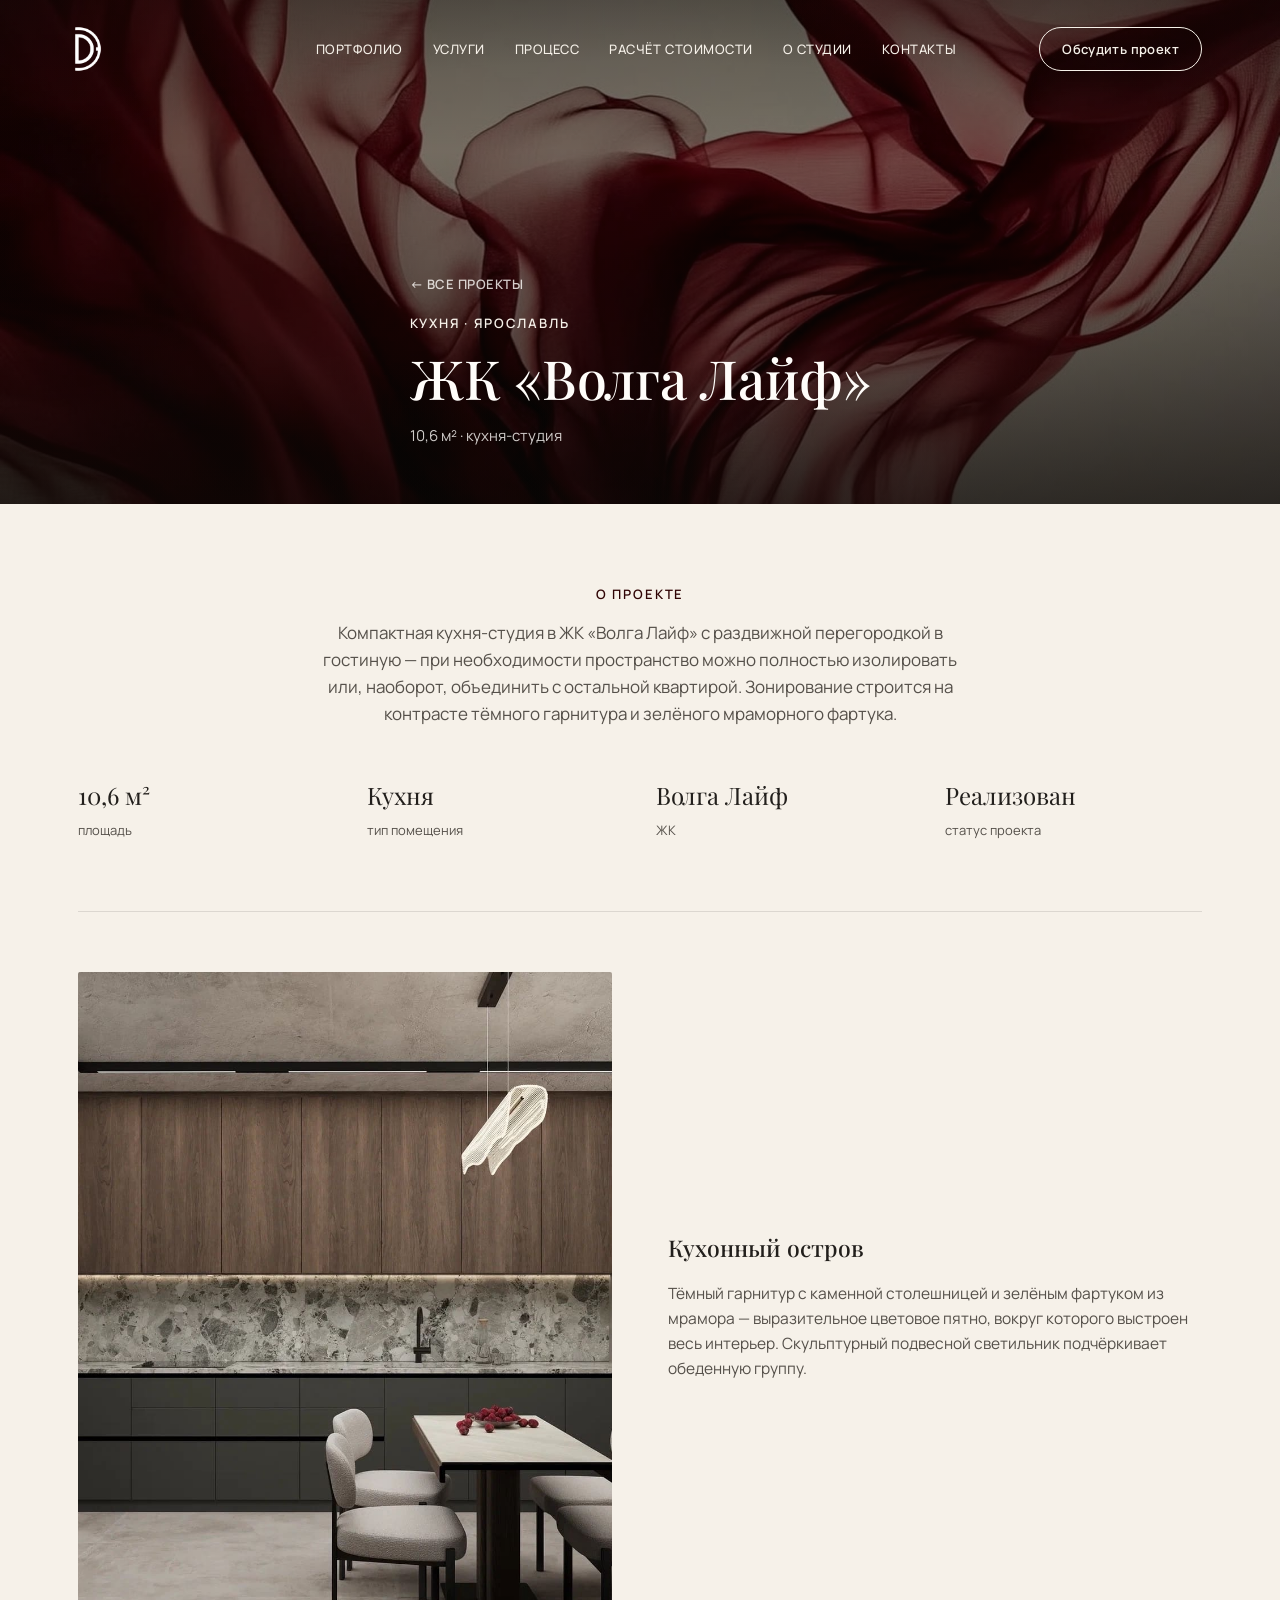
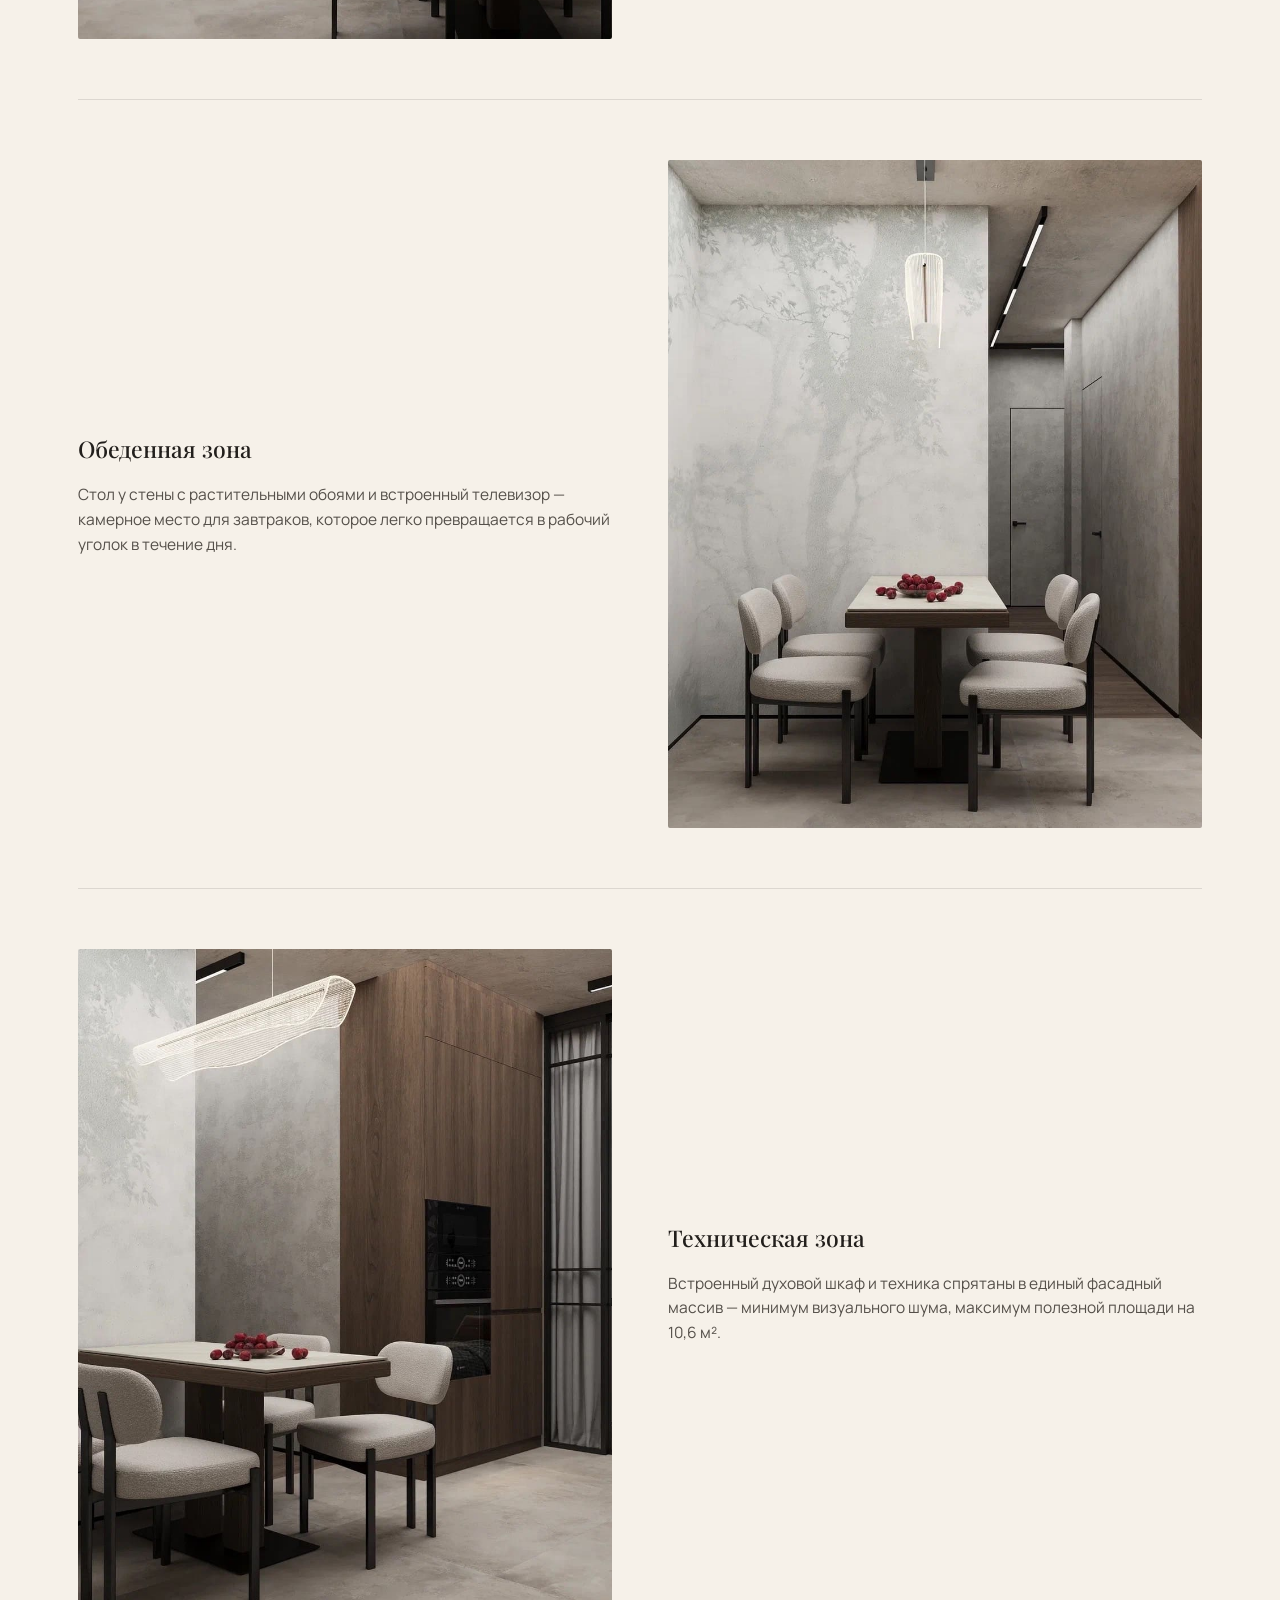
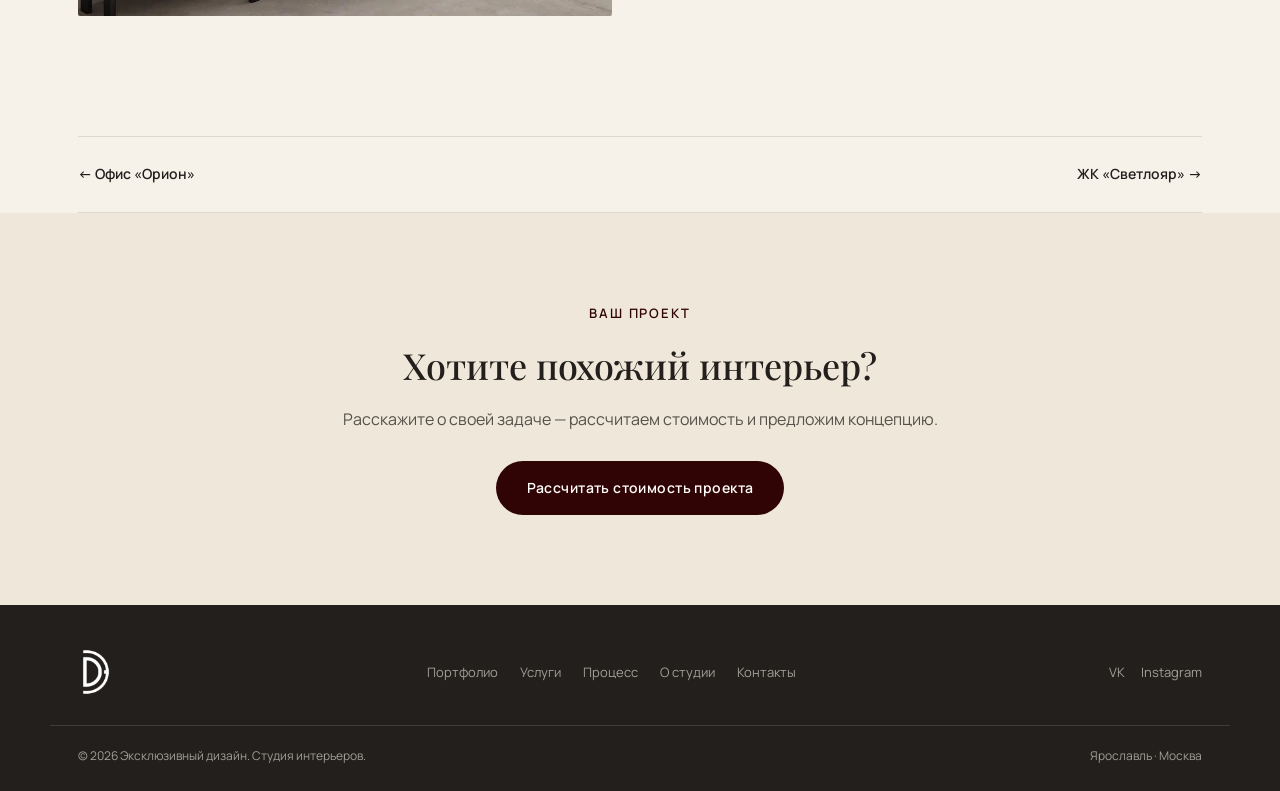
<file: volga-life.html>
<!DOCTYPE html>
<html lang="ru">
<head>
<meta charset="UTF-8">
<meta name="viewport" content="width=device-width, initial-scale=1.0">
<title>ЖК «Волга Лайф» — кухня 10,6 м² | Эксклюзивный дизайн</title>
<meta name="description" content="Дизайн-проект кухни 10,6 м² в ЖК «Волга Лайф», Ярославль — компактная кухня-студия с раздвижной перегородкой.">
<link rel="icon" type="image/png" href="assets/images/logo/logo.png">

<link rel="preconnect" href="https://fonts.googleapis.com">
<link rel="preconnect" href="https://fonts.gstatic.com" crossorigin>
<link href="https://fonts.googleapis.com/css2?family=Playfair+Display:ital,wght@0,400;0,500;0,600;0,700;1,400;1,500&family=Manrope:wght@400;500;600;700&display=swap" rel="stylesheet">
<link rel="stylesheet" href="css/style.css">
</head>
<body>

<!-- ============================= HEADER ============================= -->
<header class="site-header" id="siteHeader">
  <div class="wrap header-inner">
    <a href="index.html" class="logo" aria-label="Эксклюзивный дизайн — на главную">
      <span class="logo-icon"><img src="assets/images/logo/logo.png" alt="Эксклюзивный дизайн"></span>
    </a>

    <nav class="main-nav" id="mainNav">
      <a href="portfolio.html">Портфолио</a>
      <a href="index.html#services">Услуги</a>
      <a href="index.html#process">Процесс</a>
      <a href="index.html#calculator">Расчёт стоимости</a>
      <a href="index.html#about">О студии</a>
      <a href="index.html#contact">Контакты</a>
      <a href="index.html#calculator" class="btn btn-accent btn-small nav-cta">Обсудить проект</a>
    </nav>

    <div class="header-actions">
      <a href="index.html#calculator" class="btn btn-ghost btn-small header-cta">Обсудить проект</a>
      <button class="nav-toggle" id="navToggle" aria-label="Открыть меню" aria-expanded="false">
        <span></span><span></span><span></span>
      </button>
    </div>
  </div>
</header>

<main>

  <!-- ============================= PAGE HERO ============================= -->
  <section class="page-hero">
    <div class="hero-media">
      <img class="hero-media-img" src="assets/images/misc/fabric-accent.jpg" alt="Эксклюзивный дизайн">
    </div>
    <div class="hero-vignette"></div>
    <div class="hero-scrim"></div>

    <div class="wrap page-hero-content">
      <a href="portfolio.html" class="page-back">← Все проекты</a>
      <span class="eyebrow">Кухня · Ярославль</span>
      <h1>ЖК «Волга Лайф»</h1>
      <p class="page-meta">10,6 м² · кухня-студия</p>
    </div>
  </section>

  <!-- ========================= INTRO ========================= -->
  <section class="project-intro">
    <div class="wrap project-intro-inner">
      <span class="eyebrow eyebrow-center">О проекте</span>
      <p>Компактная кухня-студия в ЖК «Волга Лайф» с раздвижной перегородкой
         в гостиную — при необходимости пространство можно полностью
         изолировать или, наоборот, объединить с остальной квартирой.
         Зонирование строится на контрасте тёмного гарнитура и
         зелёного мраморного фартука.</p>
    </div>
  </section>

  <!-- ========================= META ========================= -->
  <section class="project-meta-row">
    <div class="wrap trust-grid">
      <div class="trust-item">
        <span class="trust-num">10,6 м²</span>
        <span class="trust-label">площадь</span>
      </div>
      <div class="trust-item">
        <span class="trust-num">Кухня</span>
        <span class="trust-label">тип помещения</span>
      </div>
      <div class="trust-item">
        <span class="trust-num">Волга Лайф</span>
        <span class="trust-label">ЖК</span>
      </div>
      <div class="trust-item">
        <span class="trust-num">Реализован</span>
        <span class="trust-label">статус проекта</span>
      </div>
    </div>
  </section>

  <!-- ========================= ROOMS ========================= -->
  <section class="room-list">
    <div class="wrap">

      <div class="room-grid">
        <div class="room-photo">
          <img src="assets/images/portfolio/kitchen-1.jpg" alt="Кухня, ЖК «Волга Лайф» — кухонный гарнитур и обеденная зона">
        </div>
        <div class="room-text">
          <h3>Кухонный остров</h3>
          <p>Тёмный гарнитур с каменной столешницей и зелёным фартуком из
             мрамора — выразительное цветовое пятно, вокруг которого выстроен
             весь интерьер. Скульптурный подвесной светильник подчёркивает
             обеденную группу.</p>
        </div>
      </div>

      <div class="room-grid is-reverse">
        <div class="room-photo">
          <img src="assets/images/portfolio/kitchen-2.jpg" alt="Кухня, ЖК «Волга Лайф» — обеденный стол у стены">
        </div>
        <div class="room-text">
          <h3>Обеденная зона</h3>
          <p>Стол у стены с растительными обоями и встроенный телевизор —
             камерное место для завтраков, которое легко превращается в
             рабочий уголок в течение дня.</p>
        </div>
      </div>

      <div class="room-grid">
        <div class="room-photo">
          <img src="assets/images/portfolio/kitchen-3.jpg" alt="Кухня, ЖК «Волга Лайф» — встроенная техника">
        </div>
        <div class="room-text">
          <h3>Техническая зона</h3>
          <p>Встроенный духовой шкаф и техника спрятаны в единый фасадный
             массив — минимум визуального шума, максимум полезной площади
             на 10,6 м².</p>
        </div>
      </div>

    </div>
  </section>

  <!-- ========================= PROJECT NAV ========================= -->
  <section class="wrap">
    <div class="project-nav">
      <a href="office.html">← Офис «Орион»</a>
      <a href="svetloyar.html">ЖК «Светлояр» →</a>
    </div>
  </section>

  <!-- ========================= CTA ========================= -->
  <section class="project-cta">
    <div class="wrap">
      <span class="eyebrow eyebrow-center">Ваш проект</span>
      <h2>Хотите похожий интерьер?</h2>
      <p>Расскажите о своей задаче — рассчитаем стоимость и предложим концепцию.</p>
      <a href="index.html#calculator" class="btn btn-accent">Рассчитать стоимость проекта</a>
    </div>
  </section>

</main>

<!-- ============================= FOOTER ============================= -->
<footer class="site-footer">
  <div class="wrap footer-inner">
    <a href="index.html" class="logo footer-logo">
      <span class="logo-icon"><img src="assets/images/logo/logo.png" alt="Эксклюзивный дизайн"></span>
    </a>

    <nav class="footer-nav">
      <a href="portfolio.html">Портфолио</a>
      <a href="index.html#services">Услуги</a>
      <a href="index.html#process">Процесс</a>
      <a href="index.html#about">О студии</a>
      <a href="index.html#contact">Контакты</a>
    </nav>

    <div class="footer-social">
      <a href="https://vk.ru/exclusiveproject76" target="_blank" rel="noopener">VK</a>
      <a href="https://www.instagram.com/exclusive_design76" target="_blank" rel="noopener">Instagram</a>
    </div>
  </div>
  <div class="wrap footer-bottom">
    <span>© 2026 Эксклюзивный дизайн. Студия интерьеров.</span>
    <span>Ярославль · Москва</span>
  </div>
</footer>

<script src="js/main.js"></script>
</body>
</html>
</file>
<file: css/style.css>
/* ===================================================================
   EXCLUSIVE PROJECT — дизайн-студия интерьеров
   Палитра: тёплая слоновая кость + графитовый текст + акцент "глина"
   Шрифты: Playfair Display (заголовки) / Manrope (текст)
   Leotaro — кастомный шрифт студии, подключён ниже, используется
   только в заголовке hero (assets/fonts/Leotaro-Regular.otf)
   =================================================================== */

@font-face{
  font-family: "Leotaro";
  src: url("../assets/fonts/Leotaro-Regular.otf") format("opentype");
  font-weight: 400;
  font-style: normal;
  font-display: swap;
}

:root{
  --ivory:        #f6f1e9;
  --ivory-deep:    #efe7d9;
  --charcoal:      #221f1c;
  --charcoal-soft: #55504a;
  --clay:          #300405;
  --clay-deep:     #200203;
  --olive:         #6b6a4f;
  --line:          rgba(34,31,28,0.12);
  --white:         #fffdfa;

  --font-display: "Playfair Display", Georgia, serif;
  --font-body: "Manrope", "Segoe UI", sans-serif;

  --container: 1180px;
  --radius: 2px;
}

*{ box-sizing: border-box; }
html{ scroll-behavior: smooth; }
body{
  margin:0;
  background: var(--ivory);
  color: var(--charcoal);
  font-family: var(--font-body);
  font-size: 16px;
  line-height: 1.6;
  -webkit-font-smoothing: antialiased;
}
img{ max-width:100%; display:block; }
a{ color:inherit; text-decoration:none; }
ul, ol{ margin:0; padding:0; list-style:none; }
h1,h2,h3{ font-family: var(--font-display); font-weight:500; margin:0; }
p{ margin:0; }
button{
  font-family:inherit;
  cursor:pointer;
  -webkit-appearance: none;
  appearance: none;
  color: inherit;
  accent-color: var(--clay);
}
input, textarea{ font-family:inherit; }

.wrap{
  max-width: var(--container);
  margin: 0 auto;
  padding: 0 28px;
}

.eyebrow{
  display:block;
  font-size: 13px;
  letter-spacing: .14em;
  text-transform: uppercase;
  color: var(--clay);
  font-weight: 600;
  margin-bottom: 14px;
}
.eyebrow-center{ text-align:center; }

.section-head{ max-width: 640px; margin-bottom: 48px; }
.section-head h2{ font-size: clamp(28px, 4vw, 40px); line-height:1.15; }
.section-lead{ margin-top:14px; color: var(--charcoal-soft); font-size: 16px; }

/* ---------- buttons ---------- */
.btn{
  display:inline-flex;
  align-items:center;
  justify-content:center;
  padding: 15px 30px;
  font-size: 14px;
  letter-spacing:.03em;
  font-weight:600;
  border-radius: 999px;
  border: 1px solid transparent;
  transition: all .25s ease;
}
.btn-small{ padding: 11px 22px; font-size:13px; }
.btn-accent{
  background: var(--clay);
  color: var(--white);
}
.btn-accent:hover{ background: var(--clay-deep); }
.btn-ghost{
  background: transparent;
  border-color: currentColor;
  color: var(--charcoal);
}
.btn-ghost:hover{ background: rgba(34,31,28,0.06); }

/* ---------- placeholder photo blocks ---------- */
.ph-photo{
  position: relative;
  overflow:hidden;
  background:
    linear-gradient(135deg, #ded2ba 0%, #cdbd9d 45%, #b9a884 100%);
  border-radius: var(--radius);
}
.ph-photo-inner{
  position:absolute; inset:0;
  background-image:
    repeating-linear-gradient(45deg, rgba(255,255,255,0.08) 0 2px, transparent 2px 14px);
}
.ph-photo::after{
  content: attr(data-note);
  position:absolute;
  left:14px; right:14px; bottom:12px;
  font-size: 11px;
  line-height:1.4;
  color: rgba(34,31,28,0.55);
  background: rgba(255,253,250,0.7);
  padding: 6px 9px;
  border-radius: var(--radius);
  font-family: var(--font-body);
}

/* ============================= HEADER ============================= */
.site-header{
  position: fixed;
  top:0; left:0; right:0;
  z-index: 100;
  padding: 22px 0;
  --hdr-fg: var(--ivory);
  --hdr-fg-soft: rgba(246,241,233,0.7);
  color: var(--hdr-fg);
  transition: background .3s ease, padding .3s ease, box-shadow .3s ease, color .3s ease;
}
.site-header.is-scrolled{
  background: rgba(246,241,233,0.92);
  backdrop-filter: blur(8px);
  padding: 12px 0;
  box-shadow: 0 1px 0 var(--line);
  --hdr-fg: var(--charcoal);
  --hdr-fg-soft: var(--charcoal-soft);
}
.site-header .wrap{ padding-left: 20px; }
.header-inner{
  display:grid;
  grid-template-columns: 1fr auto 1fr;
  align-items:center;
  gap: 16px;
}
.header-inner .logo{ justify-self:start; }
.header-inner .main-nav{ justify-self:center; }
.header-inner .header-actions{ justify-self:end; }
.logo{ display:flex; align-items:center; gap:12px; }
.logo-text{ display:flex; flex-direction:column; line-height:1; }
.logo-icon{ flex-shrink:0; height: 54px; display:flex; align-items:center; }
.logo-icon img{ height:100%; width:auto; display:block; }
.site-header .logo-icon img{
  filter: brightness(0) invert(1);
  transition: filter .3s ease;
}
.site-header.is-scrolled .logo-icon img{ filter: none; }
.site-footer .logo-icon img{ filter: brightness(0) invert(1); }
.logo-mark{
  font-family: var(--font-display);
  font-size: 20px;
  letter-spacing:.04em;
  color: var(--hdr-fg);
}
.logo-mark-accent{ color: var(--clay); font-weight:400; }
.logo-sub{
  font-size: 10px;
  letter-spacing:.12em;
  text-transform: uppercase;
  color: var(--hdr-fg-soft);
  margin-top:4px;
}
.main-nav{ display:flex; align-items:center; gap: 30px; }
.main-nav a:not(.btn){
  font-size: 13px;
  font-weight:500;
  letter-spacing:.04em;
  text-transform: uppercase;
  color: var(--hdr-fg);
  position: relative;
}
.main-nav a:not(.btn)::after{
  content:"";
  position:absolute; left:0; bottom:-6px;
  width:0; height:1px; background: var(--clay);
  transition: width .25s ease;
}
.main-nav a:not(.btn):hover::after{ width:100%; }
.nav-cta{ display:none; }

.header-actions{ display:flex; align-items:center; gap:18px; }
.header-cta{
  color: var(--hdr-fg);
  border-color: var(--hdr-fg);
}
.header-cta:hover{ background: rgba(255,253,250,0.12); }
.site-header.is-scrolled .header-cta:hover{ background: rgba(34,31,28,0.06); }
.nav-toggle{
  display:none;
  flex-direction:column;
  justify-content:center;
  gap:5px;
  width:34px; height:34px;
  background:none; border:none;
}
.nav-toggle span{ display:block; height:2px; background: var(--hdr-fg); transition: background .3s ease; }

/* ============================= HERO ============================= */
.hero{
  position:relative;
  min-height: 100vh;
  display:flex;
  align-items:center;
  justify-content:center;
  overflow:hidden;
  padding: 140px 0 80px;
}
.hero-media{
  position:absolute; inset:0;
  border-radius:0;
  background:
    radial-gradient(ellipse 70% 55% at 50% 26%, rgba(126,99,72,0.5), transparent 65%),
    linear-gradient(180deg, #15110e 0%, #241b14 28%, #3c2c1e 52%, #1a1410 100%);
}
.hero-media-img{
  position:absolute; inset:0;
  width:100%; height:100%;
  object-fit:cover; object-position:center 42%;
  filter: brightness(0.56) saturate(0.85) contrast(1.05);
}
.hero-vignette{
  position:absolute; inset:0;
  background: radial-gradient(ellipse 120% 85% at 50% 42%, transparent 35%, rgba(8,6,5,0.6) 100%);
  pointer-events:none;
}
.hero-scrim{
  position:absolute; inset:0;
  background: linear-gradient(180deg, rgba(10,8,6,0.35) 0%, rgba(10,8,6,0.15) 30%, rgba(10,8,6,0.55) 100%);
}
.hero-content{
  position:relative;
  z-index:2;
  color: var(--white);
  display:flex;
  flex-direction:column;
  align-items:center;
  text-align:center;
}
.city-toggle{
  display:inline-flex;
  border: 1px solid rgba(255,253,250,0.4);
  border-radius: 999px;
  padding: 4px;
  margin-bottom: 30px;
}
.city-btn{
  background:none; border:none;
  color: rgba(255,253,250,0.75);
  font-size: 13px;
  font-weight:600;
  padding: 7px 18px;
  border-radius: 999px;
  transition: all .2s ease;
}
.city-btn.is-active{ background: var(--white); color: var(--charcoal); }

.hero-eyebrow{
  display:block;
  font-size: 12.5px;
  letter-spacing: .32em;
  text-transform: uppercase;
  font-weight: 500;
  color: rgba(246,241,233,0.72);
  margin-bottom: 26px;
}
.hero-title{
  font-family: "Leotaro", var(--font-display);
  font-size: clamp(32px, 5.6vw, 62px);
  line-height: 1.26;
  font-weight: 400;
  letter-spacing: .015em;
  text-transform: uppercase;
  max-width: 860px;
}
.hero-sub{
  margin-top: 26px;
  max-width: 480px;
  font-size: 16px;
  color: rgba(255,253,250,0.8);
}
.hero-actions{
  display:flex; gap:16px; flex-wrap:wrap;
  justify-content:center;
  margin-top: 36px;
}
.hero .btn-ghost{ color: var(--white); border-color: rgba(255,253,250,0.55); }
.hero .btn-ghost:hover{ background: rgba(255,253,250,0.12); }

.scroll-cue{
  position:absolute;
  right: 28px; bottom: 28px;
  z-index:2;
  display:flex; align-items:center; gap:10px;
  color: var(--white);
  font-size: 11px;
  letter-spacing:.12em;
  text-transform:uppercase;
  writing-mode: vertical-rl;
}
.scroll-cue i{
  display:block; width:1px; height:46px;
  background: rgba(255,253,250,0.6);
}

/* ============================= TRUST ============================= */
.trust{ padding: 56px 0; border-bottom: 1px solid var(--line); }
.trust-grid{
  display:grid;
  grid-template-columns: repeat(4, 1fr);
  gap: 32px;
}
.trust-item{ display:flex; flex-direction:column; gap:6px; }
.trust-num{ font-family: var(--font-display); font-size: 24px; }
.trust-label{ font-size: 13px; color: var(--charcoal-soft); }

/* ============================= PHILOSOPHY ============================= */
.philosophy{ padding: 130px 0; background: var(--clay); color: var(--white); }
.philosophy .eyebrow{ color: var(--ivory); }
.philosophy-inner{ max-width: 760px; margin:0 auto; text-align:center; }
.philosophy-quote{
  font-family: var(--font-display);
  font-style: italic;
  color: var(--white);
  font-size: clamp(24px, 3.4vw, 34px);
  line-height:1.4;
  margin:0;
}
.philosophy-sign{ margin-top: 26px; color: rgba(255,253,250,0.72); font-size:14px; letter-spacing:.06em; text-transform:uppercase; }

/* ============================= FEATURE CARDS ============================= */
.services{ padding: 130px 0; }
.cards-grid{
  display:grid;
  grid-template-columns: repeat(3, 1fr);
  gap: 1px;
  background: var(--line);
  border: 1px solid var(--line);
}
.feature-card{
  background: var(--ivory);
  padding: 40px 34px;
}
.feature-num{ font-family: var(--font-display); color: var(--clay); font-size:15px; }
.feature-card h3{ font-size: 20px; margin: 18px 0 12px; }
.feature-card p{ color: var(--charcoal-soft); font-size: 14.5px; }

/* ============================= PROCESS / TIMELINE ============================= */
.process{ padding: 130px 0; background: var(--charcoal); color: var(--ivory); }
.process .section-lead{ color: rgba(246,241,233,0.65); }
.process .eyebrow{ color: var(--ivory); }
.timeline{ display:flex; flex-direction:column; }
.timeline-step{
  display:grid;
  grid-template-columns: 90px 1fr;
  gap: 24px;
  padding: 30px 0;
  border-top: 1px solid rgba(246,241,233,0.14);
}
.timeline-step:last-child{ border-bottom: 1px solid rgba(246,241,233,0.14); }
.timeline-marker span{
  font-family: var(--font-display);
  font-size: 34px;
  color: rgba(246,241,233,0.3);
}
.timeline-body h3{ font-size: 21px; color: var(--ivory); }
.timeline-time{
  display:inline-block;
  margin: 8px 0 10px;
  font-size: 12px;
  font-weight:700;
  letter-spacing:.06em;
  text-transform:uppercase;
  color: var(--ivory);
}
.timeline-body p{ color: rgba(246,241,233,0.72); font-size: 14.5px; max-width: 620px; }

/* ============================= CALCULATOR ============================= */
.calculator{ padding: 130px 0; }
.calc-wrap{ display:grid; grid-template-columns: 1fr 1fr; gap: 64px; align-items:start; }
.calc-head{ margin-bottom:0; }
.calc-form{
  background: transparent;
  border: 1px solid var(--line);
  padding: 40px;
  border-radius: var(--radius);
}
.calc-step{ display:none; }
.calc-step.is-active{ display:block; }
.calc-step-label{
  display:block;
  font-size: 12px;
  letter-spacing:.08em;
  text-transform:uppercase;
  color: var(--charcoal-soft);
  margin-bottom: 20px;
}
.calc-options{ display:flex; gap: 12px; flex-wrap:wrap; }
.calc-options-vert{ flex-direction:column; }
.calc-option{
  flex:1;
  min-width: 130px;
  padding: 16px 22px;
  border: 1px solid var(--line);
  background: transparent;
  border-radius: 999px;
  font-size: 14px;
  font-weight:600;
  text-align:left;
  transition: all .2s ease;
}
.calc-option:hover{ border-color: var(--clay); }
.calc-option.is-selected{ border-color: var(--clay); background: rgba(48,4,5,0.08); color: var(--clay-deep); }

.calc-range{ display:flex; flex-direction:column; gap: 14px; }
.calc-range input[type="range"]{ width:100%; accent-color: var(--clay); }
.calc-range output{ font-family: var(--font-display); font-size: 22px; }

.calc-nav{ display:flex; justify-content:space-between; margin-top: 26px; }
.calc-result{
  display:flex; flex-direction:column; gap:6px;
  padding: 22px;
  background: var(--ivory-deep);
  border-radius: var(--radius);
  margin-bottom: 24px;
}
.calc-result-label{ font-size:12px; text-transform:uppercase; letter-spacing:.08em; color: var(--charcoal-soft); }
.calc-result-value{ font-family: var(--font-display); font-size: 26px; color: var(--clay-deep); }
.calc-result-note{ font-size:12px; color: var(--charcoal-soft); }
.calc-fields{ display:flex; flex-direction:column; gap: 12px; margin-bottom:6px; }
.calc-fields input{
  padding: 14px 16px;
  border: 1px solid var(--line);
  border-radius: var(--radius);
  background: transparent;
  font-size: 14px;
}
.calc-disclaimer{ margin-top:14px; font-size:11.5px; color: var(--charcoal-soft); }

/* ============================= PORTFOLIO ============================= */
.portfolio{ padding: 130px 0; }
.portfolio-filters{ display:flex; gap: 10px; margin-bottom: 40px; flex-wrap:wrap; }
.filter-btn{
  padding: 10px 20px;
  border: 1px solid var(--line);
  background: transparent;
  border-radius: 999px;
  font-size: 13px;
  font-weight:600;
}
.filter-btn.is-active{ background: var(--charcoal); color: var(--ivory); border-color: var(--charcoal); }
.portfolio-grid{
  display:grid;
  grid-template-columns: repeat(3, 1fr);
  gap: 28px;
}
.portfolio-card{ display:none; }
.portfolio-card.is-visible{ display:block; }
.portfolio-photo{ aspect-ratio: 4/5; }

.portfolio-gallery{
  position: relative;
  overflow: hidden;
  border-radius: var(--radius);
  background: var(--ivory-deep);
}
.gallery-img{
  position:absolute; inset:0;
  width:100%; height:100%;
  object-fit: cover;
  opacity:0;
  transition: opacity .35s ease;
}
.gallery-img.is-active{ opacity:1; }
.gallery-nav{
  position:absolute;
  top:50%; transform: translateY(-50%);
  width:34px; height:34px;
  border-radius:50%;
  border:none;
  background: rgba(34,31,28,0.45);
  color: var(--white);
  font-size:18px;
  line-height:1;
  display:flex; align-items:center; justify-content:center;
  opacity:0;
  transition: opacity .2s ease, background .2s ease;
  z-index: 2;
}
.portfolio-gallery:hover .gallery-nav{ opacity:1; }
.gallery-nav:hover{ background: rgba(34,31,28,0.75); }
.gallery-prev{ left:10px; }
.gallery-next{ right:10px; }
.gallery-dots{
  position:absolute;
  left:0; right:0; bottom:14px;
  display:flex; justify-content:center; gap:6px;
  z-index:2;
}
.gallery-dots .dot{
  width:6px; height:6px;
  border-radius:50%;
  background: rgba(255,253,250,0.5);
  cursor:pointer;
  transition: background .2s ease, transform .2s ease;
}
.gallery-dots .dot.is-active{ background: var(--white); transform: scale(1.3); }

.portfolio-info{ padding-top: 16px; }
.portfolio-info h3{ font-size: 18px; }
.portfolio-info h3 a{ color: inherit; }
.portfolio-info h3 a:hover{ color: var(--clay); }
.portfolio-info span{ display:block; margin-top:4px; font-size:13px; color: var(--charcoal-soft); }
.portfolio-link{
  display:inline-block;
  margin-top:10px;
  font-size:13px;
  font-weight:600;
  color: var(--clay);
  border-bottom: 1px solid currentColor;
  padding-bottom:2px;
}
.portfolio-link:hover{ color: var(--clay-deep); }
.portfolio-more{ text-align:center; margin-top: 56px; }

/* ============================= PAGE HERO (subpages) ============================= */
.page-hero{
  position:relative;
  min-height: 56vh;
  display:flex;
  align-items:flex-end;
  overflow:hidden;
  padding: 150px 0 56px;
}
.page-hero-content{
  position:relative;
  z-index:2;
  color: var(--white);
  max-width: 760px;
}
.page-hero .eyebrow{ color: var(--ivory); }
.page-hero-content h1{
  color: var(--white);
  font-size: clamp(32px, 5vw, 54px);
  line-height: 1.12;
}
.page-meta{
  margin-top: 16px;
  color: rgba(255,253,250,0.8);
  font-size: 15px;
}
.page-back{
  position:relative;
  z-index:2;
  display:inline-block;
  margin-bottom: 18px;
  font-size: 13px;
  font-weight:600;
  letter-spacing:.04em;
  text-transform:uppercase;
  color: rgba(255,253,250,0.8);
}
.page-back:hover{ color: var(--white); }

/* ============================= PROJECT INTRO & META ============================= */
.project-intro{ padding: 80px 0 0; }
.project-intro-inner{ max-width: 720px; margin:0 auto; text-align:center; }
.project-intro-inner p{ font-size: 17px; color: var(--charcoal-soft); margin-top: 14px; }
.project-meta-row{ padding: 48px 0 70px; }

/* ============================= ROOM-BY-ROOM BLOCKS ============================= */
.room-list{ padding-bottom: 60px; }
.room-grid{
  display:grid;
  grid-template-columns: 1fr 1fr;
  gap: 56px;
  align-items:center;
  padding: 60px 0;
  border-top: 1px solid var(--line);
}
.room-grid.is-reverse .room-photo{ order: 2; }
.room-photo{ aspect-ratio: 4/5; overflow:hidden; border-radius: var(--radius); }
.room-photo img{ width:100%; height:100%; object-fit:cover; display:block; }
.room-text h3{ font-size: 23px; }
.room-text p{ margin-top: 14px; color: var(--charcoal-soft); font-size: 15.5px; }

/* ============================= PROJECT CTA BAND ============================= */
.project-cta{
  padding: 90px 0;
  text-align:center;
  background: var(--ivory-deep);
}
.project-cta h2{ font-size: clamp(26px, 3.4vw, 36px); }
.project-cta p{ margin-top:12px; color: var(--charcoal-soft); }
.project-cta .btn{ margin-top: 28px; }
.project-nav{
  display:flex; justify-content:space-between; align-items:center;
  padding: 26px 0; border-top:1px solid var(--line); border-bottom:1px solid var(--line);
  font-size: 14px; font-weight:600;
}
.project-nav a:hover{ color: var(--clay); }

/* ============================= PARTNERS ============================= */
.partners{ padding: 80px 0; border-top: 1px solid var(--line); border-bottom: 1px solid var(--line); }
.partners-row{
  display:flex; justify-content:center; gap: 56px; flex-wrap:wrap; margin-top: 30px;
}
.partner-mark{
  font-family: var(--font-display);
  font-size: 20px;
  letter-spacing:.08em;
  color: var(--charcoal);
}
.partner-mark.ph-mark{ color: var(--charcoal-soft); font-family: var(--font-body); font-size:13px; text-transform:uppercase; letter-spacing:.06em; border: 1px dashed var(--line); padding: 8px 14px; border-radius: var(--radius); }

/* ============================= TESTIMONIALS ============================= */
.testimonials{ padding: 130px 0; background: var(--ivory-deep); }
.testi-track{
  display:flex;
  gap: 28px;
  overflow-x:auto;
  scroll-snap-type: x mandatory;
  padding-bottom: 10px;
}
.testi-card{
  scroll-snap-align:start;
  flex: 0 0 min(480px, 85%);
  background: var(--white);
  padding: 34px;
  border-radius: var(--radius);
  margin:0;
}
.testi-card p{ font-family: var(--font-display); font-style: italic; font-size: 18px; line-height:1.5; }
.testi-card cite{ display:block; margin-top:18px; font-size:13px; color: var(--charcoal-soft); }
.testi-nav{ display:flex; gap:10px; margin-top: 26px; }
.testi-nav button{
  width:42px; height:42px;
  border: 1px solid var(--line);
  background: transparent;
  border-radius:50%;
  font-size:16px;
}
.testi-nav button:hover{ border-color: var(--clay); color: var(--clay); }

/* ============================= ABOUT ============================= */
.about{ padding: 130px 0; }
.about-inner{ display:grid; grid-template-columns: minmax(280px, 420px) 1fr; gap: 64px; align-items:center; }
.about-photo{
  aspect-ratio: 853/1280;
  overflow: hidden;
  border-radius: var(--radius);
}
.about-photo img{ width:100%; height:100%; object-fit:cover; display:block; }
.about-text p{ color: var(--charcoal-soft); margin-top: 18px; font-size: 15.5px; }
.about-text h2{ font-size: clamp(28px,4vw,38px); margin-bottom: 8px; }

/* ============================= CONTACT ============================= */
.contact{ padding: 130px 0; background: var(--charcoal); color: var(--ivory); }
.contact .section-lead{ color: rgba(246,241,233,0.65); }
.contact .eyebrow{ color: var(--ivory); }
.contact-grid{
  display:grid;
  grid-template-columns: 1fr 1fr 1.4fr;
  gap: 40px;
}
.contact-city h3{ color: var(--ivory); font-size: 20px; margin-bottom: 14px; }
.contact-detail{ display:block; font-size: 14px; color: rgba(246,241,233,0.72); margin-bottom:8px; }
.contact-link:hover{ color: var(--clay); }
.contact-form{ display:flex; flex-direction:column; gap: 12px; }
.contact-form input, .contact-form textarea{
  padding: 14px 16px;
  background: rgba(246,241,233,0.06);
  border: 1px solid rgba(246,241,233,0.22);
  color: var(--ivory);
  border-radius: var(--radius);
  font-size: 14px;
}
.contact-form input::placeholder, .contact-form textarea::placeholder{ color: rgba(246,241,233,0.45); }
.contact-social{ display:flex; gap: 24px; margin-top: 56px; }
.contact-social a{
  font-size: 13px; letter-spacing:.06em; text-transform:uppercase;
  border-bottom: 1px solid rgba(246,241,233,0.4);
  padding-bottom: 4px;
}
.contact-social a:hover{ border-color: var(--clay); color: var(--clay); }

/* ============================= FOOTER ============================= */
.site-footer{ background: var(--charcoal); color: rgba(246,241,233,0.6); padding: 40px 0 26px; }
.footer-inner{ display:flex; align-items:center; justify-content:space-between; flex-wrap:wrap; gap: 24px; padding-bottom: 26px; border-bottom: 1px solid rgba(246,241,233,0.14); }
.footer-logo .logo-mark{ color: var(--ivory); }
.footer-nav{ display:flex; gap: 22px; flex-wrap:wrap; }
.footer-nav a{ font-size: 13px; }
.footer-nav a:hover{ color: var(--clay); }
.footer-social{ display:flex; gap: 16px; }
.footer-social a{ font-size:13px; }
.footer-social a:hover{ color: var(--clay); }
.footer-bottom{ display:flex; justify-content:space-between; flex-wrap:wrap; gap:10px; margin-top: 20px; font-size: 12px; }

/* ============================= SCROLL REVEAL ============================= */
[data-reveal]{ opacity:0; transform: translateY(24px); transition: opacity .7s ease, transform .7s ease; }
[data-reveal].is-visible{ opacity:1; transform:none; }

/* ============================= RESPONSIVE ============================= */
@media (max-width: 980px){
  .main-nav{ display:none; }
  .nav-toggle{ display:flex; }
  .header-cta{ display:none; }
  .logo-icon{ height: 42px; }
  .trust-grid{ grid-template-columns: repeat(2,1fr); }
  .cards-grid{ grid-template-columns: repeat(2,1fr); }
  .calc-wrap{ grid-template-columns: 1fr; }
  .portfolio-grid{ grid-template-columns: repeat(2,1fr); }
  .about-inner{ grid-template-columns: 1fr; }
  .contact-grid{ grid-template-columns: 1fr; }
  .room-grid{ grid-template-columns: 1fr; gap: 24px; }
  .room-grid.is-reverse .room-photo{ order: 0; }
}

@media (max-width: 620px){
  .wrap{ padding: 0 20px; }
  .cards-grid{ grid-template-columns: 1fr; }
  .portfolio-grid{ grid-template-columns: 1fr; }
  .trust-grid{ grid-template-columns: 1fr 1fr; gap: 24px; }
  .partners-row{ gap: 24px; }

  .hero{ padding: 104px 0 28px; min-height: 100svh; }
  .city-toggle{ margin-bottom: 18px; }
  .hero-eyebrow{ margin-bottom: 14px; letter-spacing: .2em; }
  .hero-title{ line-height: 1.18; }
  .hero-sub{ margin-top: 14px; font-size: 14.5px; }
  .hero-actions{ margin-top: 20px; gap: 10px; }
  .hero-actions .btn{ padding: 13px 24px; font-size: 13px; }
  .scroll-cue{ display:none; }

  .page-hero{ padding: 104px 0 36px; min-height: 42vh; }
  .project-intro{ padding-top: 56px; }
  .project-meta-row{ padding: 32px 0 48px; }
}

/* mobile nav open state */
.main-nav.is-open{
  display:flex;
  position:absolute;
  top: 100%; left:0; right:0;
  background: var(--ivory);
  flex-direction:column;
  padding: 20px 28px 28px;
  border-top: 1px solid var(--line);
  gap: 16px;
}
.main-nav.is-open a:not(.btn){ color: var(--charcoal); }
.main-nav.is-open .nav-cta{
  display: inline-flex;
  margin-top: 6px;
  align-self: flex-start;
}
</file>
